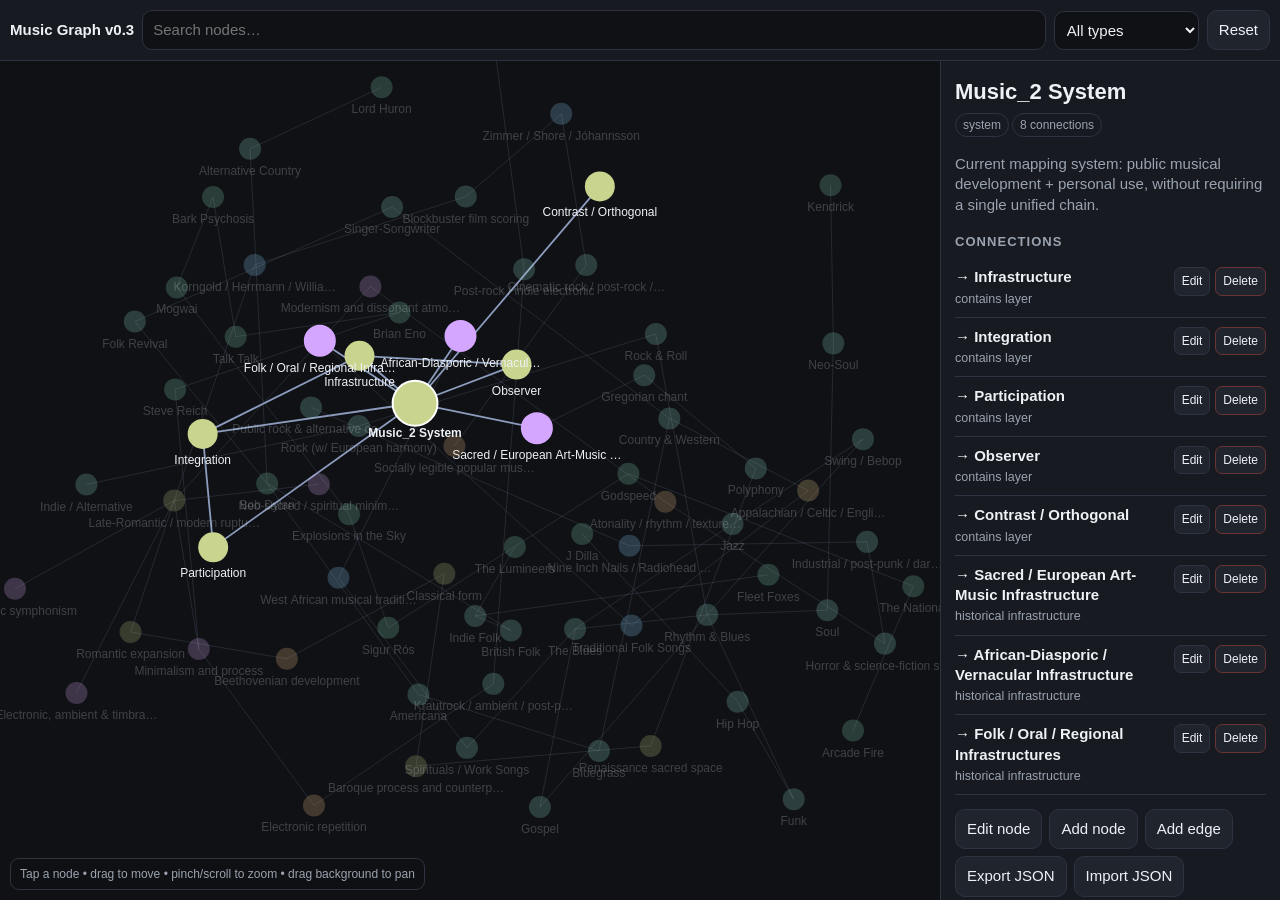
<file: index.html>
<!doctype html>
<html lang="en">
<head>
<meta charset="utf-8" />
<meta name="viewport" content="width=device-width,initial-scale=1,viewport-fit=cover" />
<title>Music Graph v0.3</title>
<style>
:root{--bg:#0f1115;--panel:#171a21;--panel2:#20242d;--text:#eef1f5;--muted:#9aa3af;--border:#2d3340;--accent:#8fb5ff;--danger:#ff8f8f;--ok:#8fd9b6}
*{box-sizing:border-box} body{margin:0;font:15px/1.35 -apple-system,BlinkMacSystemFont,"Segoe UI",sans-serif;background:var(--bg);color:var(--text);height:100dvh;overflow:hidden}
button,input,select,textarea{font:inherit;color:inherit} button{background:var(--panel2);border:1px solid var(--border);border-radius:10px;padding:9px 11px} button:active{transform:translateY(1px)}
#app{display:grid;grid-template-rows:auto 1fr;height:100dvh}.topbar{display:flex;gap:8px;align-items:center;padding:10px max(10px,env(safe-area-inset-right)) 10px max(10px,env(safe-area-inset-left));border-bottom:1px solid var(--border);background:var(--panel);z-index:5}.brand{font-weight:700;white-space:nowrap}.search{flex:1;min-width:80px;background:var(--bg);border:1px solid var(--border);border-radius:10px;padding:9px 10px}.topbar select{background:var(--bg);border:1px solid var(--border);border-radius:10px;padding:9px 8px;max-width:145px}
.main{display:grid;grid-template-columns:1fr 340px;min-height:0}.canvasWrap{position:relative;min-width:0;min-height:0}.canvasWrap canvas{width:100%;height:100%;display:block;touch-action:none}.hint{position:absolute;left:10px;bottom:10px;background:#0f1115cc;border:1px solid var(--border);border-radius:9px;padding:7px 9px;color:var(--muted);font-size:12px;pointer-events:none}.panel{border-left:1px solid var(--border);background:var(--panel);padding:14px;overflow:auto}.muted{color:var(--muted)}.pill{display:inline-block;border:1px solid var(--border);border-radius:999px;padding:3px 7px;margin:2px 3px 2px 0;font-size:12px;color:var(--muted)}.nodeTitle{font-size:22px;font-weight:700;margin:2px 0 4px}.section{margin-top:18px}.section h3{font-size:13px;text-transform:uppercase;letter-spacing:.08em;color:var(--muted);margin:0 0 8px}.edge{padding:9px 0;border-bottom:1px solid var(--border)}.edgeMain{display:flex;align-items:flex-start;justify-content:space-between;gap:8px}.edgeJump{min-width:0;flex:1;cursor:pointer}.edge b{display:block;font-weight:600}.edge small{color:var(--muted)}.edgeActions{display:flex;gap:5px;flex-shrink:0}.edgeActions button{padding:5px 7px;font-size:12px;border-radius:7px}.edgeSelected{background:#20242d;border-radius:8px;padding-left:7px;padding-right:7px}.toolbar{display:flex;flex-wrap:wrap;gap:7px;margin-top:14px}.status{font-size:12px;color:var(--muted);margin-top:8px}.form{display:grid;gap:8px}.form input,.form select,.form textarea{width:100%;background:var(--bg);border:1px solid var(--border);border-radius:9px;padding:9px}.form textarea{min-height:74px;resize:vertical}.tabs{display:flex;gap:6px;margin-bottom:12px}.tabs button.active{outline:2px solid var(--accent)}.danger{border-color:#6b3434}.ok{color:var(--ok)}
#drawerBtn{display:none}.modal{position:fixed;inset:0;background:#0008;display:none;align-items:flex-end;z-index:20}.modal.open{display:flex}.sheet{background:var(--panel);border-radius:18px 18px 0 0;width:100%;max-height:82dvh;overflow:auto;padding:16px 16px calc(16px + env(safe-area-inset-bottom))}.sheetHead{display:flex;align-items:center;justify-content:space-between;margin-bottom:12px}.sheetHead h2{margin:0;font-size:18px}
@media(max-width:760px){.main{grid-template-columns:1fr}.panel{display:none}.brand{font-size:13px}.topbar select{max-width:115px}#drawerBtn{display:block}.hint{bottom:8px}.topbar{gap:6px}.topbar button{padding:9px}.search{max-width:none}}

.canvasWrap canvas{position:absolute;inset:0;z-index:2}.fallbackGraph{position:absolute;inset:0;width:100%;height:100%;z-index:1;background:var(--bg)}
.fbedges line{stroke:#4c5567;stroke-width:1.2;opacity:.55}.fbnode circle{fill:#98a2b3;stroke:#0f1115;stroke-width:2}.fbnode text{fill:#d9dee7;font-size:11px;font-family:-apple-system,BlinkMacSystemFont,"Segoe UI",sans-serif}.fbnode.root circle{fill:#d7b56d}.fbnode.layer circle{fill:#91b5e8}.fbnode.artist circle{fill:#9bc7a7}.fbnode.style circle{fill:#c7a2cf}.fbnode.other circle{fill:#aaa}
.noScriptNote{position:absolute;left:12px;top:12px;z-index:3;background:#171a21e8;border:1px solid var(--border);border-radius:10px;padding:8px 10px;color:var(--muted);font-size:12px;max-width:310px}
</style>
</head>
<body>
<div id="app">
  <div class="topbar">
    <div class="brand">Music Graph v0.3</div>
    <input id="search" class="search" placeholder="Search nodes…" autocomplete="off" />
    <select id="typeFilter"><option value="">All types</option></select>
    <button id="resetBtn" title="Reset view">Reset</button>
    <button id="drawerBtn">Details</button>
  </div>
  <div class="main">
    <div class="canvasWrap"><svg id="fallbackGraph" class="fallbackGraph" viewBox="0 0 1400 1050" preserveAspectRatio="xMidYMid meet" role="img" aria-label="Music graph overview">
<g class="fbedges"><line x1="940.7" y1="666.2" x2="958.1" y2="701.2" /><line x1="940.7" y1="666.2" x2="970.9" y2="691.3" /><line x1="940.7" y1="666.2" x2="977.9" y2="677.0" /><line x1="940.7" y1="666.2" x2="942.2" y2="702.2" /><line x1="940.7" y1="666.2" x2="969.9" y2="654.1" /><line x1="942.2" y1="702.2" x2="958.1" y2="701.2" /><line x1="958.1" y1="701.2" x2="970.9" y2="691.3" /><line x1="970.9" y1="691.3" x2="977.9" y2="677.0" /><line x1="940.7" y1="666.2" x2="892.9" y2="668.8" /><line x1="940.7" y1="666.2" x2="1001.3" y2="578.1" /><line x1="940.7" y1="666.2" x2="856.9" y2="721.9" /><line x1="892.9" y1="668.8" x2="844.2" y2="663.2" /><line x1="844.2" y1="663.2" x2="796.6" y2="647.3" /><line x1="796.6" y1="647.3" x2="754.5" y2="612.7" /><line x1="754.5" y1="612.7" x2="716.8" y2="568.0" /><line x1="716.8" y1="568.0" x2="683.6" y2="515.6" /><line x1="683.6" y1="515.6" x2="655.7" y2="456.4" /><line x1="655.7" y1="456.4" x2="634.1" y2="390.4" /><line x1="634.1" y1="390.4" x2="616.6" y2="318.6" /><line x1="616.6" y1="318.6" x2="626.1" y2="292.0" /><line x1="616.6" y1="318.6" x2="675.0" y2="290.6" /><line x1="616.6" y1="318.6" x2="559.0" y2="335.1" /><line x1="616.6" y1="318.6" x2="591.0" y2="326.6" /><line x1="616.6" y1="318.6" x2="593.2" y2="296.4" /><line x1="616.6" y1="318.6" x2="596.2" y2="254.5" /><line x1="596.2" y1="254.5" x2="578.4" y2="197.3" /><line x1="578.4" y1="197.3" x2="563.2" y2="146.4" /><line x1="563.2" y1="146.4" x2="550.6" y2="103.0" /><line x1="550.6" y1="103.0" x2="541.5" y2="70.0" /><line x1="675.0" y1="290.6" x2="727.6" y2="263.0" /><line x1="727.6" y1="263.0" x2="775.0" y2="237.1" /><line x1="775.0" y1="237.1" x2="817.1" y2="213.6" /><line x1="817.1" y1="213.6" x2="853.1" y2="193.4" /><line x1="853.1" y1="193.4" x2="881.4" y2="178.3" /><line x1="559.0" y1="335.1" x2="605.3" y2="372.0" /><line x1="605.3" y1="372.0" x2="656.8" y2="396.7" /><line x1="656.8" y1="396.7" x2="704.8" y2="415.8" /><line x1="704.8" y1="415.8" x2="746.9" y2="430.6" /><line x1="746.9" y1="430.6" x2="780.2" y2="441.6" /><line x1="487.9" y1="313.1" x2="422.5" y2="288.3" /><line x1="422.5" y1="288.3" x2="360.9" y2="259.7" /><line x1="360.9" y1="259.7" x2="304.3" y2="230.7" /><line x1="304.3" y1="230.7" x2="252.7" y2="201.8" /><line x1="252.7" y1="201.8" x2="205.8" y2="173.4" /><line x1="205.8" y1="173.4" x2="163.8" y2="145.9" /><line x1="163.8" y1="145.9" x2="127.0" y2="120.1" /><line x1="127.0" y1="120.1" x2="95.5" y2="96.8" /><line x1="95.5" y1="96.8" x2="70.0" y2="78.4" /><line x1="559.0" y1="335.1" x2="487.9" y2="313.1" /><line x1="1001.3" y1="578.1" x2="1057.2" y2="489.4" /><line x1="1057.2" y1="489.4" x2="1109.2" y2="399.9" /><line x1="1109.2" y1="399.9" x2="1158.9" y2="310.2" /><line x1="1158.9" y1="310.2" x2="1176.7" y2="269.2" /><line x1="1158.9" y1="310.2" x2="1190.9" y2="293.3" /><line x1="1190.9" y1="293.3" x2="1207.7" y2="263.5" /><line x1="1158.9" y1="310.2" x2="1198.1" y2="232.8" /><line x1="1176.7" y1="269.2" x2="1198.1" y2="232.8" /><line x1="1207.7" y1="263.5" x2="1198.1" y2="232.8" /><line x1="1198.1" y1="232.8" x2="1250.3" y2="210.0" /><line x1="1198.1" y1="232.8" x2="1192.1" y2="173.7" /><line x1="1198.1" y1="232.8" x2="1224.4" y2="177.7" /><line x1="1250.3" y1="210.0" x2="1295.4" y2="190.6" /><line x1="1192.1" y1="173.7" x2="1190.7" y2="122.4" /><line x1="1224.4" y1="177.7" x2="1248.8" y2="131.0" /><line x1="1295.4" y1="190.6" x2="1330.0" y2="177.0" /><line x1="1190.7" y1="122.4" x2="1192.9" y2="84.4" /><line x1="1248.8" y1="131.0" x2="1269.4" y2="97.7" /><line x1="856.9" y1="721.9" x2="771.1" y2="769.1" /><line x1="771.1" y1="769.1" x2="684.9" y2="809.6" /><line x1="684.9" y1="809.6" x2="599.3" y2="845.5" /><line x1="599.3" y1="845.5" x2="537.0" y2="861.8" /><line x1="599.3" y1="845.5" x2="543.5" y2="878.3" /><line x1="537.0" y1="861.8" x2="479.4" y2="882.8" /><line x1="543.5" y1="878.3" x2="486.1" y2="900.1" /><line x1="479.4" y1="882.8" x2="430.0" y2="910.1" /><line x1="486.1" y1="900.1" x2="430.0" y2="910.1" /><line x1="430.0" y1="910.1" x2="407.3" y2="948.5" /><line x1="430.0" y1="910.1" x2="366.2" y2="918.9" /><line x1="366.2" y1="918.9" x2="310.3" y2="930.0" /><line x1="407.3" y1="948.5" x2="391.5" y2="980.0" /><line x1="310.3" y1="930.0" x2="274.6" y2="928.2" /><line x1="310.3" y1="930.0" x2="281.5" y2="952.0" /></g>
<g class="fbnodes"><g class="fbnode other" transform="translate(940.7,666.2)"><circle r="7"/><text y="21" text-anchor="middle">Music_2 System</text><title>Music_2 System — system</title></g><g class="fbnode layer" transform="translate(958.1,701.2)"><circle r="7"/><text y="21" text-anchor="middle">Infrastructure</text><title>Infrastructure — layer</title></g><g class="fbnode layer" transform="translate(970.9,691.3)"><circle r="7"/><text y="21" text-anchor="middle">Integration</text><title>Integration — layer</title></g><g class="fbnode layer" transform="translate(977.9,677.0)"><circle r="7"/><text y="21" text-anchor="middle">Participation</text><title>Participation — layer</title></g><g class="fbnode layer" transform="translate(942.2,702.2)"><circle r="7"/><text y="21" text-anchor="middle">Observer</text><title>Observer — layer</title></g><g class="fbnode layer" transform="translate(969.9,654.1)"><circle r="7"/><text y="21" text-anchor="middle">Contrast / Orthogonal</text><title>Contrast / Orthogonal — layer</title></g><g class="fbnode root" transform="translate(892.9,668.8)"><circle r="11"/><text y="25" text-anchor="middle">Sacred / European Art-M…</text><title>Sacred / European Art-Music Infrastructure — infrastructure</title></g><g class="fbnode root" transform="translate(1001.3,578.1)"><circle r="11"/><text y="25" text-anchor="middle">African-Diasporic / Ver…</text><title>African-Diasporic / Vernacular Infrastructure — infrastructure</title></g><g class="fbnode root" transform="translate(856.9,721.9)"><circle r="11"/><text y="25" text-anchor="middle">Folk / Oral / Regional …</text><title>Folk / Oral / Regional Infrastructures — infrastructure</title></g><g class="fbnode style" transform="translate(844.2,663.2)"><circle r="7"/><text y="21" text-anchor="middle">Gregorian chant</text><title>Gregorian chant — genre/style</title></g><g class="fbnode style" transform="translate(796.6,647.3)"><circle r="7"/><text y="21" text-anchor="middle">Polyphony</text><title>Polyphony — genre/style</title></g><g class="fbnode style" transform="translate(754.5,612.7)"><circle r="7"/><text y="21" text-anchor="middle">Renaissance sacred space</text><title>Renaissance sacred space — period/style</title></g><g class="fbnode style" transform="translate(716.8,568.0)"><circle r="7"/><text y="21" text-anchor="middle">Baroque process and cou…</text><title>Baroque process and counterpoint — period/style</title></g><g class="fbnode style" transform="translate(683.6,515.6)"><circle r="7"/><text y="21" text-anchor="middle">Classical form</text><title>Classical form — period/style</title></g><g class="fbnode style" transform="translate(655.7,456.4)"><circle r="7"/><text y="21" text-anchor="middle">Beethovenian development</text><title>Beethovenian development — concept/style</title></g><g class="fbnode style" transform="translate(634.1,390.4)"><circle r="7"/><text y="21" text-anchor="middle">Romantic expansion</text><title>Romantic expansion — period/style</title></g><g class="fbnode style" transform="translate(616.6,318.6)"><circle r="7"/><text y="21" text-anchor="middle">Late-Romantic / modern …</text><title>Late-Romantic / modern rupture — period/style</title></g><g class="fbnode other" transform="translate(626.1,292.0)"><circle r="7"/><text y="21" text-anchor="middle">Cinematic symphonism</text><title>Cinematic symphonism — branch</title></g><g class="fbnode other" transform="translate(675.0,290.6)"><circle r="7"/><text y="21" text-anchor="middle">Modernism and dissonant…</text><title>Modernism and dissonant atmosphere — branch</title></g><g class="fbnode other" transform="translate(559.0,335.1)"><circle r="7"/><text y="21" text-anchor="middle">Minimalism and process</text><title>Minimalism and process — branch</title></g><g class="fbnode other" transform="translate(591.0,326.6)"><circle r="7"/><text y="21" text-anchor="middle">Neo-sacred / spiritual …</text><title>Neo-sacred / spiritual minimalism — branch</title></g><g class="fbnode other" transform="translate(593.2,296.4)"><circle r="7"/><text y="21" text-anchor="middle">Electronic, ambient &amp; t…</text><title>Electronic, ambient &amp; timbral composition — branch</title></g><g class="fbnode artist" transform="translate(596.2,254.5)"><circle r="7"/><text y="21" text-anchor="middle">Korngold / Herrmann / W…</text><title>Korngold / Herrmann / Williams — artist group</title></g><g class="fbnode style" transform="translate(578.4,197.3)"><circle r="7"/><text y="21" text-anchor="middle">Blockbuster film scoring</text><title>Blockbuster film scoring — genre/style</title></g><g class="fbnode artist" transform="translate(563.2,146.4)"><circle r="7"/><text y="21" text-anchor="middle">Zimmer / Shore / Jóhann…</text><title>Zimmer / Shore / Jóhannsson — artist group</title></g><g class="fbnode style" transform="translate(550.6,103.0)"><circle r="7"/><text y="21" text-anchor="middle">Cinematic rock / post-r…</text><title>Cinematic rock / post-rock / electronic / indie — genre/style</title></g><g class="fbnode style" transform="translate(541.5,70.0)"><circle r="7"/><text y="21" text-anchor="middle">Socially legible popula…</text><title>Socially legible popular music — concept/style</title></g><g class="fbnode style" transform="translate(727.6,263.0)"><circle r="7"/><text y="21" text-anchor="middle">Atonality / rhythm / te…</text><title>Atonality / rhythm / texture / sonic threat — concept/style</title></g><g class="fbnode style" transform="translate(775.0,237.1)"><circle r="7"/><text y="21" text-anchor="middle">Horror &amp; science-fictio…</text><title>Horror &amp; science-fiction scoring — genre/style</title></g><g class="fbnode style" transform="translate(817.1,213.6)"><circle r="7"/><text y="21" text-anchor="middle">Industrial / post-punk …</text><title>Industrial / post-punk / dark electronic — genre/style</title></g><g class="fbnode artist" transform="translate(853.1,193.4)"><circle r="7"/><text y="21" text-anchor="middle">Nine Inch Nails / Radio…</text><title>Nine Inch Nails / Radiohead / darker indie — artist group</title></g><g class="fbnode style" transform="translate(881.4,178.3)"><circle r="7"/><text y="21" text-anchor="middle">Public rock &amp; alternati…</text><title>Public rock &amp; alternative descendants — genre/style</title></g><g class="fbnode style" transform="translate(605.3,372.0)"><circle r="7"/><text y="21" text-anchor="middle">Electronic repetition</text><title>Electronic repetition — concept/style</title></g><g class="fbnode style" transform="translate(656.8,396.7)"><circle r="7"/><text y="21" text-anchor="middle">Krautrock / ambient / p…</text><title>Krautrock / ambient / post-punk process — genre/style</title></g><g class="fbnode style" transform="translate(704.8,415.8)"><circle r="7"/><text y="21" text-anchor="middle">Post-rock / indie elect…</text><title>Post-rock / indie electronic — genre/style</title></g><g class="fbnode artist" transform="translate(746.9,430.6)"><circle r="7"/><text y="21" text-anchor="middle">LCD Soundsystem / Tycho…</text><title>LCD Soundsystem / Tycho / Goodbye Sky Harbor — artist/work group</title></g><g class="fbnode style" transform="translate(780.2,441.6)"><circle r="7"/><text y="21" text-anchor="middle">More public indie &amp; alt…</text><title>More public indie &amp; alternative forms — genre/style</title></g><g class="fbnode artist" transform="translate(487.9,313.1)"><circle r="7"/><text y="21" text-anchor="middle">Steve Reich</text><title>Steve Reich — artist</title></g><g class="fbnode artist" transform="translate(422.5,288.3)"><circle r="7"/><text y="21" text-anchor="middle">Brian Eno</text><title>Brian Eno — artist</title></g><g class="fbnode artist" transform="translate(360.9,259.7)"><circle r="7"/><text y="21" text-anchor="middle">Talk Talk</text><title>Talk Talk — artist</title></g><g class="fbnode artist" transform="translate(304.3,230.7)"><circle r="7"/><text y="21" text-anchor="middle">Bark Psychosis</text><title>Bark Psychosis — artist</title></g><g class="fbnode artist" transform="translate(252.7,201.8)"><circle r="7"/><text y="21" text-anchor="middle">Mogwai</text><title>Mogwai — artist</title></g><g class="fbnode artist" transform="translate(205.8,173.4)"><circle r="7"/><text y="21" text-anchor="middle">Explosions in the Sky</text><title>Explosions in the Sky — artist</title></g><g class="fbnode artist" transform="translate(163.8,145.9)"><circle r="7"/><text y="21" text-anchor="middle">Sigur Rós</text><title>Sigur Rós — artist</title></g><g class="fbnode artist" transform="translate(127.0,120.1)"><circle r="7"/><text y="21" text-anchor="middle">Godspeed</text><title>Godspeed — artist</title></g><g class="fbnode artist" transform="translate(95.5,96.8)"><circle r="7"/><text y="21" text-anchor="middle">The National</text><title>The National — artist</title></g><g class="fbnode artist" transform="translate(70.0,78.4)"><circle r="7"/><text y="21" text-anchor="middle">Arcade Fire</text><title>Arcade Fire — artist</title></g><g class="fbnode style" transform="translate(1057.2,489.4)"><circle r="7"/><text y="21" text-anchor="middle">West African musical tr…</text><title>West African musical traditions — tradition</title></g><g class="fbnode style" transform="translate(1109.2,399.9)"><circle r="7"/><text y="21" text-anchor="middle">Spirituals / Work Songs</text><title>Spirituals / Work Songs — genre/style</title></g><g class="fbnode style" transform="translate(1158.9,310.2)"><circle r="7"/><text y="21" text-anchor="middle">The Blues</text><title>The Blues — genre/style</title></g><g class="fbnode style" transform="translate(1176.7,269.2)"><circle r="7"/><text y="21" text-anchor="middle">Gospel</text><title>Gospel — genre/style</title></g><g class="fbnode style" transform="translate(1190.9,293.3)"><circle r="7"/><text y="21" text-anchor="middle">Jazz</text><title>Jazz — genre/style</title></g><g class="fbnode style" transform="translate(1207.7,263.5)"><circle r="7"/><text y="21" text-anchor="middle">Swing / Bebop</text><title>Swing / Bebop — genre/style</title></g><g class="fbnode style" transform="translate(1198.1,232.8)"><circle r="7"/><text y="21" text-anchor="middle">Rhythm &amp; Blues</text><title>Rhythm &amp; Blues — genre/style</title></g><g class="fbnode style" transform="translate(1250.3,210.0)"><circle r="7"/><text y="21" text-anchor="middle">Soul</text><title>Soul — genre/style</title></g><g class="fbnode style" transform="translate(1192.1,173.7)"><circle r="7"/><text y="21" text-anchor="middle">Funk</text><title>Funk — genre/style</title></g><g class="fbnode style" transform="translate(1224.4,177.7)"><circle r="7"/><text y="21" text-anchor="middle">Rock &amp; Roll</text><title>Rock &amp; Roll — genre/style</title></g><g class="fbnode style" transform="translate(1295.4,190.6)"><circle r="7"/><text y="21" text-anchor="middle">Neo-Soul</text><title>Neo-Soul — genre/style</title></g><g class="fbnode style" transform="translate(1190.7,122.4)"><circle r="7"/><text y="21" text-anchor="middle">Hip Hop</text><title>Hip Hop — genre/style</title></g><g class="fbnode style" transform="translate(1248.8,131.0)"><circle r="7"/><text y="21" text-anchor="middle">Rock (w/ European harmo…</text><title>Rock (w/ European harmony) — genre/style</title></g><g class="fbnode artist" transform="translate(1330.0,177.0)"><circle r="7"/><text y="21" text-anchor="middle">Kendrick</text><title>Kendrick — artist</title></g><g class="fbnode artist" transform="translate(1192.9,84.4)"><circle r="7"/><text y="21" text-anchor="middle">J Dilla</text><title>J Dilla — artist</title></g><g class="fbnode style" transform="translate(1269.4,97.7)"><circle r="7"/><text y="21" text-anchor="middle">Indie / Alternative</text><title>Indie / Alternative — genre/style</title></g><g class="fbnode style" transform="translate(771.1,769.1)"><circle r="7"/><text y="21" text-anchor="middle">Traditional Folk Songs</text><title>Traditional Folk Songs — tradition</title></g><g class="fbnode style" transform="translate(684.9,809.6)"><circle r="7"/><text y="21" text-anchor="middle">Appalachian / Celtic / …</text><title>Appalachian / Celtic / English / Scandinavian / Mediterranean traditions — tradition group</title></g><g class="fbnode style" transform="translate(599.3,845.5)"><circle r="7"/><text y="21" text-anchor="middle">Country &amp; Western</text><title>Country &amp; Western — genre/style</title></g><g class="fbnode style" transform="translate(537.0,861.8)"><circle r="7"/><text y="21" text-anchor="middle">Bluegrass</text><title>Bluegrass — genre/style</title></g><g class="fbnode style" transform="translate(543.5,878.3)"><circle r="7"/><text y="21" text-anchor="middle">Singer-Songwriter</text><title>Singer-Songwriter — genre/style</title></g><g class="fbnode style" transform="translate(479.4,882.8)"><circle r="7"/><text y="21" text-anchor="middle">Americana</text><title>Americana — genre/style</title></g><g class="fbnode style" transform="translate(486.1,900.1)"><circle r="7"/><text y="21" text-anchor="middle">Folk Revival</text><title>Folk Revival — genre/style</title></g><g class="fbnode artist" transform="translate(430.0,910.1)"><circle r="7"/><text y="21" text-anchor="middle">Bob Dylan</text><title>Bob Dylan — artist</title></g><g class="fbnode style" transform="translate(366.2,918.9)"><circle r="7"/><text y="21" text-anchor="middle">British Folk</text><title>British Folk — genre/style</title></g><g class="fbnode style" transform="translate(407.3,948.5)"><circle r="7"/><text y="21" text-anchor="middle">Alternative Country</text><title>Alternative Country — genre/style</title></g><g class="fbnode style" transform="translate(310.3,930.0)"><circle r="7"/><text y="21" text-anchor="middle">Indie Folk</text><title>Indie Folk — genre/style</title></g><g class="fbnode artist" transform="translate(391.5,980.0)"><circle r="7"/><text y="21" text-anchor="middle">Lord Huron</text><title>Lord Huron — artist</title></g><g class="fbnode artist" transform="translate(274.6,928.2)"><circle r="7"/><text y="21" text-anchor="middle">Fleet Foxes</text><title>Fleet Foxes — artist</title></g><g class="fbnode artist" transform="translate(281.5,952.0)"><circle r="7"/><text y="21" text-anchor="middle">The Lumineers</text><title>The Lumineers — artist</title></g></g>
</svg><div id="previewNote" class="noScriptNote">Static preview. For search, editing and tap interaction, open the hosted version in Safari.</div><canvas id="graph"></canvas><div class="hint">Tap a node • drag to move • pinch/scroll to zoom • drag background to pan</div></div>
    <aside id="panel" class="panel"></aside>
  </div>
</div>
<div id="modal" class="modal"><div class="sheet"><div class="sheetHead"><h2>Node details</h2><button id="closeModal">Close</button></div><div id="mobilePanel"></div></div></div>
<script>
const SEED = {
  nodes: [
    {id:'system',name:'Music_2 System',type:'system',notes:'Current mapping system: public musical development + personal use, without requiring a single unified chain.'},
    {id:'layer_infra',name:'Infrastructure',type:'layer',notes:'Preserves continuity across time and major life transitions.'},
    {id:'layer_integ',name:'Integration',type:'layer',notes:'Connects inner life to ordinary social life.'},
    {id:'layer_part',name:'Participation',type:'layer',notes:'Helps join life from inside the moment; kinetic, immediate, social, present-tense.'},
    {id:'layer_obs',name:'Observer',type:'layer',notes:'Helps stand slightly outside experience and interpret it.'},
    {id:'layer_contrast',name:'Contrast / Orthogonal',type:'layer',notes:'Supplies a state missing from the rest of life.'},

    {id:'sacred_root',name:'Sacred / European Art-Music Infrastructure',type:'infrastructure',notes:'Form, harmony, orchestration, sacred space, developmental narrative, modern compositional forks.'},
    {id:'african_root',name:'African-Diasporic / Vernacular Infrastructure',type:'infrastructure',notes:'Groove, repetition, improvisation, call and response, embodied participation, timbral identity, communal transformation.'},
    {id:'folk_root',name:'Folk / Oral / Regional Infrastructures',type:'infrastructure',notes:'Narrative song, memory, place, ritual, communal repertoire, inherited identity.'},

    {id:'gregorian',name:'Gregorian chant',type:'genre/style'}, {id:'polyphony',name:'Polyphony',type:'genre/style'}, {id:'renaissance_sacred',name:'Renaissance sacred space',type:'period/style'}, {id:'baroque',name:'Baroque process and counterpoint',type:'period/style'}, {id:'classical',name:'Classical form',type:'period/style'}, {id:'beethoven_dev',name:'Beethovenian development',type:'concept/style'}, {id:'romantic',name:'Romantic expansion',type:'period/style'}, {id:'late_romantic',name:'Late-Romantic / modern rupture',type:'period/style'},
    {id:'cinematic_sym',name:'Cinematic symphonism',type:'branch'}, {id:'modernism',name:'Modernism and dissonant atmosphere',type:'branch'}, {id:'minimalism',name:'Minimalism and process',type:'branch'}, {id:'neo_sacred',name:'Neo-sacred / spiritual minimalism',type:'branch'}, {id:'electronic_ambient',name:'Electronic, ambient & timbral composition',type:'branch'},

    {id:'korngold_herrmann_williams',name:'Korngold / Herrmann / Williams',type:'artist group'}, {id:'blockbuster_score',name:'Blockbuster film scoring',type:'genre/style'}, {id:'zimmer_shore_johannsson',name:'Zimmer / Shore / Jóhannsson',type:'artist group'}, {id:'cinematic_rock',name:'Cinematic rock / post-rock / electronic / indie',type:'genre/style'}, {id:'social_pop',name:'Socially legible popular music',type:'concept/style'},
    {id:'atonal_texture',name:'Atonality / rhythm / texture / sonic threat',type:'concept/style'}, {id:'horror_scifi',name:'Horror & science-fiction scoring',type:'genre/style'}, {id:'industrial_postpunk',name:'Industrial / post-punk / dark electronic',type:'genre/style'}, {id:'nin_radiohead',name:'Nine Inch Nails / Radiohead / darker indie',type:'artist group'}, {id:'public_alt',name:'Public rock & alternative descendants',type:'genre/style'},
    {id:'electronic_rep',name:'Electronic repetition',type:'concept/style'}, {id:'kraut_ambient',name:'Krautrock / ambient / post-punk process',type:'genre/style'}, {id:'postrock_indieelec',name:'Post-rock / indie electronic',type:'genre/style'}, {id:'lcd_tycho_gsh',name:'LCD Soundsystem / Tycho / Goodbye Sky Harbor',type:'artist/work group'}, {id:'public_indie',name:'More public indie & alternative forms',type:'genre/style'},

    {id:'reich',name:'Steve Reich',type:'artist'}, {id:'eno',name:'Brian Eno',type:'artist'}, {id:'talktalk',name:'Talk Talk',type:'artist'}, {id:'bark',name:'Bark Psychosis',type:'artist'}, {id:'mogwai',name:'Mogwai',type:'artist'}, {id:'eits',name:'Explosions in the Sky',type:'artist'}, {id:'sigur',name:'Sigur Rós',type:'artist'}, {id:'godspeed',name:'Godspeed',type:'artist'}, {id:'national',name:'The National',type:'artist'}, {id:'arcade',name:'Arcade Fire',type:'artist'},

    {id:'west_africa',name:'West African musical traditions',type:'tradition'}, {id:'spirituals',name:'Spirituals / Work Songs',type:'genre/style'}, {id:'blues',name:'The Blues',type:'genre/style'}, {id:'gospel',name:'Gospel',type:'genre/style'}, {id:'jazz',name:'Jazz',type:'genre/style'}, {id:'swing_bebop',name:'Swing / Bebop',type:'genre/style'}, {id:'rnb',name:'Rhythm & Blues',type:'genre/style'}, {id:'soul',name:'Soul',type:'genre/style'}, {id:'funk',name:'Funk',type:'genre/style'}, {id:'rockroll',name:'Rock & Roll',type:'genre/style'}, {id:'neosoul',name:'Neo-Soul',type:'genre/style'}, {id:'hiphop',name:'Hip Hop',type:'genre/style'}, {id:'rock',name:'Rock (w/ European harmony)',type:'genre/style'}, {id:'kendrick',name:'Kendrick',type:'artist'}, {id:'jdilla',name:'J Dilla',type:'artist'}, {id:'indie_alt',name:'Indie / Alternative',type:'genre/style'},

    {id:'trad_folk',name:'Traditional Folk Songs',type:'tradition'}, {id:'regional_trad',name:'Appalachian / Celtic / English / Scandinavian / Mediterranean traditions',type:'tradition group'}, {id:'country_western',name:'Country & Western',type:'genre/style'}, {id:'bluegrass',name:'Bluegrass',type:'genre/style'}, {id:'singersong',name:'Singer-Songwriter',type:'genre/style'}, {id:'americana',name:'Americana',type:'genre/style'}, {id:'folk_revival',name:'Folk Revival',type:'genre/style'}, {id:'dylan',name:'Bob Dylan',type:'artist'}, {id:'brit_folk',name:'British Folk',type:'genre/style'}, {id:'alt_country',name:'Alternative Country',type:'genre/style'}, {id:'indie_folk',name:'Indie Folk',type:'genre/style'}, {id:'lord_huron',name:'Lord Huron',type:'artist'}, {id:'fleet_foxes',name:'Fleet Foxes',type:'artist'}, {id:'lumineers',name:'The Lumineers',type:'artist'}
  ],
  edges: [
    {source:'system',target:'layer_infra',type:'contains layer'}, {source:'system',target:'layer_integ',type:'contains layer'}, {source:'system',target:'layer_part',type:'contains layer'}, {source:'system',target:'layer_obs',type:'contains layer'}, {source:'system',target:'layer_contrast',type:'contains layer'},
    {source:'layer_obs',target:'layer_infra',type:'extends toward'}, {source:'layer_infra',target:'layer_integ',type:'extends toward'}, {source:'layer_integ',target:'layer_part',type:'extends toward'},
    {source:'system',target:'sacred_root',type:'historical infrastructure'}, {source:'system',target:'african_root',type:'historical infrastructure'}, {source:'system',target:'folk_root',type:'historical infrastructure'},

    {source:'sacred_root',target:'gregorian',type:'begins from'}, {source:'gregorian',target:'polyphony',type:'develops into'}, {source:'polyphony',target:'renaissance_sacred',type:'develops into'}, {source:'renaissance_sacred',target:'baroque',type:'develops into'}, {source:'baroque',target:'classical',type:'develops into'}, {source:'classical',target:'beethoven_dev',type:'develops into'}, {source:'beethoven_dev',target:'romantic',type:'develops into'}, {source:'romantic',target:'late_romantic',type:'develops into'},
    {source:'late_romantic',target:'cinematic_sym',type:'forks to'}, {source:'late_romantic',target:'modernism',type:'forks to'}, {source:'late_romantic',target:'minimalism',type:'forks to'}, {source:'late_romantic',target:'neo_sacred',type:'forks to'}, {source:'late_romantic',target:'electronic_ambient',type:'forks to'},
    {source:'late_romantic',target:'korngold_herrmann_williams',type:'film-score chain'}, {source:'korngold_herrmann_williams',target:'blockbuster_score',type:'develops into'}, {source:'blockbuster_score',target:'zimmer_shore_johannsson',type:'develops into'}, {source:'zimmer_shore_johannsson',target:'cinematic_rock',type:'develops into'}, {source:'cinematic_rock',target:'social_pop',type:'develops into'},
    {source:'modernism',target:'atonal_texture',type:'develops into'}, {source:'atonal_texture',target:'horror_scifi',type:'develops into'}, {source:'horror_scifi',target:'industrial_postpunk',type:'develops into'}, {source:'industrial_postpunk',target:'nin_radiohead',type:'develops into'}, {source:'nin_radiohead',target:'public_alt',type:'develops into'},
    {source:'minimalism',target:'electronic_rep',type:'develops into'}, {source:'electronic_rep',target:'kraut_ambient',type:'develops into'}, {source:'kraut_ambient',target:'postrock_indieelec',type:'develops into'}, {source:'postrock_indieelec',target:'lcd_tycho_gsh',type:'develops into'}, {source:'lcd_tycho_gsh',target:'public_indie',type:'develops into'},
    {source:'reich',target:'eno',type:'post-rock sketch'}, {source:'eno',target:'talktalk',type:'post-rock sketch'}, {source:'talktalk',target:'bark',type:'post-rock sketch'}, {source:'bark',target:'mogwai',type:'post-rock sketch'}, {source:'mogwai',target:'eits',type:'post-rock sketch'}, {source:'eits',target:'sigur',type:'post-rock sketch'}, {source:'sigur',target:'godspeed',type:'post-rock sketch'}, {source:'godspeed',target:'national',type:'post-rock sketch'}, {source:'national',target:'arcade',type:'post-rock sketch'}, {source:'minimalism',target:'reich',type:'missing-piece chain'},

    {source:'african_root',target:'west_africa',type:'begins from'}, {source:'west_africa',target:'spirituals',type:'develops into'}, {source:'spirituals',target:'blues',type:'develops into'}, {source:'blues',target:'gospel',type:'branches to'}, {source:'blues',target:'jazz',type:'branches to'}, {source:'jazz',target:'swing_bebop',type:'develops into'}, {source:'blues',target:'rnb',type:'develops into'}, {source:'gospel',target:'rnb',type:'feeds into'}, {source:'swing_bebop',target:'rnb',type:'feeds into'}, {source:'rnb',target:'soul',type:'branches to'}, {source:'rnb',target:'funk',type:'branches to'}, {source:'rnb',target:'rockroll',type:'branches to'}, {source:'soul',target:'neosoul',type:'develops into'}, {source:'funk',target:'hiphop',type:'develops into'}, {source:'rockroll',target:'rock',type:'develops into'}, {source:'neosoul',target:'kendrick',type:'current sketch'}, {source:'hiphop',target:'jdilla',type:'current sketch'}, {source:'rock',target:'indie_alt',type:'develops into'},

    {source:'folk_root',target:'trad_folk',type:'begins from'}, {source:'trad_folk',target:'regional_trad',type:'develops into'}, {source:'regional_trad',target:'country_western',type:'develops into'}, {source:'country_western',target:'bluegrass',type:'branches to'}, {source:'country_western',target:'singersong',type:'branches to'}, {source:'bluegrass',target:'americana',type:'develops into'}, {source:'singersong',target:'folk_revival',type:'develops into'}, {source:'americana',target:'dylan',type:'current sketch'}, {source:'folk_revival',target:'dylan',type:'current sketch'}, {source:'dylan',target:'alt_country',type:'branches to'}, {source:'dylan',target:'brit_folk',type:'branches to'}, {source:'brit_folk',target:'indie_folk',type:'develops into'}, {source:'alt_country',target:'lord_huron',type:'current sketch'}, {source:'indie_folk',target:'fleet_foxes',type:'current sketch'}, {source:'indie_folk',target:'lumineers',type:'current sketch'}
  ]
};

const KEY='musicGraphV0';
let data=loadData();
let selectedId='system', selectedEdgeIdx=null, hoveredId=null, filterType='', searchText='';
const canvas=document.getElementById('graph'), ctx=canvas.getContext('2d');
let dpr=1,w=0,h=0,scale=1,offsetX=0,offsetY=0,dragNode=null,panning=false,lastX=0,lastY=0,moved=false;
let nodes=[], edges=[];
const palette=['#8fb5ff','#8fd9b6','#d5a6ff','#ffc98f','#ff9da5','#94d8ff','#c9d58f','#e7b8ff','#b1b7c4','#ffd98f','#9de0d0'];
function clone(x){return JSON.parse(JSON.stringify(x))}
function loadData(){try{const x=localStorage.getItem(KEY);return x?JSON.parse(x):clone(SEED)}catch(e){return clone(SEED)}}
function saveData(){localStorage.setItem(KEY,JSON.stringify(data));document.querySelectorAll('.status').forEach(x=>x.textContent='Saved locally on this device.')} 
function colorFor(type){let hash=0;for(const c of type)hash=(hash*31+c.charCodeAt(0))>>>0;return palette[hash%palette.length]}
function rebuild(){
  const old=new Map(nodes.map(n=>[n.id,n]));
  nodes=data.nodes.map((n,i)=>Object.assign({},n, old.get(n.id)||{x:w/2+(Math.random()-.5)*200,y:h/2+(Math.random()-.5)*200,vx:0,vy:0}, {r:n.type==='system'?19:n.type==='infrastructure'?16:n.type==='layer'?15:11}));
  const map=new Map(nodes.map(n=>[n.id,n])); edges=data.edges.map((e,dataIndex)=>Object.assign({},e,{dataIndex,a:map.get(e.source),b:map.get(e.target)})).filter(e=>e.a&&e.b);
  populateTypes(); renderPanel();
}
function populateTypes(){const sel=document.getElementById('typeFilter'), val=sel.value; const types=[...new Set(data.nodes.map(n=>n.type))].sort();sel.innerHTML='<option value="">All types</option>'+types.map(t=>`<option>${esc(t)}</option>`).join('');sel.value=val}
function visible(n){return (!filterType||n.type===filterType)&&(!searchText||n.name.toLowerCase().includes(searchText)||n.type.toLowerCase().includes(searchText)||(n.notes||'').toLowerCase().includes(searchText))}
function neighborSet(id){const s=new Set([id]);for(const e of edges){if(e.source===id)s.add(e.target);if(e.target===id)s.add(e.source)}return s}
function resize(){const r=canvas.getBoundingClientRect();dpr=Math.min(2,devicePixelRatio||1);w=r.width;h=r.height;canvas.width=Math.round(w*dpr);canvas.height=Math.round(h*dpr);ctx.setTransform(dpr,0,0,dpr,0,0);}
function simulate(){
  const vis=nodes.filter(visible); const vset=new Set(vis.map(n=>n.id));
  for(let i=0;i<vis.length;i++)for(let j=i+1;j<vis.length;j++){const a=vis[i],b=vis[j],dx=b.x-a.x,dy=b.y-a.y,d2=dx*dx+dy*dy+0.1,dist=Math.sqrt(d2),force=Math.min(1.4,1300/d2);a.vx-=dx/dist*force;b.vx+=dx/dist*force;a.vy-=dy/dist*force;b.vy+=dy/dist*force}
  for(const e of edges){if(!vset.has(e.source)||!vset.has(e.target))continue;const a=e.a,b=e.b,dx=b.x-a.x,dy=b.y-a.y,dist=Math.sqrt(dx*dx+dy*dy)+.01,target=90,force=(dist-target)*.004;a.vx+=dx/dist*force;b.vx-=dx/dist*force;a.vy+=dy/dist*force;b.vy-=dy/dist*force}
  for(const n of vis){n.vx+=(w/2-n.x)*.00015;n.vy+=(h/2-n.y)*.00015;if(n!==dragNode){n.vx*=.88;n.vy*=.88;n.x+=n.vx;n.y+=n.vy}}
}
function worldToScreen(n){return {x:n.x*scale+offsetX,y:n.y*scale+offsetY}}
function screenToWorld(x,y){return{x:(x-offsetX)/scale,y:(y-offsetY)/scale}}
function draw(){ctx.clearRect(0,0,w,h);if(w>20&&h>20){const fb=document.getElementById('fallbackGraph'),pn=document.getElementById('previewNote');if(fb)fb.style.display='none';if(pn)pn.style.display='none';}const vis=nodes.filter(visible),vset=new Set(vis.map(n=>n.id)),focus=selectedId?neighborSet(selectedId):null;
  ctx.lineWidth=1; for(let i=0;i<edges.length;i++){const e=edges[i];if(!vset.has(e.source)||!vset.has(e.target))continue;const a=worldToScreen(e.a),b=worldToScreen(e.b),chosen=e.dataIndex===selectedEdgeIdx,hot=chosen||(focus&&focus.has(e.source)&&focus.has(e.target));ctx.strokeStyle=chosen?'rgba(255,217,143,.95)':hot?'rgba(190,211,255,.72)':'rgba(120,130,150,.22)';ctx.lineWidth=chosen?4:hot?1.8:1;ctx.beginPath();ctx.moveTo(a.x,a.y);ctx.lineTo(b.x,b.y);ctx.stroke()}
  for(const n of vis){const p=worldToScreen(n),hot=selectedId===n.id,near=focus&&focus.has(n.id),dim=focus&&!near;ctx.globalAlpha=dim?.22:1;ctx.fillStyle=colorFor(n.type);ctx.beginPath();ctx.arc(p.x,p.y,n.r*(hot?1.18:1),0,Math.PI*2);ctx.fill();if(hot){ctx.strokeStyle='#fff';ctx.lineWidth=2;ctx.stroke()} if(scale>.62||hot||n===nodes.find(x=>x.id===hoveredId)){ctx.fillStyle='#eef1f5';ctx.font=(hot?'600 ':'')+'12px -apple-system,BlinkMacSystemFont,sans-serif';ctx.textAlign='center';ctx.fillText(short(n.name,29),p.x,p.y+n.r+15)}ctx.globalAlpha=1}
}
function tick(){simulate();draw();requestAnimationFrame(tick)}
function hit(x,y){let best=null,bd=Infinity;for(const n of nodes.filter(visible)){const p=worldToScreen(n),d=Math.hypot(p.x-x,p.y-y);if(d<n.r+10&&d<bd){best=n;bd=d}}return best}
function hitEdge(x,y){const vis=new Set(nodes.filter(visible).map(n=>n.id));let best=null,bd=Infinity;for(const e of edges){if(!vis.has(e.source)||!vis.has(e.target))continue;const a=worldToScreen(e.a),b=worldToScreen(e.b),dx=b.x-a.x,dy=b.y-a.y,l2=dx*dx+dy*dy;if(!l2)continue;let t=((x-a.x)*dx+(y-a.y)*dy)/l2;t=Math.max(0,Math.min(1,t));const px=a.x+t*dx,py=a.y+t*dy,d=Math.hypot(x-px,y-py);if(d<10&&d<bd){best=e;bd=d}}return best}
function pointerPos(ev){const r=canvas.getBoundingClientRect();return{x:ev.clientX-r.left,y:ev.clientY-r.top}}
canvas.addEventListener('pointerdown',e=>{canvas.setPointerCapture(e.pointerId);const p=pointerPos(e),n=hit(p.x,p.y);moved=false;lastX=p.x;lastY=p.y;if(n){dragNode=n;const q=screenToWorld(p.x,p.y);n.x=q.x;n.y=q.y}else panning=true});
canvas.addEventListener('pointermove',e=>{const p=pointerPos(e);hoveredId=hit(p.x,p.y)?.id||null;if(Math.hypot(p.x-lastX,p.y-lastY)>3)moved=true;if(dragNode){const q=screenToWorld(p.x,p.y);dragNode.x=q.x;dragNode.y=q.y;dragNode.vx=dragNode.vy=0}else if(panning){offsetX+=p.x-lastX;offsetY+=p.y-lastY}lastX=p.x;lastY=p.y});
canvas.addEventListener('pointerup',e=>{const p=pointerPos(e);if(!moved){const n=hit(p.x,p.y);if(n){selectedId=n.id;selectedEdgeIdx=null;renderPanel();if(innerWidth<761)openModal()}else{const edge=hitEdge(p.x,p.y);if(edge){selectedEdgeIdx=edge.dataIndex;showEditEdge(edge.dataIndex);if(innerWidth<761)openModal()}}}dragNode=null;panning=false});
canvas.addEventListener('wheel',e=>{e.preventDefault();const p=pointerPos(e),before=screenToWorld(p.x,p.y),factor=Math.exp(-e.deltaY*.001);scale=Math.max(.25,Math.min(3.5,scale*factor));offsetX=p.x-before.x*scale;offsetY=p.y-before.y*scale},{passive:false});
let touches=new Map(), pinchDist=0;
canvas.addEventListener('pointerdown',e=>{touches.set(e.pointerId,{x:e.clientX,y:e.clientY}); if(touches.size===2){const a=[...touches.values()];pinchDist=Math.hypot(a[0].x-a[1].x,a[0].y-a[1].y)}});
canvas.addEventListener('pointermove',e=>{if(!touches.has(e.pointerId))return;touches.set(e.pointerId,{x:e.clientX,y:e.clientY});if(touches.size===2){const a=[...touches.values()],d=Math.hypot(a[0].x-a[1].x,a[0].y-a[1].y);if(pinchDist){scale=Math.max(.25,Math.min(3.5,scale*(d/pinchDist)))}pinchDist=d}});
canvas.addEventListener('pointerup',e=>touches.delete(e.pointerId));canvas.addEventListener('pointercancel',e=>touches.delete(e.pointerId));
function renderPanel(){const n=data.nodes.find(x=>x.id===selectedId)||data.nodes[0];if(!n)return;const related=data.edges.map((e,idx)=>({e,idx})).filter(x=>x.e.source===n.id||x.e.target===n.id).map(x=>{const e=x.e,out=e.source===n.id,other=data.nodes.find(y=>y.id===(out?e.target:e.source));return {idx:x.idx,dir:out?'→':'←',type:e.type,notes:e.notes||'',other}}).filter(x=>x.other);
 const html=`<div class="nodeTitle">${esc(n.name)}</div><div><span class="pill">${esc(n.type)}</span><span class="pill">${related.length} connection${related.length===1?'':'s'}</span></div><p class="muted">${esc(n.notes||'No notes yet.')}</p><div class="section"><h3>Connections</h3>${related.length?related.map(r=>`<div class="edge ${selectedEdgeIdx===r.idx?'edgeSelected':''}"><div class="edgeMain"><div class="edgeJump" data-jump="${esc(r.other.id)}"><b>${r.dir} ${esc(r.other.name)}</b><small>${esc(r.type)}${r.notes?' · '+esc(r.notes):''}</small></div><div class="edgeActions"><button onclick="showEditEdge(${r.idx});event.stopPropagation()">Edit</button><button class="danger" onclick="deleteEdge(${r.idx});event.stopPropagation()">Delete</button></div></div></div>`).join(''):'<div class="muted">No connections.</div>'}</div><div class="toolbar"><button onclick="showEditNode()">Edit node</button><button onclick="showAddNode()">Add node</button><button onclick="showAddEdge()">Add edge</button><button onclick="exportData()">Export JSON</button><button onclick="document.getElementById('importFile').click()">Import JSON</button><input id="importFile" type="file" accept="application/json" hidden onchange="importData(event)"><button class="danger" onclick="resetSeed()">Restore seed</button></div><div class="status">Changes are stored in this browser using local storage.</div>`;
 document.getElementById('panel').innerHTML=html;document.getElementById('mobilePanel').innerHTML=html;document.querySelectorAll('[data-jump]').forEach(el=>el.onclick=()=>{selectedId=el.dataset.jump;selectedEdgeIdx=null;renderPanel()})}
function editForm(mode){const n=mode==='edit'?data.nodes.find(x=>x.id===selectedId):{id:'',name:'',type:'artist',notes:''};const del=mode==='edit'?`<button class="danger" onclick="deleteNode('${attr(n.id)}')">Delete node</button>`:'';return `<div class="form"><label>Name<input id="fName" value="${attr(n.name)}"></label><label>Type<input id="fType" value="${attr(n.type)}"></label><label>Notes<textarea id="fNotes">${esc(n.notes||'')}</textarea></label><button onclick="saveNode('${mode}')">Save</button>${del}<button onclick="renderPanel()">Cancel</button></div>`}
function showEditNode(){setPanels(editForm('edit'))} function showAddNode(){setPanels(editForm('add'))}
function edgeOptions(selected){return data.nodes.map(n=>`<option value="${attr(n.id)}" ${n.id===selected?'selected':''}>${esc(n.name)}</option>`).join('')}
function showAddEdge(){selectedEdgeIdx=null;setPanels(`<div class="form"><div class="nodeTitle">Add relationship</div><label>From<select id="eFrom">${edgeOptions(selectedId)}</select></label><label>Relationship<input id="eType" placeholder="e.g. develops into"></label><label>To<select id="eTo">${edgeOptions('')}</select></label><label>Notes<textarea id="eNotes"></textarea></label><button onclick="saveEdge()">Save edge</button><button onclick="renderPanel()">Cancel</button></div>`)}
function showEditEdge(idx){const e=data.edges[idx];if(!e)return;selectedEdgeIdx=idx;const a=data.nodes.find(n=>n.id===e.source),b=data.nodes.find(n=>n.id===e.target);setPanels(`<div class="form"><div class="nodeTitle">Edit relationship</div><div class="muted">${esc(a?.name||e.source)} → ${esc(b?.name||e.target)}</div><label>From<select id="eFrom">${edgeOptions(e.source)}</select></label><label>Relationship<input id="eType" value="${attr(e.type||'')}"></label><label>To<select id="eTo">${edgeOptions(e.target)}</select></label><label>Notes<textarea id="eNotes">${esc(e.notes||'')}</textarea></label><button onclick="saveEditedEdge(${idx})">Save changes</button><button class="danger" onclick="deleteEdge(${idx})">Delete relationship</button><button onclick="selectedEdgeIdx=null;renderPanel()">Cancel</button></div>`)}
function setPanels(html){document.getElementById('panel').innerHTML=html;document.getElementById('mobilePanel').innerHTML=html}
function slug(s){let base=s.toLowerCase().normalize('NFKD').replace(/[^a-z0-9]+/g,'_').replace(/^_|_$/g,'')||'node',id=base,i=2;while(data.nodes.some(n=>n.id===id))id=base+'_'+i++;return id}
function saveNode(mode){const name=val('fName').trim(),type=val('fType').trim()||'unknown',notes=val('fNotes').trim();if(!name)return alert('Name is required.');if(mode==='edit'){const n=data.nodes.find(x=>x.id===selectedId);Object.assign(n,{name,type,notes})}else{const id=slug(name);data.nodes.push({id,name,type,notes});selectedId=id}saveData();rebuild()}
function saveEdge(){const source=val('eFrom'),target=val('eTo'),type=val('eType').trim()||'related to',notes=val('eNotes').trim();if(source===target)return alert('Choose two different nodes.');data.edges.push({source,target,type,notes});selectedEdgeIdx=data.edges.length-1;saveData();rebuild()}
function saveEditedEdge(idx){const source=val('eFrom'),target=val('eTo'),type=val('eType').trim()||'related to',notes=val('eNotes').trim();if(source===target)return alert('Choose two different nodes.');if(!data.edges[idx])return;data.edges[idx]={source,target,type,notes};selectedId=source;selectedEdgeIdx=idx;saveData();rebuild()}
function deleteEdge(idx){const e=data.edges[idx];if(!e)return;if(!confirm('Delete this relationship?'))return;const keepNode=selectedId;data.edges.splice(idx,1);selectedEdgeIdx=null;selectedId=keepNode;saveData();rebuild()}
function deleteNode(id){const n=data.nodes.find(x=>x.id===id);if(!n)return;const connected=data.edges.filter(e=>e.source===id||e.target===id);const fallbackEdge=connected[0];const fallbackId=fallbackEdge?(fallbackEdge.source===id?fallbackEdge.target:fallbackEdge.source):null;const msg=`Delete “${n.name}”?\n\nThis will also delete ${connected.length} connected relationship${connected.length===1?'':'s'}. This cannot be undone unless you restore/import an earlier JSON export.`;if(!confirm(msg))return;data.edges=data.edges.filter(e=>e.source!==id&&e.target!==id);data.nodes=data.nodes.filter(x=>x.id!==id);selectedEdgeIdx=null;selectedId=(fallbackId&&data.nodes.some(x=>x.id===fallbackId))?fallbackId:(data.nodes[0]?.id||null);saveData();rebuild();if(!selectedId){setPanels('<div class="muted">Graph is empty. Add a node to continue.</div><div class="toolbar"><button onclick="showAddNode()">Add node</button></div>')}}

function val(id){const panels=[document.getElementById('mobilePanel'),document.getElementById('panel')];for(const p of panels){if(!p)continue;const el=p.querySelector('#'+id);if(el&&getComputedStyle(p).display!=='none')return el.value}for(const p of panels){const el=p?.querySelector('#'+id);if(el)return el.value}return ''}
function exportData(){const blob=new Blob([JSON.stringify(data,null,2)],{type:'application/json'}),a=document.createElement('a');a.href=URL.createObjectURL(blob);a.download='music-graph-data.json';a.click();setTimeout(()=>URL.revokeObjectURL(a.href),1000)}
function importData(ev){const f=ev.target.files[0];if(!f)return;const rd=new FileReader();rd.onload=()=>{try{const x=JSON.parse(rd.result);if(!Array.isArray(x.nodes)||!Array.isArray(x.edges))throw Error();data=x;selectedId=data.nodes[0]?.id||null;selectedEdgeIdx=null;saveData();rebuild();alert('Imported.')}catch(e){alert('That file does not look like Music Graph JSON.')}};rd.readAsText(f)}
function resetSeed(){if(confirm('Replace local changes with the original Music_2 seed graph?')){data=clone(SEED);selectedId='system';selectedEdgeIdx=null;saveData();rebuild();resetView()}}
function resetView(){scale=1;offsetX=0;offsetY=0;for(const n of nodes){n.x=w/2+(Math.random()-.5)*250;n.y=h/2+(Math.random()-.5)*250;n.vx=n.vy=0}}
function openModal(){document.getElementById('modal').classList.add('open')}function closeModal(){document.getElementById('modal').classList.remove('open')}
document.getElementById('drawerBtn').onclick=openModal;document.getElementById('closeModal').onclick=closeModal;document.getElementById('modal').onclick=e=>{if(e.target.id==='modal')closeModal()};document.getElementById('resetBtn').onclick=resetView;
document.getElementById('search').addEventListener('input',e=>{searchText=e.target.value.trim().toLowerCase();const exact=nodes.find(n=>n.name.toLowerCase().includes(searchText)&&visible(n));if(searchText&&exact){selectedId=exact.id;renderPanel()}});document.getElementById('typeFilter').addEventListener('change',e=>{filterType=e.target.value});
function short(s,n){return s.length>n?s.slice(0,n-1)+'…':s}function esc(s){return String(s??'').replace(/[&<>"']/g,m=>({'&':'&amp;','<':'&lt;','>':'&gt;','"':'&quot;',"'":'&#39;'}[m]))}function attr(s){return esc(s).replace(/`/g,'&#96;')}
window.addEventListener('resize',resize);resize();rebuild();resetView();tick();
</script>
</body>
</html>
</file>
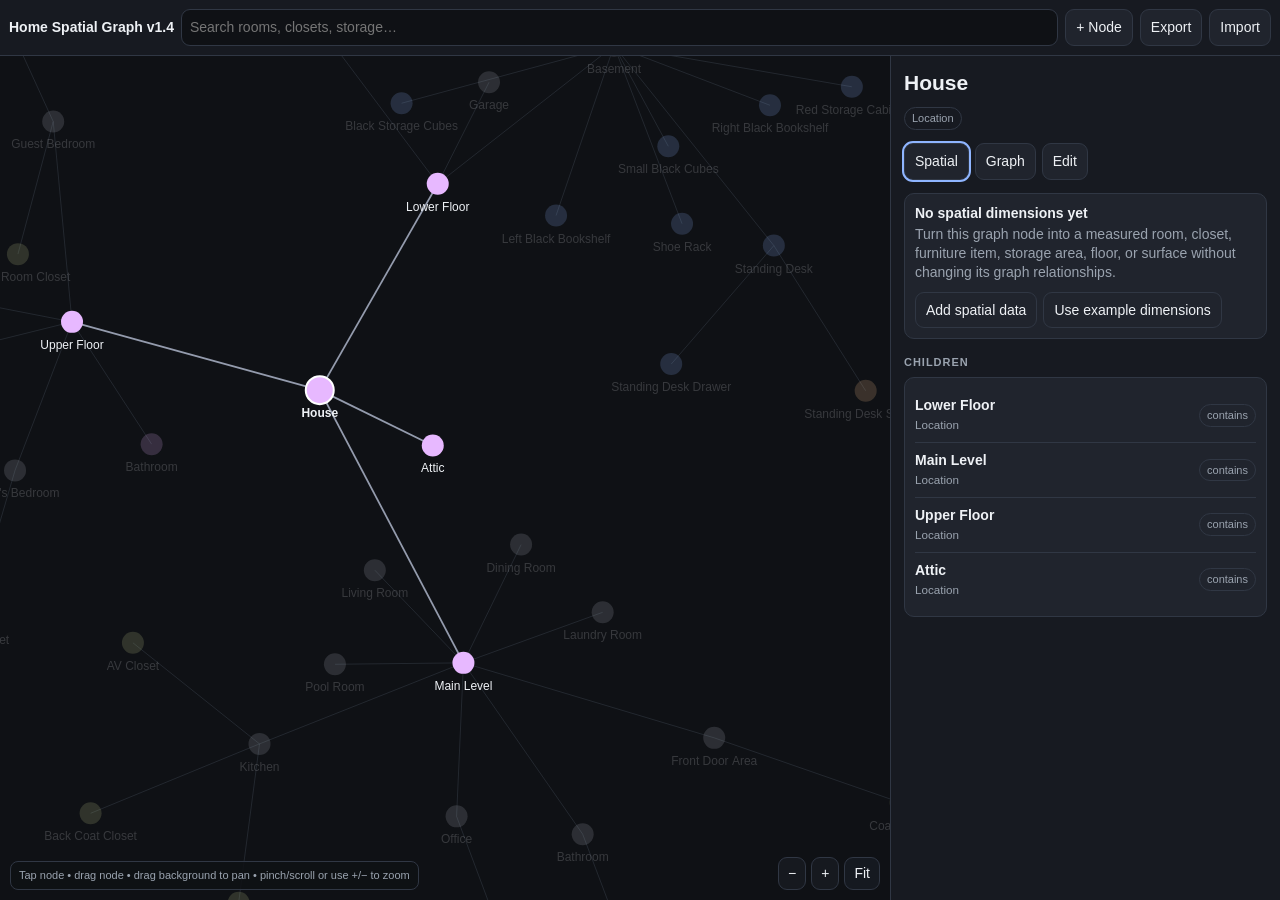
<file: mess.html>
<!doctype html>
<html lang="en"><head><meta charset="utf-8"><meta name="viewport" content="width=device-width,initial-scale=1,viewport-fit=cover">
<title>Home Spatial Graph Prototype v1.3</title>
<style>
:root{--bg:#0f1115;--panel:#171a21;--panel2:#20242d;--text:#eef1f5;--muted:#9aa3af;--border:#303744;--accent:#8fb5ff;--danger:#ff8f8f;--good:#8fd9b6}
*{box-sizing:border-box}body{margin:0;height:100dvh;overflow:hidden;background:var(--bg);color:var(--text);font:14px/1.35 -apple-system,BlinkMacSystemFont,"Segoe UI",sans-serif}button,input,select,textarea{font:inherit;color:inherit}button{background:var(--panel2);border:1px solid var(--border);border-radius:9px;padding:8px 10px;cursor:pointer}button:hover{border-color:#4a5668}.danger{border-color:#6d3b3b}.app{height:100%;display:grid;grid-template-rows:auto 1fr}.bar{display:flex;gap:7px;align-items:center;padding:9px;border-bottom:1px solid var(--border);background:var(--panel)}.brand{font-weight:700;white-space:nowrap}.bar input{flex:1;min-width:80px;background:var(--bg);border:1px solid var(--border);border-radius:9px;padding:8px}.main{display:grid;grid-template-columns:minmax(0,1fr) 390px;min-height:0}.graphWrap{position:relative;min-height:0}.graphWrap canvas{position:absolute;inset:0;width:100%;height:100%;touch-action:none}.zoomCtl{position:absolute;right:10px;bottom:10px;display:flex;gap:5px;z-index:4}.zoomCtl button{padding:6px 9px;background:#171a21e8}.hint{position:absolute;left:10px;bottom:10px;padding:6px 8px;border-radius:8px;background:#0f1115d9;border:1px solid var(--border);color:var(--muted);font-size:11px;pointer-events:none}.panel{border-left:1px solid var(--border);background:var(--panel);overflow:auto;padding:13px}.title{font-size:21px;font-weight:700}.sub{color:var(--muted);margin:2px 0 10px}.pills{display:flex;flex-wrap:wrap;gap:5px;margin-bottom:10px}.pill{font-size:11px;color:var(--muted);border:1px solid var(--border);border-radius:999px;padding:3px 7px}.tabs{display:flex;gap:6px;margin:13px 0}.tabs button.active{outline:2px solid var(--accent)}.section{margin-top:16px}.section h3{margin:0 0 7px;font-size:11px;text-transform:uppercase;letter-spacing:.09em;color:var(--muted)}.card{background:var(--panel2);border:1px solid var(--border);border-radius:10px;padding:10px;margin-bottom:8px}.row{display:grid;grid-template-columns:1fr 1fr;gap:8px}.form{display:grid;gap:8px}.form label{display:grid;gap:4px;color:var(--muted);font-size:12px}.form input,.form select,.form textarea{width:100%;background:var(--bg);border:1px solid var(--border);border-radius:8px;padding:8px;color:var(--text)}.form textarea{min-height:62px}.toolbar{display:flex;gap:6px;flex-wrap:wrap;margin-top:10px}.child{display:flex;justify-content:space-between;gap:8px;align-items:center;padding:8px 0;border-bottom:1px solid var(--border)}.child:last-child{border-bottom:0}.childName{cursor:pointer;min-width:0}.childName b{display:block}.childName small{color:var(--muted)}.spatialCanvas{width:100%;height:260px;background:#11141a;border:1px solid var(--border);border-radius:12px;display:block}.metric{display:grid;grid-template-columns:1fr 1fr;gap:7px;margin-top:8px}.metric .card{margin:0}.metric b{display:block;font-size:16px}.occupancy{height:7px;border-radius:999px;background:#0c0e12;border:1px solid var(--border);overflow:hidden;margin-top:5px}.occupancy span{display:block;height:100%;background:var(--accent)}.empty{display:grid;place-items:center;text-align:center;min-height:250px;color:var(--muted)}.legend{display:grid;grid-template-columns:1fr 1fr;gap:5px;margin-top:8px}.legend span{font-size:11px;color:var(--muted)}.sw{display:inline-block;width:10px;height:10px;border-radius:3px;margin-right:4px}.status{font-size:11px;color:var(--muted);margin-top:8px}.mobileBtn{display:none}.panelClose{display:none;position:sticky;top:0;float:right;z-index:3;width:38px;height:38px;border-radius:999px;font-size:23px;line-height:20px;background:#20242df2}.layoutCanvas{width:100%;height:330px;background:#11141a;border:1px solid var(--border);border-radius:12px;display:block;touch-action:none}.layoutHint{font-size:11px;color:var(--muted);margin:6px 2px 10px}.derived{color:var(--good)}.voxelInfo{font-size:11px;color:var(--muted);margin:6px 2px 0}.boundaryRow{display:grid;grid-template-columns:repeat(3,1fr);gap:6px}.boundaryTag{border:1px solid var(--border);border-radius:8px;padding:7px;background:#151922;font-size:11px;color:var(--muted);text-align:center}
@media(max-width:800px){.main{grid-template-columns:1fr}.panel{position:fixed;z-index:10;left:0;right:0;bottom:0;max-height:76dvh;border-left:0;border-top:1px solid var(--border);border-radius:16px 16px 0 0;transform:translateY(100%);transition:.2s;padding-top:9px}.panel.open{transform:none}.panelClose{display:block}.mobileBtn{display:block}.brand{font-size:12px}.bar button{padding:7px}.hint{bottom:10px}}
</style></head><body>
<div class="app"><div class="bar"><div class="brand">Home Spatial Graph v1.4</div><input id="search" placeholder="Search rooms, closets, storage…"><button id="addNode">+ Node</button><button id="exportBtn">Export</button><button id="importBtn">Import</button><input id="fileInput" type="file" accept="application/json" hidden><button id="panelToggle" class="mobileBtn">Details</button></div><div class="main"><div class="graphWrap"><canvas id="graph"></canvas><div class="zoomCtl"><button onclick="zoomGraph(.8)">−</button><button onclick="zoomGraph(1.25)">+</button><button onclick="fitGraph()">Fit</button></div><div class="hint">Tap node • drag node • drag background to pan • pinch/scroll or use +/− to zoom</div></div><aside id="panel" class="panel"></aside></div></div>
<script>
const EMBEDDED_SEED={"schemaVersion":"1.1","model":"general flexible graph","nodes":[{"id":"house","name":"House","type":"Location","subtitle":"","notes":"","tags":[],"size":11,"color":"","pinned":false,"meta":{},"x":396.02292314593,"y":280.4290895964228},{"id":"garage","name":"Garage","type":"Room","subtitle":"","notes":"","tags":[],"size":11,"color":"","pinned":false,"meta":{},"x":538.6967218155781,"y":45.59537417285542},{"id":"unfinished_room","name":"Unfinished Room","type":"Room","subtitle":"","notes":"","tags":[],"size":11,"color":"","pinned":false,"meta":{},"x":612.5977365165086,"y":-66.79523996058542},{"id":"basement_closet","name":"Basement Closet","type":"Closet","subtitle":"","notes":"","tags":[],"size":11,"color":"","pinned":false,"meta":{},"x":249.39788642160545,"y":-96.06492684433825},{"id":"basement","name":"Basement","type":"Room","subtitle":"","notes":"","tags":[],"size":11,"color":"","pinned":false,"meta":{},"x":667.2738681149893,"y":30.406771770047282},{"id":"pool_room","name":"Pool Room","type":"Room","subtitle":"","notes":"","tags":[],"size":11,"color":"","pinned":false,"meta":{},"x":268.26081764901556,"y":532.8150192128826},{"id":"living_room","name":"Living Room","type":"Room","subtitle":"","notes":"","tags":[],"size":11,"color":"","pinned":false,"meta":{},"x":372.6650273004499,"y":431.3109264962104},{"id":"kitchen","name":"Kitchen","type":"Room","subtitle":"","notes":"","tags":[],"size":11,"color":"","pinned":false,"meta":{},"x":212.06590308862337,"y":608.0537314302337},{"id":"dining_room","name":"Dining Room","type":"Room","subtitle":"","notes":"","tags":[],"size":11,"color":"","pinned":false,"meta":{},"x":477.8139755857026,"y":395.7024883010277},{"id":"office","name":"Office","type":"Room","subtitle":"","notes":"","tags":[],"size":11,"color":"","pinned":false,"meta":{},"x":344.28398925001795,"y":862.0582745189893},{"id":"laundry_room","name":"Laundry Room","type":"Room","subtitle":"","notes":"","tags":[],"size":11,"color":"","pinned":false,"meta":{},"x":607.3906464828452,"y":443.2814221460722},{"id":"lower_floor","name":"Lower Floor","type":"Location","subtitle":"","notes":"","tags":[],"size":11,"color":"","pinned":false,"meta":{},"x":550.7008529653453,"y":82.89630621339379},{"id":"main_level","name":"Main Level","type":"Location","subtitle":"","notes":"","tags":[],"size":11,"color":"","pinned":false,"meta":{},"x":455.5429852752562,"y":558.68564466384},{"id":"bathroom","name":"Bathroom","type":"Room","subtitle":"Basement Bathroom","notes":"","tags":[],"size":11,"color":"","pinned":false,"meta":{},"x":278.41122692068274,"y":-55.90871854381678},{"id":"front_door_area","name":"Front Door Area","type":"Room","subtitle":"","notes":"","tags":[],"size":11,"color":"","pinned":false,"meta":{},"x":616.999879054154,"y":608.9430887503868},{"id":"coat_closet","name":"Coat Closet","type":"Closet","subtitle":"","notes":"","tags":[],"size":11,"color":"","pinned":false,"meta":{},"x":1109.4679837141375,"y":827.2053754419222},{"id":"pantry","name":"Pantry","type":"Closet","subtitle":"","notes":"","tags":[],"size":11,"color":"","pinned":false,"meta":{},"x":318.88009018842604,"y":872.5041444928576},{"id":"av_closet","name":"AV Closet","type":"Closet","subtitle":"","notes":"","tags":[],"size":11,"color":"","pinned":false,"meta":{},"x":-47.26320089827532,"y":450.0215270715415},{"id":"back_coat_closet","name":"Back Coat Closet","type":"Closet","subtitle":"","notes":"","tags":[],"size":11,"color":"","pinned":false,"meta":{},"x":47.85193060709857,"y":704.646947597535},{"id":"office_closet","name":"Office Closet","type":"Closet","subtitle":"","notes":"","tags":[],"size":11,"color":"","pinned":false,"meta":{},"x":578.0334319827115,"y":879.5903686825452},{"id":"bathroom_2","name":"Bathroom","type":"Room","subtitle":"Kitchen Bathroom","notes":"","tags":[],"size":11,"color":"","pinned":false,"meta":{},"x":608.6666666666667,"y":812.0833333333331},{"id":"upper_floor","name":"Upper Floor","type":"Location","subtitle":"","notes":"","tags":[],"size":11,"color":"","pinned":false,"meta":{},"x":115.40422417025647,"y":196.27589324839374},{"id":"attic","name":"Attic","type":"Location","subtitle":"","notes":"","tags":[],"size":11,"color":"","pinned":false,"meta":{},"x":402.4580201356758,"y":410.4290895964228},{"id":"master_bedroom","name":"Master Bedroom","type":"Room","subtitle":"","notes":"","tags":[],"size":11,"color":"","pinned":false,"meta":{},"x":-188.06775293388264,"y":242.17541107433283},{"id":"summer_s_bedroom","name":"Summer's Bedroom","type":"Room","subtitle":"","notes":"","tags":[],"size":11,"color":"","pinned":false,"meta":{},"x":-85.55344839195647,"y":259.4789981115579},{"id":"noah_s_bedroom","name":"Noah's Bedroom","type":"Room","subtitle":"","notes":"","tags":[],"size":11,"color":"","pinned":false,"meta":{},"x":-34.07637279992981,"y":388.53420170847},{"id":"guest_bedroom","name":"Guest Bedroom","type":"Room","subtitle":"","notes":"","tags":[],"size":11,"color":"","pinned":false,"meta":{},"x":-13.775554256595617,"y":98.52250823226308},{"id":"bathroom_3","name":"Bathroom","type":"Location","subtitle":"Kid's Bathroom","notes":"","tags":[],"size":11,"color":"","pinned":false,"meta":{},"x":102.33350304927447,"y":404.7046120190587},{"id":"bathroom_4","name":"Bathroom","type":"Room","subtitle":"Guest Bathroom","notes":"","tags":[],"size":11,"color":"","pinned":false,"meta":{},"x":-84.10338992457568,"y":-25.45749072881523},{"id":"summer_s_closet","name":"Summer's Closet","type":"Closet","subtitle":"","notes":"","tags":[],"size":11,"color":"","pinned":false,"meta":{},"x":-265.36069834720456,"y":337.78215535013373},{"id":"noah_s_closet","name":"Noah's Closet","type":"Closet","subtitle":"","notes":"","tags":[],"size":11,"color":"","pinned":false,"meta":{},"x":-54.665156382243424,"y":470.61400116343816},{"id":"guest_room_closet","name":"Guest Room Closet","type":"Closet","subtitle":"","notes":"","tags":[],"size":11,"color":"","pinned":false,"meta":{},"x":-24.312018861517167,"y":228.52250823226308},{"id":"master_closet","name":"Master Closet","type":"Closet","subtitle":"","notes":"","tags":[],"size":11,"color":"","pinned":false,"meta":{},"x":-25.116947422226055,"y":179.5020243390802},{"id":"master_bathroom","name":"Master Bathroom","type":"Room","subtitle":"","notes":"","tags":[],"size":11,"color":"","pinned":false,"meta":{},"x":-158.48591439484352,"y":-22.05558740149197},{"id":"toilet_room","name":"Toilet Room","type":"Room","subtitle":"","notes":"","tags":[],"size":11,"color":"","pinned":false,"meta":{},"x":102.24409353226544,"y":-257.2424548916058},{"id":"main_desk","name":"Main Desk","type":"Storage Area","subtitle":"","notes":"","tags":[],"size":11,"color":"","pinned":false,"meta":{},"x":726.4734501440163,"y":-222.75734290380814},{"id":"standing_desk","name":"Standing Desk","type":"Storage Area","subtitle":"","notes":"","tags":[],"size":11,"color":"","pinned":false,"meta":{},"x":789.5472938485988,"y":191.10530594527995},{"id":"printer_table","name":"Printer Table","type":"Surface","subtitle":"","notes":"","tags":[],"size":11,"color":"","pinned":false,"meta":{},"x":519.4458086079856,"y":-32.369527472653004},{"id":"tv_cabinet","name":"TV Cabinet","type":"Storage Area","subtitle":"","notes":"","tags":[],"size":11,"color":"","pinned":false,"meta":{},"x":518.433287652458,"y":-128.55901824775833},{"id":"white_cabinet","name":"White Cabinet","type":"Storage Area","subtitle":"","notes":"","tags":[],"size":11,"color":"","pinned":false,"meta":{},"x":736.1252930908543,"y":-186.27271271282146},{"id":"left_black_bookshelf","name":"Left Black Bookshelf","type":"Storage Area","subtitle":"","notes":"","tags":[],"size":11,"color":"","pinned":false,"meta":{},"x":555.8965630069728,"y":119.50861585646052},{"id":"black_storage_cubes","name":"Black Storage Cubes","type":"Storage Area","subtitle":"","notes":"","tags":[],"size":11,"color":"","pinned":false,"meta":{},"x":165.16049513452975,"y":72.72752063587876},{"id":"right_black_bookshelf","name":"Right Black Bookshelf","type":"Storage Area","subtitle":"","notes":"","tags":[],"size":11,"color":"","pinned":false,"meta":{},"x":797.3845302185043,"y":90.25103698445997},{"id":"small_black_cubes","name":"Small Black Cubes","type":"Storage Area","subtitle":"","notes":"","tags":[],"size":11,"color":"","pinned":false,"meta":{},"x":627.2343528135941,"y":89.53030488312754},{"id":"red_storage_cabinet","name":"Red Storage Cabinet","type":"Storage Area","subtitle":"","notes":"","tags":[],"size":11,"color":"","pinned":false,"meta":{},"x":895.0910831086599,"y":84.07038241300074},{"id":"shoe_rack","name":"Shoe Rack","type":"Storage Area","subtitle":"","notes":"","tags":[],"size":11,"color":"","pinned":false,"meta":{},"x":665.5389813706196,"y":160.40677177004727},{"id":"standing_desk_drawer","name":"Standing Desk Drawer","type":"Storage Area","subtitle":"","notes":"","tags":[],"size":11,"color":"","pinned":false,"meta":{},"x":589.661755578312,"y":239.80590485774502},{"id":"main_desk_cabinet","name":"Main Desk Cabinet","type":"Storage Area","subtitle":"","notes":"","tags":[],"size":11,"color":"","pinned":false,"meta":{},"x":696.9638370161535,"y":-121.63135463104874},{"id":"main_desk_upper_drawer","name":"Main Desk Upper Drawer","type":"Storage Area","subtitle":"","notes":"","tags":[],"size":11,"color":"","pinned":false,"meta":{},"x":671.5081784234648,"y":-125.63841959212186},{"id":"main_desk_lower_drawer","name":"Main Desk Lower Drawer","type":"Storage Area","subtitle":"","notes":"","tags":[],"size":11,"color":"","pinned":false,"meta":{},"x":697.1144931816311,"y":-119.6278221505122},{"id":"standing_desk_surface","name":"Standing Desk Surface","type":"Surface","subtitle":"","notes":"","tags":[],"size":11,"color":"","pinned":false,"meta":{},"x":802.7171680879615,"y":321.10530594527995},{"id":"main_desk_surface","name":"Main Desk Surface","type":"Surface","subtitle":"","notes":"","tags":[],"size":11,"color":"","pinned":false,"meta":{},"x":813.6284780769777,"y":-373.9510114326718},{"id":"left_under_monitor_storage","name":"Left Under Monitor Storage","type":"Storage Area","subtitle":"","notes":"","tags":[],"size":11,"color":"","pinned":false,"meta":{},"x":804.403528724498,"y":-224.27084383490626},{"id":"right_under_monitor_storage","name":"Right under Monitor Storage","type":"Storage Area","subtitle":"","notes":"","tags":[],"size":11,"color":"","pinned":false,"meta":{},"x":819.3048184904127,"y":-243.9510114326718},{"id":"ml_nightstand","name":"ML Nightstand","type":"Storage Area","subtitle":"","notes":"","tags":[],"size":11,"color":"","pinned":false,"meta":{},"x":-325.44781665755625,"y":420.16782940245},{"id":"al_nightstand","name":"AL Nightstand","type":"Storage Area","subtitle":"","notes":"","tags":[],"size":11,"color":"","pinned":false,"meta":{},"x":-238.20646232208543,"y":127.35776657534983},{"id":"chest_with_mirror","name":"Chest with Mirror","type":"Storage Area","subtitle":"","notes":"","tags":[],"size":11,"color":"","pinned":false,"meta":{},"x":-85.48259283338166,"y":219.34510549921424},{"id":"chest_with_mirror_surface","name":"Chest with Mirror Surface","type":"Surface","subtitle":"","notes":"","tags":[],"size":11,"color":"","pinned":false,"meta":{},"x":-472.3542351649886,"y":250.6989916703274},{"id":"top_drawer","name":"Top Drawer","type":"Storage Area","subtitle":"","notes":"","tags":[],"size":11,"color":"","pinned":false,"meta":{},"x":-223.88130363612134,"y":363.04156732416754},{"id":"middle_drawer","name":"Middle Drawer","type":"Storage Area","subtitle":"","notes":"","tags":[],"size":11,"color":"","pinned":false,"meta":{},"x":-235.15741076135546,"y":387.7198727245399},{"id":"bottom_drawer","name":"Bottom Drawer","type":"Storage Area","subtitle":"","notes":"","tags":[],"size":11,"color":"","pinned":false,"meta":{},"x":-230.92286607130663,"y":435.5145654619701},{"id":"ml_under_sink_cabinet","name":"ML Under Sink Cabinet","type":"Storage Area","subtitle":"","notes":"","tags":[],"size":11,"color":"","pinned":false,"meta":{},"x":-182.2984537738184,"y":147.05260592130566},{"id":"al_under_sink_cabinet","name":"AL Under Sink Cabinet","type":"Storage Area","subtitle":"","notes":"","tags":[],"size":11,"color":"","pinned":false,"meta":{},"x":-160.49963451076601,"y":107.94441259850802},{"id":"chest_of_drawers","name":"Chest of Drawers","type":"Storage Area","subtitle":"","notes":"","tags":[],"size":11,"color":"","pinned":false,"meta":{},"x":-70.24178587160817,"y":446.7413453781975},{"id":"chest_of_drawers_surface","name":"Chest of Drawers Surface","type":"Surface","subtitle":"","notes":"","tags":[],"size":11,"color":"","pinned":false,"meta":{},"x":-99.6350595010569,"y":542.1456359003378},{"id":"ml_nightstand_surface","name":"ML Nightstand Surface","type":"Surface","subtitle":"","notes":"","tags":[],"size":11,"color":"","pinned":false,"meta":{},"x":-313.8368811789423,"y":550.16782940245},{"id":"al_nightstand_surface","name":"AL Nightstand Surface","type":"Surface","subtitle":"","notes":"","tags":[],"size":11,"color":"","pinned":false,"meta":{},"x":-228.59212589660615,"y":257.35776657534984},{"id":"linen_closet","name":"Linen Closet","type":"Closet","subtitle":"","notes":"","tags":[],"size":11,"color":"","pinned":false,"meta":{},"x":611.9758039118859,"y":942.0833333333331}],"edges":[{"source":"house","target":"lower_floor","relationshipType":"","type":"contains","notes":"","weight":1,"length":130,"color":"","dashed":false,"meta":{}},{"source":"lower_floor","target":"basement","relationshipType":"","type":"related to","notes":"","weight":1,"length":100,"color":"","dashed":false,"meta":{}},{"source":"basement","target":"basement_closet","relationshipType":"","type":"related to","notes":"","weight":1,"length":100,"color":"","dashed":false,"meta":{}},{"source":"basement","target":"unfinished_room","relationshipType":"","type":"related to","notes":"","weight":1,"length":100,"color":"","dashed":false,"meta":{}},{"source":"lower_floor","target":"garage","relationshipType":"","type":"related to","notes":"","weight":1,"length":100,"color":"","dashed":false,"meta":{}},{"source":"house","target":"main_level","relationshipType":"","type":"contains","notes":"","weight":1,"length":130,"color":"","dashed":false,"meta":{}},{"source":"main_level","target":"pool_room","relationshipType":"","type":"related to","notes":"","weight":1,"length":100,"color":"","dashed":false,"meta":{}},{"source":"main_level","target":"living_room","relationshipType":"","type":"related to","notes":"","weight":1,"length":100,"color":"","dashed":false,"meta":{}},{"source":"main_level","target":"kitchen","relationshipType":"","type":"related to","notes":"","weight":1,"length":100,"color":"","dashed":false,"meta":{}},{"source":"main_level","target":"laundry_room","relationshipType":"","type":"related to","notes":"","weight":1,"length":100,"color":"","dashed":false,"meta":{}},{"source":"main_level","target":"office","relationshipType":"","type":"related to","notes":"","weight":1,"length":100,"color":"","dashed":false,"meta":{}},{"source":"main_level","target":"dining_room","relationshipType":"","type":"related to","notes":"","weight":1,"length":100,"color":"","dashed":false,"meta":{}},{"source":"lower_floor","target":"bathroom","relationshipType":"","type":"contains","notes":"","weight":1,"length":130,"color":"","dashed":false,"meta":{}},{"source":"main_level","target":"front_door_area","relationshipType":"","type":"contains","notes":"","weight":1,"length":130,"color":"","dashed":false,"meta":{}},{"source":"front_door_area","target":"coat_closet","relationshipType":"","type":"contains","notes":"","weight":1,"length":130,"color":"","dashed":false,"meta":{}},{"source":"kitchen","target":"pantry","relationshipType":"","type":"contains","notes":"","weight":1,"length":130,"color":"","dashed":false,"meta":{}},{"source":"kitchen","target":"av_closet","relationshipType":"","type":"contains","notes":"","weight":1,"length":130,"color":"","dashed":false,"meta":{}},{"source":"kitchen","target":"back_coat_closet","relationshipType":"","type":"contains","notes":"","weight":1,"length":130,"color":"","dashed":false,"meta":{}},{"source":"office","target":"office_closet","relationshipType":"","type":"contains","notes":"","weight":1,"length":130,"color":"","dashed":false,"meta":{}},{"source":"main_level","target":"bathroom_2","relationshipType":"","type":"contains","notes":"","weight":1,"length":130,"color":"","dashed":false,"meta":{}},{"source":"house","target":"upper_floor","relationshipType":"","type":"contains","notes":"","weight":1,"length":130,"color":"","dashed":false,"meta":{}},{"source":"house","target":"attic","relationshipType":"","type":"contains","notes":"","weight":1,"length":130,"color":"","dashed":false,"meta":{}},{"source":"upper_floor","target":"master_bedroom","relationshipType":"","type":"contains","notes":"","weight":1,"length":130,"color":"","dashed":false,"meta":{}},{"source":"upper_floor","target":"summer_s_bedroom","relationshipType":"","type":"contains","notes":"","weight":1,"length":130,"color":"","dashed":false,"meta":{}},{"source":"upper_floor","target":"noah_s_bedroom","relationshipType":"","type":"contains","notes":"","weight":1,"length":130,"color":"","dashed":false,"meta":{}},{"source":"upper_floor","target":"guest_bedroom","relationshipType":"","type":"contains","notes":"","weight":1,"length":130,"color":"","dashed":false,"meta":{}},{"source":"upper_floor","target":"bathroom_3","relationshipType":"","type":"contains","notes":"","weight":1,"length":130,"color":"","dashed":false,"meta":{}},{"source":"guest_bedroom","target":"bathroom_4","relationshipType":"","type":"contains","notes":"","weight":1,"length":130,"color":"","dashed":false,"meta":{}},{"source":"summer_s_bedroom","target":"summer_s_closet","relationshipType":"","type":"contains","notes":"","weight":1,"length":130,"color":"","dashed":false,"meta":{}},{"source":"noah_s_bedroom","target":"noah_s_closet","relationshipType":"","type":"contains","notes":"","weight":1,"length":130,"color":"","dashed":false,"meta":{}},{"source":"guest_bedroom","target":"guest_room_closet","relationshipType":"","type":"contains","notes":"","weight":1,"length":130,"color":"","dashed":false,"meta":{}},{"source":"master_bedroom","target":"master_closet","relationshipType":"","type":"contains","notes":"","weight":1,"length":130,"color":"","dashed":false,"meta":{}},{"source":"master_bedroom","target":"master_bathroom","relationshipType":"","type":"contains","notes":"","weight":1,"length":130,"color":"","dashed":false,"meta":{}},{"source":"master_bathroom","target":"toilet_room","relationshipType":"","type":"contains","notes":"","weight":1,"length":130,"color":"","dashed":false,"meta":{}},{"source":"basement","target":"main_desk","relationshipType":"","type":"contains","notes":"","weight":1,"length":130,"color":"","dashed":false,"meta":{}},{"source":"basement","target":"standing_desk","relationshipType":"","type":"contains","notes":"","weight":1,"length":130,"color":"","dashed":false,"meta":{}},{"source":"basement","target":"printer_table","relationshipType":"","type":"contains","notes":"","weight":1,"length":130,"color":"","dashed":false,"meta":{}},{"source":"basement","target":"tv_cabinet","relationshipType":"","type":"contains","notes":"","weight":1,"length":130,"color":"","dashed":false,"meta":{}},{"source":"basement","target":"white_cabinet","relationshipType":"","type":"contains","notes":"","weight":1,"length":130,"color":"","dashed":false,"meta":{}},{"source":"basement","target":"left_black_bookshelf","relationshipType":"","type":"contains","notes":"","weight":1,"length":130,"color":"","dashed":false,"meta":{}},{"source":"basement","target":"black_storage_cubes","relationshipType":"","type":"contains","notes":"","weight":1,"length":130,"color":"","dashed":false,"meta":{}},{"source":"basement","target":"right_black_bookshelf","relationshipType":"","type":"contains","notes":"","weight":1,"length":130,"color":"","dashed":false,"meta":{}},{"source":"basement","target":"small_black_cubes","relationshipType":"","type":"contains","notes":"","weight":1,"length":130,"color":"","dashed":false,"meta":{}},{"source":"basement","target":"red_storage_cabinet","relationshipType":"","type":"contains","notes":"","weight":1,"length":130,"color":"","dashed":false,"meta":{}},{"source":"basement","target":"shoe_rack","relationshipType":"","type":"contains","notes":"","weight":1,"length":130,"color":"","dashed":false,"meta":{}},{"source":"standing_desk","target":"standing_desk_drawer","relationshipType":"","type":"contains","notes":"","weight":1,"length":130,"color":"","dashed":false,"meta":{}},{"source":"main_desk","target":"main_desk_cabinet","relationshipType":"","type":"contains","notes":"","weight":1,"length":130,"color":"","dashed":false,"meta":{}},{"source":"main_desk","target":"main_desk_upper_drawer","relationshipType":"","type":"contains","notes":"","weight":1,"length":130,"color":"","dashed":false,"meta":{}},{"source":"main_desk","target":"main_desk_lower_drawer","relationshipType":"","type":"contains","notes":"","weight":1,"length":130,"color":"","dashed":false,"meta":{}},{"source":"standing_desk","target":"standing_desk_surface","relationshipType":"","type":"contains","notes":"","weight":1,"length":130,"color":"","dashed":false,"meta":{}},{"source":"main_desk","target":"main_desk_surface","relationshipType":"","type":"contains","notes":"","weight":1,"length":130,"color":"","dashed":false,"meta":{}},{"source":"main_desk_surface","target":"left_under_monitor_storage","relationshipType":"","type":"contains","notes":"","weight":1,"length":130,"color":"","dashed":false,"meta":{}},{"source":"main_desk_surface","target":"right_under_monitor_storage","relationshipType":"","type":"contains","notes":"","weight":1,"length":130,"color":"","dashed":false,"meta":{}},{"source":"master_bedroom","target":"ml_nightstand","relationshipType":"","type":"contains","notes":"","weight":1,"length":130,"color":"","dashed":false,"meta":{}},{"source":"master_bedroom","target":"al_nightstand","relationshipType":"","type":"contains","notes":"","weight":1,"length":130,"color":"","dashed":false,"meta":{}},{"source":"master_bedroom","target":"chest_with_mirror","relationshipType":"","type":"contains","notes":"","weight":1,"length":130,"color":"","dashed":false,"meta":{}},{"source":"chest_with_mirror","target":"chest_with_mirror_surface","relationshipType":"","type":"contains","notes":"","weight":1,"length":130,"color":"","dashed":false,"meta":{}},{"source":"ml_nightstand","target":"top_drawer","relationshipType":"","type":"contains","notes":"","weight":1,"length":130,"color":"","dashed":false,"meta":{}},{"source":"ml_nightstand","target":"middle_drawer","relationshipType":"","type":"contains","notes":"","weight":1,"length":130,"color":"","dashed":false,"meta":{}},{"source":"ml_nightstand","target":"bottom_drawer","relationshipType":"","type":"contains","notes":"","weight":1,"length":130,"color":"","dashed":false,"meta":{}},{"source":"master_bathroom","target":"ml_under_sink_cabinet","relationshipType":"","type":"contains","notes":"","weight":1,"length":130,"color":"","dashed":false,"meta":{}},{"source":"master_bathroom","target":"al_under_sink_cabinet","relationshipType":"","type":"contains","notes":"","weight":1,"length":130,"color":"","dashed":false,"meta":{}},{"source":"master_bedroom","target":"chest_of_drawers","relationshipType":"","type":"contains","notes":"","weight":1,"length":130,"color":"","dashed":false,"meta":{}},{"source":"chest_of_drawers","target":"chest_of_drawers_surface","relationshipType":"","type":"contains","notes":"","weight":1,"length":130,"color":"","dashed":false,"meta":{}},{"source":"ml_nightstand","target":"ml_nightstand_surface","relationshipType":"","type":"contains","notes":"","weight":1,"length":130,"color":"","dashed":false,"meta":{}},{"source":"al_nightstand","target":"al_nightstand_surface","relationshipType":"","type":"contains","notes":"","weight":1,"length":130,"color":"","dashed":false,"meta":{}},{"source":"bathroom_2","target":"linen_closet","relationshipType":"","type":"contains","notes":"","weight":1,"length":130,"color":"","dashed":false,"meta":{}}]};
const KEY='homeSpatialGraphPrototypeV13',LEGACY_KEY='homeSpatialGraphPrototypeV12';
const COLORS={Air:'#94d8ff','Storage Area':'#8fb5ff',Surface:'#ffc98f',Floor:'#8fd9b6',Furniture:'#d5a6ff',Room:'#b1b7c4',Closet:'#c9d58f',Location:'#e7b8ff',Other:'#ff9da5'};
const OCC={Empty:0,'Mostly Empty':.25,Partial:.5,'Mostly Full':.75,Full:1};
let data=load(),selected=data.nodes[0]?.id||null,tab='spatial',nodes=[],edges=[],scale=1,ox=0,oy=0,w=0,h=0,dpr=1,drag=null,pan=false,last={x:0,y:0},moved=false;let graphTouches=new Map(),pinchStartDist=0,pinchStartScale=1,pinchCenter=null,pinchWorld=null;
const canvas=document.getElementById('graph'),ctx=canvas.getContext('2d'),panel=document.getElementById('panel');
function clone(x){return JSON.parse(JSON.stringify(x))}function load(){try{const current=localStorage.getItem(KEY),legacy=localStorage.getItem(LEGACY_KEY);return JSON.parse(current||legacy)||clone(EMBEDDED_SEED)}catch(e){return clone(EMBEDDED_SEED)}}function save(msg='Saved locally.'){localStorage.setItem(KEY,JSON.stringify(data));const s=document.querySelector('.status');if(s)s.textContent=msg}
function esc(s){return String(s??'').replace(/[&<>"']/g,m=>({'&':'&amp;','<':'&lt;','>':'&gt;','"':'&quot;',"'":'&#39;'}[m]))}function slug(s){let b=s.toLowerCase().replace(/[^a-z0-9]+/g,'_').replace(/^_|_$/g,'')||'node',x=b,i=2;while(data.nodes.some(n=>n.id===x))x=b+'_'+i++;return x}
function color(n){return n.color||COLORS[n.spatial?.category]||COLORS[n.type]||COLORS.Other}function rebuild(){const old=new Map(nodes.map(n=>[n.id,n]));nodes=data.nodes.map(n=>{const p=old.get(n.id);return Object.assign({},p||{},n,{x:Number.isFinite(n.x)?n.x:(p?.x??w/2+(Math.random()-.5)*300),y:Number.isFinite(n.y)?n.y:(p?.y??h/2+(Math.random()-.5)*250),vx:p?.vx||0,vy:p?.vy||0,r:11})});const map=new Map(nodes.map(n=>[n.id,n]));edges=data.edges.map((e,i)=>({...e,i,a:map.get(e.source),b:map.get(e.target)})).filter(e=>e.a&&e.b);renderPanel()}
function resize(){const r=canvas.getBoundingClientRect();dpr=Math.min(2,devicePixelRatio||1);w=r.width;h=r.height;canvas.width=w*dpr;canvas.height=h*dpr;ctx.setTransform(dpr,0,0,dpr,0,0)}function world(n){return{x:n.x*scale+ox,y:n.y*scale+oy}}function inv(x,y){return{x:(x-ox)/scale,y:(y-oy)/scale}}
function simulate(){for(let i=0;i<nodes.length;i++)for(let j=i+1;j<nodes.length;j++){let a=nodes[i],b=nodes[j],dx=b.x-a.x,dy=b.y-a.y,d2=dx*dx+dy*dy+1,d=Math.sqrt(d2),f=Math.min(1.2,1200/d2);a.vx-=dx/d*f;b.vx+=dx/d*f;a.vy-=dy/d*f;b.vy+=dy/d*f}for(const e of edges){let a=e.a,b=e.b,dx=b.x-a.x,dy=b.y-a.y,d=Math.hypot(dx,dy)||1,t=Number(e.length)||110,f=(d-t)*.004;a.vx+=dx/d*f;b.vx-=dx/d*f;a.vy+=dy/d*f;b.vy-=dy/d*f}for(const n of nodes){if(n!==drag){n.vx*=.88;n.vy*=.88;n.x+=n.vx;n.y+=n.vy}}}
function draw(){ctx.clearRect(0,0,w,h);const focus=selected?neighbors(selected):null;for(const e of edges){const a=world(e.a),b=world(e.b),hot=selected&&(e.source===selected||e.target===selected);ctx.strokeStyle=hot?'rgba(220,230,255,.65)':'rgba(130,145,165,.18)';ctx.lineWidth=hot?1.8:1;ctx.beginPath();ctx.moveTo(a.x,a.y);ctx.lineTo(b.x,b.y);ctx.stroke()}for(const n of nodes){const p=world(n),hot=n.id===selected,near=!focus||focus.has(n.id);ctx.globalAlpha=near?1:.18;ctx.fillStyle=color(n);ctx.beginPath();ctx.arc(p.x,p.y,hot?14:11,0,Math.PI*2);ctx.fill();if(hot){ctx.strokeStyle='#fff';ctx.lineWidth=2;ctx.stroke()}if(scale>.55||hot){ctx.fillStyle='#eef1f5';ctx.textAlign='center';ctx.font=(hot?'600 ':'')+'12px sans-serif';ctx.fillText(n.name.length>28?n.name.slice(0,27)+'…':n.name,p.x,p.y+27)}ctx.globalAlpha=1}}
function loop(){simulate();draw();requestAnimationFrame(loop)}function neighbors(id){const s=new Set([id]);for(const e of edges){if(e.source===id)s.add(e.target);if(e.target===id)s.add(e.source)}return s}function hit(x,y){let best=null,bd=999;for(const n of nodes){const p=world(n),d=Math.hypot(p.x-x,p.y-y);if(d<18&&d<bd){best=n;bd=d}}return best}function pos(e){const r=canvas.getBoundingClientRect();return{x:e.clientX-r.left,y:e.clientY-r.top}}
function zoomAt(px,py,f){const q=inv(px,py);scale=Math.max(.2,Math.min(6,scale*f));ox=px-q.x*scale;oy=py-q.y*scale}function zoomGraph(f){zoomAt(w/2,h/2,f)}function fitGraph(){if(!nodes.length){scale=1;ox=oy=0;return}const xs=nodes.map(n=>n.x),ys=nodes.map(n=>n.y),minX=Math.min(...xs),maxX=Math.max(...xs),minY=Math.min(...ys),maxY=Math.max(...ys),bw=Math.max(100,maxX-minX),bh=Math.max(100,maxY-minY);scale=Math.max(.2,Math.min(2.2,Math.min((w-90)/bw,(h-90)/bh)));ox=w/2-((minX+maxX)/2)*scale;oy=h/2-((minY+maxY)/2)*scale}
canvas.onpointerdown=e=>{canvas.setPointerCapture(e.pointerId);const p=pos(e);graphTouches.set(e.pointerId,p);if(graphTouches.size===2){const a=[...graphTouches.values()];pinchStartDist=Math.hypot(a[0].x-a[1].x,a[0].y-a[1].y)||1;pinchStartScale=scale;pinchCenter={x:(a[0].x+a[1].x)/2,y:(a[0].y+a[1].y)/2};pinchWorld=inv(pinchCenter.x,pinchCenter.y);drag=null;pan=false;return}const n=hit(p.x,p.y);last=p;moved=false;if(n)drag=n;else pan=true};canvas.onpointermove=e=>{const p=pos(e);if(graphTouches.has(e.pointerId))graphTouches.set(e.pointerId,p);if(graphTouches.size===2){const a=[...graphTouches.values()],dist=Math.hypot(a[0].x-a[1].x,a[0].y-a[1].y)||1,c={x:(a[0].x+a[1].x)/2,y:(a[0].y+a[1].y)/2};scale=Math.max(.2,Math.min(6,pinchStartScale*(dist/pinchStartDist)));ox=c.x-pinchWorld.x*scale;oy=c.y-pinchWorld.y*scale;moved=true;return}if(Math.hypot(p.x-last.x,p.y-last.y)>3)moved=true;if(drag){const q=inv(p.x,p.y);drag.x=q.x;drag.y=q.y;drag.vx=drag.vy=0}else if(pan){ox+=p.x-last.x;oy+=p.y-last.y}last=p};canvas.onpointerup=e=>{graphTouches.delete(e.pointerId);const p=pos(e);if(drag){const d=data.nodes.find(n=>n.id===drag.id);d.x=drag.x;d.y=drag.y;save('Position saved.')}if(!moved&&graphTouches.size===0){const n=hit(p.x,p.y);if(n){selected=n.id;renderPanel();if(innerWidth<801)panel.classList.add('open')}}drag=null;pan=false;if(graphTouches.size<2){pinchStartDist=0}};canvas.onpointercancel=e=>{graphTouches.delete(e.pointerId);drag=null;pan=false};canvas.onwheel=e=>{e.preventDefault();const p=pos(e),f=Math.exp(-e.deltaY*.001);zoomAt(p.x,p.y,f)};
function children(id){return data.edges.filter(e=>e.source===id).map(e=>({e,n:data.nodes.find(n=>n.id===e.target)})).filter(x=>x.n)}function parents(id){return data.edges.filter(e=>e.target===id).map(e=>data.nodes.find(n=>n.id===e.source)).filter(Boolean)}
function closePanel(){panel.classList.remove('open')}
function spatialChildren(id){return children(id).filter(({n})=>n.spatial)}
function placementCm(child,parent){const p=child.spatial?.placement||{};const u=p.unit||parent.spatial?.unit||'cm';return{x:toCm(Number(p.x)||0,u),y:toCm(Number(p.y)||0,u),z:toCm(Number(p.z)||0,u)}}
function childRect(c,parent){ensurePlacement(c,parent);const p=placementCm(c,parent),s=c.spatial;return{x1:p.x,y1:p.y,x2:p.x+toCm(s.width,s.unit),y2:p.y+toCm(s.depth,s.unit),node:c}}
function childBox(c,parent){const r=childRect(c,parent),p=placementCm(c,parent),s=c.spatial;return{...r,z1:p.z,z2:p.z+(s.shape==='surface'?0:toCm(s.height,s.unit)),node:c}}
function rectsOverlap(a,b){return a.x1<b.x2&&a.x2>b.x1&&a.y1<b.y2&&a.y2>b.y1}
function boxesOverlap(a,b){return rectsOverlap(a,b)&&a.z1<b.z2&&a.z2>b.z1}
function unionArea(rects){if(!rects.length)return 0;const xs=[...new Set(rects.flatMap(r=>[r.x1,r.x2]))].sort((a,b)=>a-b);let area=0;for(let i=0;i<xs.length-1;i++){const x1=xs[i],x2=xs[i+1],active=rects.filter(r=>r.x1<x2&&r.x2>x1);if(!active.length)continue;const ys=active.map(r=>[r.y1,r.y2]).sort((a,b)=>a[0]-b[0]);let covered=0,start=ys[0][0],end=ys[0][1];for(let j=1;j<ys.length;j++){if(ys[j][0]<=end)end=Math.max(end,ys[j][1]);else{covered+=end-start;start=ys[j][0];end=ys[j][1]}}covered+=end-start;area+=(x2-x1)*covered}return area}
function unionVolume(boxes){if(!boxes.length)return 0;const zs=[...new Set(boxes.flatMap(b=>[b.z1,b.z2]))].sort((a,b)=>a-b);let v=0;for(let i=0;i<zs.length-1;i++){const z1=zs[i],z2=zs[i+1],active=boxes.filter(b=>b.z1<z2&&b.z2>z1);if(active.length)v+=(z2-z1)*unionArea(active)}return v}
function overlapSet(parent){const kids=occupyingChildren(parent),set=new Set(),rects=kids.map(c=>childRect(c,parent));for(let i=0;i<rects.length;i++)for(let j=i+1;j<rects.length;j++)if(rectsOverlap(rects[i],rects[j])){set.add(rects[i].node.id);set.add(rects[j].node.id)}return set}
function derivedOccupancy(n){const sp=n.spatial;if(!sp)return{label:'',ratio:0,derived:false};const kids=spatialChildren(n.id).map(x=>x.n).filter(c=>c.spatial?.category!=='Air'&&!c.spatial?.boundaryRole);if(!kids.length)return{label:sp.occupancy||'Empty',ratio:OCC[sp.occupancy]??0,derived:false};const pw=toCm(sp.width,sp.unit),pd=toCm(sp.depth,sp.unit),ph=sp.shape==='surface'?0:toCm(sp.height,sp.unit);let ratio=0;if(sp.shape==='surface'||sp.category!=='Storage Area'){ratio=unionArea(kids.map(c=>childRect(c,n)))/Math.max(1,pw*pd)}else{const boxes=kids.filter(c=>c.spatial.shape!=='surface');if(boxes.length)ratio=unionVolume(boxes.map(c=>childBox(c,n)))/Math.max(1,pw*pd*ph);else ratio=unionArea(kids.map(c=>childRect(c,n)))/Math.max(1,pw*pd)}ratio=Math.max(0,Math.min(1,ratio));const label=ratio===0?'Empty':ratio<=.25?'Mostly Empty':ratio<=.6?'Partial':ratio<=.85?'Mostly Full':'Full';return{label,ratio,derived:true}}
function ensurePlacement(child,parent){if(!child?.spatial||!parent?.spatial)return;const ps=parent.spatial,cs=child.spatial;if(!cs.placement){const W=toCm(ps.width,ps.unit),D=toCm(ps.depth,ps.unit),cw=toCm(cs.width,cs.unit),cd=toCm(cs.depth,cs.unit),u=ps.unit||'cm',div=u==='m'?100:u==='dm'?10:1;cs.placement={x:Math.max(0,(W-cw)/2)/div,y:Math.max(0,(D-cd)/2)/div,z:0,unit:u}}}

function renderPanel(){if(!data.nodes.length){panel.innerHTML='<button class="panelClose" onclick="closePanel()">×</button><div class="empty">No nodes.</div>';return}const n=data.nodes.find(x=>x.id===selected)||data.nodes[0];selected=n.id;const ps=parents(n.id),cs=children(n.id),sp=n.spatial;let html=`<button class="panelClose" aria-label="Close details" onclick="closePanel()">×</button><div class="title">${esc(n.name)}</div><div class="sub">${esc(n.subtitle||'')}</div><div class="pills"><span class="pill">${esc(n.type||'Node')}</span>${sp?`<span class="pill">${esc(sp.shape==='surface'?'2D surface':'3D box')}</span><span class="pill">${esc(sp.unit||'cm')}</span>`:''}</div><div class="tabs"><button class="${tab==='spatial'?'active':''}" onclick="tab='spatial';renderPanel()">Spatial</button><button class="${tab==='graph'?'active':''}" onclick="tab='graph';renderPanel()">Graph</button><button class="${tab==='edit'?'active':''}" onclick="tab='edit';renderPanel()">Edit</button></div>`;if(tab==='spatial')html+=spatialTab(n,cs);if(tab==='graph')html+=graphTab(n,ps,cs);if(tab==='edit')html+=editTab(n);panel.innerHTML=html;if(tab==='spatial')requestAnimationFrame(()=>{drawSpatial(n);drawLayout(n)})}
function spatialTab(n,cs){const sp=n.spatial;if(!sp)return `<div class="card"><b>No spatial dimensions yet</b><div class="sub">Turn this graph node into a measured room, closet, furniture item, storage area, floor, or surface without changing its graph relationships.</div><div class="toolbar"><button onclick="showSpatialEditor('${n.id}')">Add spatial data</button><button onclick="previewDemo('${n.id}')">Use example dimensions</button></div></div>${childList(cs)}`;const unit=sp.unit||'cm',dim=sp.shape==='surface'?`${sp.width} × ${sp.depth} ${unit}`:`${sp.width} × ${sp.depth} × ${sp.height} ${unit}`,occ=derivedOccupancy(n),pct=Math.round(occ.ratio*100),hasSpatialKids=spatialChildren(n.id).length>0;return `<canvas id="spatialCanvas" class="spatialCanvas"></canvas><div class="metric"><div class="card"><small class="sub">Dimensions</small><b>${esc(dim)}</b></div><div class="card"><small class="sub">State ${occ.derived?'<span class="derived">· calculated</span>':''}</small><b>${esc(occ.label)}</b><div class="occupancy"><span style="width:${pct}%"></span></div>${occ.derived?`<small class="sub">${pct}% modeled occupancy</small>`:''}</div></div>${sp.shape!=='surface'?`<div class="section"><h3>Top-down placement</h3><canvas id="layoutCanvas" class="layoutCanvas"></canvas><div class="layoutHint">${hasSpatialKids?'Drag a child rectangle to position it inside this parent. Tap a child to open it. Red outlines indicate overlap. Occupancy counts overlapping space only once.':'Add a spatial child to place it inside this measured area.'}</div></div>`:''}<div class="legend"><span><i class="sw" style="background:${COLORS.Air}"></i>Air</span><span><i class="sw" style="background:${COLORS['Storage Area']}"></i>Storage</span><span><i class="sw" style="background:${COLORS.Surface}"></i>Surface</span><span><i class="sw" style="background:${COLORS.Furniture}"></i>Furniture</span></div><div class="section"><h3>Boundaries</h3><div class="boundaryRow"><div class="boundaryTag">Walls ${sp.boundaries?.walls===false?'off':'on'}</div><div class="boundaryTag">Floor ${sp.boundaries?.floor===false?'off':'on'}</div><div class="boundaryTag">Ceiling ${sp.boundaries?.ceiling?'on':'off'}</div></div><div class="voxelInfo">Boundaries define the container and do not consume usable area or volume.</div></div><div class="toolbar"><button onclick="showSpatialEditor('${n.id}')">Edit dimensions</button><button onclick="showAddSpatialChild('${n.id}')">+ Spatial child</button><button class="danger" onclick="removeSpatial('${n.id}')">Remove spatial data</button></div>${childList(cs)}<div class="status">Spatial values, child coordinates and derived occupancy are stored in the exported JSON.</div>`}
function childList(cs){if(!cs.length)return '<div class="section"><h3>Children</h3><div class="sub">No child nodes.</div></div>';return `<div class="section"><h3>Children</h3><div class="card">${cs.map(({e,n})=>{const s=n.spatial,o=s?.occupancy?` · ${s.occupancy}`:'',d=s?` · ${s.width}×${s.depth}${s.shape==='surface'?'':'×'+s.height} ${s.unit}`:'',p=s?.placement?` · @ ${fmt(s.placement.x)}, ${fmt(s.placement.y)} ${s.placement.unit}`:'';return `<div class="child"><div class="childName" onclick="selected='${n.id}';renderPanel()"><b>${esc(n.name)}</b><small>${esc(n.type)}${esc(d)}${esc(p)}${esc(o)}</small></div><span class="pill">${esc(e.type||'contains')}</span></div>`}).join('')}</div></div>`}
function graphTab(n,ps,cs){const links=data.edges.filter(e=>e.source===n.id||e.target===n.id);return `<div class="section"><h3>Parents</h3>${ps.length?ps.map(p=>`<div class="card" onclick="selected='${p.id}';renderPanel()" style="cursor:pointer">← ${esc(p.name)}</div>`).join(''):'<div class="sub">None</div>'}</div>${childList(cs)}<div class="section"><h3>Relationships</h3>${links.map(e=>{const other=data.nodes.find(x=>x.id===(e.source===n.id?e.target:e.source));return `<div class="card">${e.source===n.id?'→':'←'} ${esc(other?.name||'?')}<div class="sub">${esc(e.type||'related to')}</div></div>`}).join('')}</div><div class="toolbar"><button onclick="showAddSpatialChild('${n.id}',true)">+ Descendant</button></div>`}
function editTab(n){return `<div class="form"><label>Name<input id="ename" value="${esc(n.name)}"></label><label>Type<input id="etype" value="${esc(n.type||'')}"></label><label>Subtitle<input id="esub" value="${esc(n.subtitle||'')}"></label><label>Notes<textarea id="enotes">${esc(n.notes||'')}</textarea></label><button onclick="saveEdit('${n.id}')">Save node</button></div>`}
function saveEdit(id){const n=data.nodes.find(n=>n.id===id);n.name=document.getElementById('ename').value.trim()||n.name;n.type=document.getElementById('etype').value.trim()||'Node';n.subtitle=document.getElementById('esub').value.trim();n.notes=document.getElementById('enotes').value.trim();save();rebuild();}
function spatialForm(n,isChild=false,parentId=''){const sp=n?.spatial||{},shape=sp.shape||((n?.type==='Surface'||n?.type==='Floor')?'surface':'box'),cat=sp.category||({Room:'Air',Closet:'Storage Area',Surface:'Surface','Storage Area':'Storage Area'}[n?.type]||'Furniture'),parent=data.nodes.find(x=>x.id===parentId)||(n?.id?parents(n.id).find(x=>x?.spatial):null),pu=parent?.spatial?.unit||'cm',pl=sp.placement||{x:0,y:0,z:0,unit:pu};return `<div class="form"><div class="title">${isChild?'Add spatial child':'Spatial dimensions'}</div>${isChild?'<label>Name<input id="sname" placeholder="e.g. Pool Table"></label>':''}<div class="row"><label>Geometry<select id="sshape" onchange="toggleHeight()"><option value="box" ${shape==='box'?'selected':''}>3D box</option><option value="surface" ${shape==='surface'?'selected':''}>2D surface</option></select></label><label>Category<select id="scat">${['Air','Storage Area','Surface','Furniture'].map(x=>`<option ${x===cat?'selected':''}>${x}</option>`).join('')}</select></label></div><div class="row"><label>Unit<select id="sunit"><option ${sp.unit==='cm'?'selected':''}>cm</option><option ${sp.unit==='dm'?'selected':''}>dm</option><option ${sp.unit==='m'?'selected':''}>m</option></select></label><label>Occupancy<select id="socc">${Object.keys(OCC).map(x=>`<option ${x===(sp.occupancy||'Empty')?'selected':''}>${x}</option>`).join('')}</select></label></div><div class="row"><label>Width<input id="sw" type="number" min="0" step="0.1" value="${sp.width??''}" placeholder="width"></label><label>Depth<input id="sd" type="number" min="0" step="0.1" value="${sp.depth??''}" placeholder="depth"></label></div><label id="heightLabel">Height<input id="sh" type="number" min="0" step="0.1" value="${sp.height??''}" placeholder="height"></label>${parent?.spatial&&(isChild||sp.shape)?`<div class="section"><h3>Placement inside ${esc(parent.name)}</h3><div class="row"><label>X from left<input id="spx" type="number" min="0" step="0.1" value="${pl.x??0}"></label><label>Y from top<input id="spy" type="number" min="0" step="0.1" value="${pl.y??0}"></label></div><div class="row"><label>Z from floor<input id="spz" type="number" min="0" step="0.1" value="${pl.z??0}"></label><label>Placement unit<select id="spunit"><option ${pl.unit==='cm'?'selected':''}>cm</option><option ${pl.unit==='dm'?'selected':''}>dm</option><option ${pl.unit==='m'?'selected':''}>m</option></select></label></div></div>`:''}${!isChild&&shape==='box'?`<div class="section"><h3>Container boundaries</h3><div class="boundaryRow"><label><input id="bWalls" type="checkbox" ${sp.boundaries?.walls===false?'':'checked'}> Walls</label><label><input id="bFloor" type="checkbox" ${sp.boundaries?.floor===false?'':'checked'}> Floor</label><label><input id="bCeiling" type="checkbox" ${sp.boundaries?.ceiling?'checked':''}> Ceiling</label></div><div class="voxelInfo">These are zero-volume boundaries, not contents.</div></div>`:''}<div class="toolbar"><button onclick="${isChild?`saveSpatialChild('${parentId}')`:`saveSpatial('${n.id}')`}">${isChild?'Create child':'Save dimensions'}</button><button onclick="tab='spatial';renderPanel()">Cancel</button></div></div>`}
function showSpatialEditor(id){const n=data.nodes.find(n=>n.id===id);panel.innerHTML='<button class="panelClose" onclick="closePanel()">×</button>'+spatialForm(n);toggleHeight()}function toggleHeight(){const s=document.getElementById('sshape'),l=document.getElementById('heightLabel');if(l&&s)l.style.display=s.value==='surface'?'none':'grid'}function spatialValues(){const shape=document.getElementById('sshape').value,w=Number(document.getElementById('sw').value),d=Number(document.getElementById('sd').value),h=shape==='surface'?0:Number(document.getElementById('sh').value);if(!(w>0&&d>0&&(shape==='surface'||h>0)))throw Error('Enter positive dimensions.');return{shape,category:document.getElementById('scat').value,unit:document.getElementById('sunit').value,width:w,depth:d,height:h,occupancy:document.getElementById('socc').value,boundaries:shape==='box'?{walls:document.getElementById('bWalls')?document.getElementById('bWalls').checked:true,floor:document.getElementById('bFloor')?document.getElementById('bFloor').checked:true,ceiling:document.getElementById('bCeiling')?document.getElementById('bCeiling').checked:false}:undefined}}function placementValues(parent,spatial){if(!parent?.spatial)return null;const u=document.getElementById('spunit')?.value||parent.spatial.unit||'cm',x=Number(document.getElementById('spx')?.value)||0,y=Number(document.getElementById('spy')?.value)||0,z=Number(document.getElementById('spz')?.value)||0;if(x<0||y<0||z<0)throw Error('Placement coordinates cannot be negative.');const W=toCm(parent.spatial.width,parent.spatial.unit),D=toCm(parent.spatial.depth,parent.spatial.unit),H=parent.spatial.shape==='surface'?0:toCm(parent.spatial.height,parent.spatial.unit),cw=toCm(spatial.width,spatial.unit),cd=toCm(spatial.depth,spatial.unit),ch=spatial.shape==='surface'?0:toCm(spatial.height,spatial.unit),px=toCm(x,u),py=toCm(y,u),pz=toCm(z,u);if(px+cw>W+1e-6||py+cd>D+1e-6||(H&&pz+ch>H+1e-6))throw Error('This placement extends beyond the parent dimensions.');return{x,y,z,unit:u}}
function saveSpatial(id){try{const n=data.nodes.find(n=>n.id===id),old=n.spatial||{},spatial=spatialValues();if(spatial.shape==='box'&&!document.getElementById('bWalls')&&old.boundaries)spatial.boundaries=old.boundaries;const parent=parents(id).find(p=>p?.spatial);if(parent){const hasFields=document.getElementById('spx');spatial.placement=hasFields?placementValues(parent,spatial):(old.placement||null);if(!spatial.placement)ensurePlacement({spatial},parent)}n.spatial=spatial;save('Spatial data saved.');tab='spatial';rebuild()}catch(e){alert(e.message)}}function removeSpatial(id){if(!confirm('Remove dimensions and occupancy from this node?'))return;delete data.nodes.find(n=>n.id===id).spatial;save();rebuild()}
function showAddSpatialChild(parentId,plain=false){const parent=data.nodes.find(n=>n.id===parentId);const stub={type:plain?'Node':'Storage Area'};panel.innerHTML='<button class="panelClose" onclick="closePanel()">×</button>'+spatialForm(stub,true,parentId);toggleHeight()}function saveSpatialChild(parentId){try{const name=document.getElementById('sname').value.trim();if(!name)throw Error('Name is required.');const spatial=spatialValues(),parent=data.nodes.find(n=>n.id===parentId),placement=placementValues(parent,spatial),type=spatial.category==='Surface'?'Surface':spatial.category==='Furniture'?'Furniture':spatial.category==='Air'?'Spatial Area':'Storage Area',id=slug(name),p=parent,pn=nodes.find(n=>n.id===parentId);if(placement)spatial.placement=placement;data.nodes.push({id,name,type,subtitle:'',notes:'',tags:[],size:11,color:'',pinned:false,meta:{},spatial,x:(p?.x??pn?.x??0)+40,y:(p?.y??pn?.y??0)+130});data.edges.push({source:parentId,target:id,relationshipType:'',type:'contains',notes:'',weight:1,length:130,color:'',dashed:false,meta:{}});selected=parentId;save('Spatial child created and placed.');tab='spatial';rebuild()}catch(e){alert(e.message)}}
function previewDemo(id){const n=data.nodes.find(n=>n.id===id);n._previewSpatial={shape:n.type==='Surface'?'surface':'box',category:n.type==='Surface'?'Surface':n.type==='Room'?'Air':'Storage Area',unit:n.type==='Room'?'m':'cm',width:n.type==='Room'?4:60,depth:n.type==='Room'?3.2:40,height:n.type==='Room'?2.5:20,occupancy:'Partial',boundaries:{walls:true,floor:true,ceiling:false}};n.spatial=n._previewSpatial;save('Example dimensions added; edit or remove them anytime.');rebuild()}
function toCm(v,u){return v*(u==='m'?100:u==='dm'?10:1)}
function voxelGrid(n){const s=n.spatial,W=toCm(s.width,s.unit),D=toCm(s.depth,s.unit),H=Math.max(1,toCm(s.height,s.unit));let cell=Math.max(W/8,D/8,H/7,Math.cbrt((W*D*H)/170));const nx=Math.max(1,Math.ceil(W/cell)),ny=Math.max(1,Math.ceil(D/cell)),nz=Math.max(1,Math.ceil(H/cell));return{W,D,H,nx,ny,nz,cw:W/nx,cd:D/ny,ch:H/nz,cell}}
function occupyingChildren(parent){return spatialChildren(parent.id).map(x=>x.n).filter(n=>n.spatial&&n.spatial.category!=='Air'&&!n.spatial.boundaryRole)}
function voxelContent(parent,g,ix,iy,iz){const cx=(ix+.5)*g.cw,cy=(iy+.5)*g.cd,cz=(iz+.5)*g.ch,hits=[];for(const child of occupyingChildren(parent)){ensurePlacement(child,parent);const p=placementCm(child,parent),s=child.spatial,w=toCm(s.width,s.unit),d=toCm(s.depth,s.unit),h=s.shape==='surface'?Math.max(g.ch*.12,1):toCm(s.height,s.unit);if(cx>=p.x&&cx<=p.x+w&&cy>=p.y&&cy<=p.y+d&&cz>=p.z&&cz<=p.z+h)hits.push(child)}return hits}
function shade(hex,f=1,a=1){if(!hex?.startsWith('#'))return hex||`rgba(148,216,255,${a})`;let h=hex.slice(1);if(h.length===3)h=h.split('').map(c=>c+c).join('');const n=parseInt(h,16),r=Math.max(0,Math.min(255,Math.round((n>>16)*f))),g=Math.max(0,Math.min(255,Math.round(((n>>8)&255)*f))),b=Math.max(0,Math.min(255,Math.round((n&255)*f)));return `rgba(${r},${g},${b},${a})`}
function isoPoint(ix,iy,iz,ox0,oy0,sx,sy,sz){return[ox0+(ix-iy)*sx,oy0+(ix+iy)*sy-iz*sz]}
function voxelCube(x,ix,iy,iz,ox0,oy0,sx,sy,sz,fill,alpha=.75,stroke='rgba(235,241,249,.18)'){const p000=isoPoint(ix,iy,iz,ox0,oy0,sx,sy,sz),p100=isoPoint(ix+1,iy,iz,ox0,oy0,sx,sy,sz),p010=isoPoint(ix,iy+1,iz,ox0,oy0,sx,sy,sz),p110=isoPoint(ix+1,iy+1,iz,ox0,oy0,sx,sy,sz),p001=isoPoint(ix,iy,iz+1,ox0,oy0,sx,sy,sz),p101=isoPoint(ix+1,iy,iz+1,ox0,oy0,sx,sy,sz),p011=isoPoint(ix,iy+1,iz+1,ox0,oy0,sx,sy,sz),p111=isoPoint(ix+1,iy+1,iz+1,ox0,oy0,sx,sy,sz);poly(x,[p001,p101,p111,p011],shade(fill,1.08,alpha),stroke);poly(x,[p100,p110,p111,p101],shade(fill,.78,alpha),stroke);poly(x,[p010,p110,p111,p011],shade(fill,.9,alpha),stroke)}
function drawBoundaries(x,n,g,ox0,oy0,sx,sy,sz){const b=n.spatial.boundaries||{walls:true,floor:true,ceiling:false},nx=g.nx,ny=g.ny,nz=g.nz,pt=(a,b0,c)=>isoPoint(a,b0,c,ox0,oy0,sx,sy,sz);x.save();x.lineWidth=2;if(b.floor!==false){x.fillStyle='rgba(143,217,182,.10)';x.strokeStyle='rgba(143,217,182,.75)';poly(x,[pt(0,0,0),pt(nx,0,0),pt(nx,ny,0),pt(0,ny,0)],x.fillStyle,x.strokeStyle)}if(b.walls!==false){x.strokeStyle='rgba(220,228,240,.72)';for(const wall of [[[0,0,0],[nx,0,0],[nx,0,nz],[0,0,nz]],[[0,0,0],[0,ny,0],[0,ny,nz],[0,0,nz]],[[nx,0,0],[nx,ny,0],[nx,ny,nz],[nx,0,nz]],[[0,ny,0],[nx,ny,0],[nx,ny,nz],[0,ny,nz]]]){x.beginPath();wall.forEach((q,i)=>{const p=pt(...q);i?x.lineTo(...p):x.moveTo(...p)});x.closePath();x.stroke()}}if(b.ceiling){x.fillStyle='rgba(220,228,240,.05)';x.strokeStyle='rgba(220,228,240,.45)';poly(x,[pt(0,0,nz),pt(nx,0,nz),pt(nx,ny,nz),pt(0,ny,nz)],x.fillStyle,x.strokeStyle)}x.restore()}
function drawSpatial(n){const c=document.getElementById('spatialCanvas');if(!c||!n.spatial)return;const r=c.getBoundingClientRect(),d=Math.min(2,devicePixelRatio||1),x=c.getContext('2d');c.width=r.width*d;c.height=r.height*d;x.setTransform(d,0,0,d,0,0);x.clearRect(0,0,r.width,r.height);const s=n.spatial;if(s.shape==='surface'){const W=toCm(s.width,s.unit),D=toCm(s.depth,s.unit),max=Math.max(W,D),k=Math.min(180/max,2.2),ww=W*k,dd=D*k*.48,cx=r.width/2,baseY=r.height*.68,dx=dd*.72,dy=dd*.42;poly(x,[[cx-ww/2,baseY],[cx+ww/2,baseY],[cx+ww/2+dx,baseY-dy],[cx-ww/2+dx,baseY-dy]],hexAlpha(color(n),.62),'#e9eef7')}else{const g=voxelGrid(n),sx=Math.min(14,(r.width-70)/(g.nx+g.ny+2)),sy=sx*.48,sz=Math.min(14,(r.height-86)/(g.nz+((g.nx+g.ny)*.48)+1)),ox0=r.width/2-(g.nx-g.ny)*sx/2,oy0=r.height*.72;const vox=[];let overlaps=0,occupied=0;for(let iz=0;iz<g.nz;iz++)for(let iy=0;iy<g.ny;iy++)for(let ix=0;ix<g.nx;ix++){const hits=voxelContent(n,g,ix,iy,iz);if(hits.length>1)overlaps++;if(hits.length)occupied++;vox.push({ix,iy,iz,hits,order:ix+iy+iz})}vox.sort((a,b)=>a.order-b.order||a.iz-b.iz);for(const v of vox){const hits=v.hits,fill=hits.length>1?'#ff6b6b':hits.length?color(hits[hits.length-1]):COLORS.Air,alpha=hits.length?(.72):.075;voxelCube(x,v.ix,v.iy,v.iz,ox0,oy0,sx,sy,sz,fill,alpha,hits.length?'rgba(240,245,252,.25)':'rgba(148,216,255,.06)')}drawBoundaries(x,n,g,ox0,oy0,sx,sy,sz);c._voxelInfo={g,overlaps,occupied,total:g.nx*g.ny*g.nz};}
x.fillStyle='#eef1f5';x.font='12px sans-serif';x.textAlign='center';x.fillText(`${s.width} × ${s.depth}${s.shape==='surface'?'':' × '+s.height} ${s.unit}`,r.width/2,r.height-22);x.fillStyle='#9aa3af';if(s.shape==='surface')x.fillText(`${s.category} surface`,r.width/2,r.height-7);else{const info=c._voxelInfo,step=fmt(info.g.cell/(s.unit==='m'?100:s.unit==='dm'?10:1));x.fillText(`${info.g.nx}×${info.g.ny}×${info.g.nz} schematic cells · ~${step} ${s.unit}/cell${info.overlaps?' · '+info.overlaps+' overlap cells':''}`,r.width/2,r.height-7)}}
function poly(x,p,fill,stroke){x.fillStyle=fill;x.strokeStyle=stroke;x.beginPath();x.moveTo(...p[0]);for(let i=1;i<p.length;i++)x.lineTo(...p[i]);x.closePath();x.fill();x.stroke()}function hexAlpha(hex,a){if(!hex.startsWith('#'))return hex;let h=hex.slice(1);if(h.length===3)h=h.split('').map(c=>c+c).join('');const n=parseInt(h,16);return `rgba(${n>>16},${(n>>8)&255},${n&255},${a})`}
function fmt(v){return Math.round(Number(v)*100)/100}
let layoutDrag=null,layoutMoved=false,layoutStart=null;
function drawLayout(parent){const c=document.getElementById('layoutCanvas');if(!c||!parent.spatial||parent.spatial.shape==='surface')return;const r=c.getBoundingClientRect(),d=Math.min(2,devicePixelRatio||1),g=c.getContext('2d');c.width=r.width*d;c.height=r.height*d;g.setTransform(d,0,0,d,0,0);g.clearRect(0,0,r.width,r.height);const W=toCm(parent.spatial.width,parent.spatial.unit),D=toCm(parent.spatial.depth,parent.spatial.unit),pad=28,k=Math.min((r.width-pad*2)/W,(r.height-pad*2)/D),rw=W*k,rh=D*k,left=(r.width-rw)/2,top=(r.height-rh)/2;g.fillStyle='#151a22';g.strokeStyle='#eef1f5';g.lineWidth=3;g.fillRect(left,top,rw,rh);g.strokeRect(left,top,rw,rh);const kids=spatialChildren(parent.id),collisions=overlapSet(parent);for(const {n} of kids){ensurePlacement(n,parent);const s=n.spatial,p=placementCm(n,parent),cw=toCm(s.width,s.unit),cd=toCm(s.depth,s.unit),x=left+p.x*k,y=top+p.y*k,ww=Math.max(5,cw*k),hh=Math.max(5,cd*k);g.fillStyle=hexAlpha(color(n),.72);g.strokeStyle=collisions.has(n.id)?'#ff6b6b':n.id===layoutDrag?.id?'#fff':'#dfe6f2';g.lineWidth=n.id===layoutDrag?.id?3:1.5;g.fillRect(x,y,ww,hh);g.strokeRect(x,y,ww,hh);g.fillStyle='#eef1f5';g.font='11px sans-serif';g.textAlign='center';g.textBaseline='middle';const label=n.name.length>18?n.name.slice(0,17)+'…':n.name;if(ww>38&&hh>20)g.fillText(label,x+ww/2,y+hh/2)}g.fillStyle='#9aa3af';g.font='11px sans-serif';g.textAlign='center';g.textBaseline='alphabetic';g.fillText(`${parent.spatial.width} × ${parent.spatial.depth} ${parent.spatial.unit}${collisions.size?' · overlap detected':''}`,r.width/2,r.height-8);c._layout={parent,left,top,k,W,D,kids};bindLayoutCanvas(c)}
function layoutHit(c,px,py){const L=c._layout;if(!L)return null;for(let i=L.kids.length-1;i>=0;i--){const n=L.kids[i].n,s=n.spatial,p=placementCm(n,L.parent),x=L.left+p.x*L.k,y=L.top+p.y*L.k,w=toCm(s.width,s.unit)*L.k,h=toCm(s.depth,s.unit)*L.k;if(px>=x&&px<=x+w&&py>=y&&py<=y+h)return n}return null}
function bindLayoutCanvas(c){if(c._bound)return;c._bound=true;c.onpointerdown=e=>{c.setPointerCapture(e.pointerId);const r=c.getBoundingClientRect(),x=e.clientX-r.left,y=e.clientY-r.top,n=layoutHit(c,x,y);layoutMoved=false;layoutStart={x,y};layoutDrag=n;if(n)e.preventDefault()};c.onpointermove=e=>{if(!layoutDrag)return;const r=c.getBoundingClientRect(),px=e.clientX-r.left,py=e.clientY-r.top,L=c._layout;if(Math.hypot(px-layoutStart.x,py-layoutStart.y)>3)layoutMoved=true;const s=layoutDrag.spatial,cw=toCm(s.width,s.unit),cd=toCm(s.depth,s.unit),xcm=Math.max(0,Math.min(L.W-cw,(px-L.left)/L.k-cw/2)),ycm=Math.max(0,Math.min(L.D-cd,(py-L.top)/L.k-cd/2)),u=L.parent.spatial.unit||'cm',div=u==='m'?100:u==='dm'?10:1;s.placement={x:fmt(xcm/div),y:fmt(ycm/div),z:s.placement?.z||0,unit:u};drawLayout(L.parent);renderOccupancyOnly(L.parent)};c.onpointerup=e=>{const n=layoutDrag,parent=c._layout?.parent;layoutDrag=null;if(n){save('Placement saved.');if(!layoutMoved){selected=n.id;renderPanel()}else if(parent){selected=parent.id;renderPanel()}}};c.onpointercancel=()=>{layoutDrag=null}}
function renderOccupancyOnly(parent){const occ=derivedOccupancy(parent);const cards=panel.querySelectorAll('.metric .card');if(cards[1]){const b=cards[1].querySelector('b'),bar=cards[1].querySelector('.occupancy span'),small=cards[1].querySelector('small.sub:last-child');if(b)b.textContent=occ.label;if(bar)bar.style.width=Math.round(occ.ratio*100)+'%';if(small&&occ.derived)small.textContent=Math.round(occ.ratio*100)+'% modeled occupancy'}}

function addNode(){const name=prompt('Node name');if(!name)return;const id=slug(name);data.nodes.push({id,name,type:'Node',subtitle:'',notes:'',tags:[],size:11,color:'',pinned:false,meta:{},x:w/2,y:h/2});selected=id;save();rebuild()}function exportData(){const b=new Blob([JSON.stringify(data,null,2)],{type:'application/json'}),a=document.createElement('a');a.href=URL.createObjectURL(b);a.download='home-spatial-graph-data-v1.4.json';a.click();setTimeout(()=>URL.revokeObjectURL(a.href),1000)}
function importData(file){const rd=new FileReader();rd.onload=()=>{try{const d=JSON.parse(rd.result);if(!Array.isArray(d.nodes)||!Array.isArray(d.edges))throw Error();data=d;selected=data.nodes[0]?.id||null;save('Imported.');rebuild()}catch(e){alert('Invalid graph JSON.')}};rd.readAsText(file)}
document.getElementById('search').oninput=e=>{const q=e.target.value.trim().toLowerCase();if(!q)return;const n=data.nodes.find(n=>JSON.stringify(n).toLowerCase().includes(q));if(n){selected=n.id;renderPanel()}};document.getElementById('addNode').onclick=addNode;document.getElementById('exportBtn').onclick=exportData;document.getElementById('importBtn').onclick=()=>document.getElementById('fileInput').click();document.getElementById('fileInput').onchange=e=>e.target.files[0]&&importData(e.target.files[0]);document.getElementById('panelToggle').onclick=()=>panel.classList.toggle('open');document.addEventListener('keydown',e=>{if(e.key==='Escape')closePanel()});window.onresize=resize;resize();rebuild();loop();
</script></body></html>
</file>
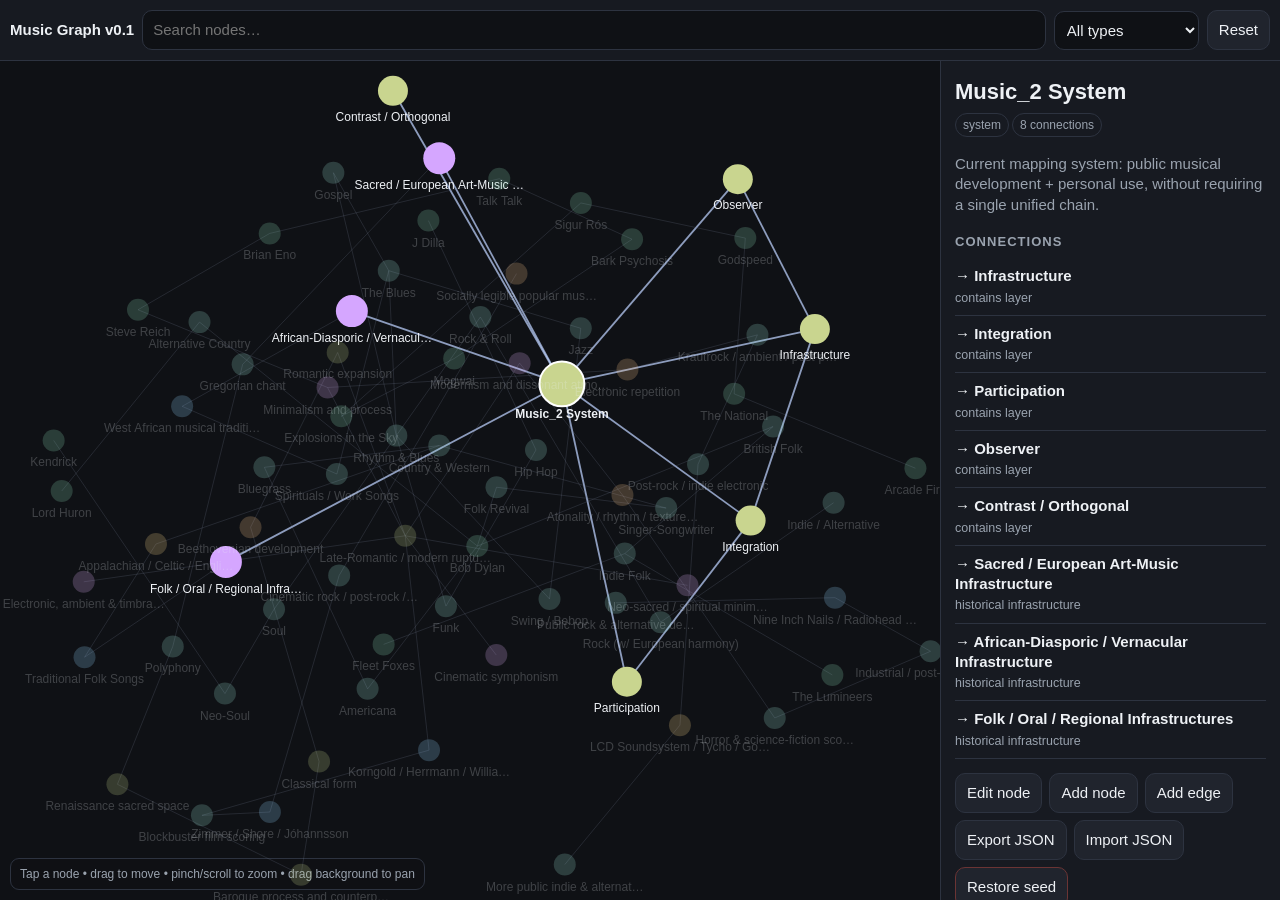
<file: Music_Graph_v0_1.html>
<!doctype html>
<html lang="en">
<head>
<meta charset="utf-8" />
<meta name="viewport" content="width=device-width,initial-scale=1,viewport-fit=cover" />
<title>Music Graph v0.1</title>
<style>
:root{--bg:#0f1115;--panel:#171a21;--panel2:#20242d;--text:#eef1f5;--muted:#9aa3af;--border:#2d3340;--accent:#8fb5ff;--danger:#ff8f8f;--ok:#8fd9b6}
*{box-sizing:border-box} body{margin:0;font:15px/1.35 -apple-system,BlinkMacSystemFont,"Segoe UI",sans-serif;background:var(--bg);color:var(--text);height:100dvh;overflow:hidden}
button,input,select,textarea{font:inherit;color:inherit} button{background:var(--panel2);border:1px solid var(--border);border-radius:10px;padding:9px 11px} button:active{transform:translateY(1px)}
#app{display:grid;grid-template-rows:auto 1fr;height:100dvh}.topbar{display:flex;gap:8px;align-items:center;padding:10px max(10px,env(safe-area-inset-right)) 10px max(10px,env(safe-area-inset-left));border-bottom:1px solid var(--border);background:var(--panel);z-index:5}.brand{font-weight:700;white-space:nowrap}.search{flex:1;min-width:80px;background:var(--bg);border:1px solid var(--border);border-radius:10px;padding:9px 10px}.topbar select{background:var(--bg);border:1px solid var(--border);border-radius:10px;padding:9px 8px;max-width:145px}
.main{display:grid;grid-template-columns:1fr 340px;min-height:0}.canvasWrap{position:relative;min-width:0;min-height:0}.canvasWrap canvas{width:100%;height:100%;display:block;touch-action:none}.hint{position:absolute;left:10px;bottom:10px;background:#0f1115cc;border:1px solid var(--border);border-radius:9px;padding:7px 9px;color:var(--muted);font-size:12px;pointer-events:none}.panel{border-left:1px solid var(--border);background:var(--panel);padding:14px;overflow:auto}.muted{color:var(--muted)}.pill{display:inline-block;border:1px solid var(--border);border-radius:999px;padding:3px 7px;margin:2px 3px 2px 0;font-size:12px;color:var(--muted)}.nodeTitle{font-size:22px;font-weight:700;margin:2px 0 4px}.section{margin-top:18px}.section h3{font-size:13px;text-transform:uppercase;letter-spacing:.08em;color:var(--muted);margin:0 0 8px}.edge{padding:8px 0;border-bottom:1px solid var(--border)}.edge b{display:block;font-weight:600}.edge small{color:var(--muted)}.toolbar{display:flex;flex-wrap:wrap;gap:7px;margin-top:14px}.status{font-size:12px;color:var(--muted);margin-top:8px}.form{display:grid;gap:8px}.form input,.form select,.form textarea{width:100%;background:var(--bg);border:1px solid var(--border);border-radius:9px;padding:9px}.form textarea{min-height:74px;resize:vertical}.tabs{display:flex;gap:6px;margin-bottom:12px}.tabs button.active{outline:2px solid var(--accent)}.danger{border-color:#6b3434}.ok{color:var(--ok)}
#drawerBtn{display:none}.modal{position:fixed;inset:0;background:#0008;display:none;align-items:flex-end;z-index:20}.modal.open{display:flex}.sheet{background:var(--panel);border-radius:18px 18px 0 0;width:100%;max-height:82dvh;overflow:auto;padding:16px 16px calc(16px + env(safe-area-inset-bottom))}.sheetHead{display:flex;align-items:center;justify-content:space-between;margin-bottom:12px}.sheetHead h2{margin:0;font-size:18px}
@media(max-width:760px){.main{grid-template-columns:1fr}.panel{display:none}.brand{font-size:13px}.topbar select{max-width:115px}#drawerBtn{display:block}.hint{bottom:8px}.topbar{gap:6px}.topbar button{padding:9px}.search{max-width:none}}

.canvasWrap canvas{position:absolute;inset:0;z-index:2}.fallbackGraph{position:absolute;inset:0;width:100%;height:100%;z-index:1;background:var(--bg)}
.fbedges line{stroke:#4c5567;stroke-width:1.2;opacity:.55}.fbnode circle{fill:#98a2b3;stroke:#0f1115;stroke-width:2}.fbnode text{fill:#d9dee7;font-size:11px;font-family:-apple-system,BlinkMacSystemFont,"Segoe UI",sans-serif}.fbnode.root circle{fill:#d7b56d}.fbnode.layer circle{fill:#91b5e8}.fbnode.artist circle{fill:#9bc7a7}.fbnode.style circle{fill:#c7a2cf}.fbnode.other circle{fill:#aaa}
.noScriptNote{position:absolute;left:12px;top:12px;z-index:3;background:#171a21e8;border:1px solid var(--border);border-radius:10px;padding:8px 10px;color:var(--muted);font-size:12px;max-width:310px}
</style>
</head>
<body>
<div id="app">
  <div class="topbar">
    <div class="brand">Music Graph v0.1</div>
    <input id="search" class="search" placeholder="Search nodes…" autocomplete="off" />
    <select id="typeFilter"><option value="">All types</option></select>
    <button id="resetBtn" title="Reset view">Reset</button>
    <button id="drawerBtn">Details</button>
  </div>
  <div class="main">
    <div class="canvasWrap"><svg id="fallbackGraph" class="fallbackGraph" viewBox="0 0 1400 1050" preserveAspectRatio="xMidYMid meet" role="img" aria-label="Music graph overview">
<g class="fbedges"><line x1="940.7" y1="666.2" x2="958.1" y2="701.2" /><line x1="940.7" y1="666.2" x2="970.9" y2="691.3" /><line x1="940.7" y1="666.2" x2="977.9" y2="677.0" /><line x1="940.7" y1="666.2" x2="942.2" y2="702.2" /><line x1="940.7" y1="666.2" x2="969.9" y2="654.1" /><line x1="942.2" y1="702.2" x2="958.1" y2="701.2" /><line x1="958.1" y1="701.2" x2="970.9" y2="691.3" /><line x1="970.9" y1="691.3" x2="977.9" y2="677.0" /><line x1="940.7" y1="666.2" x2="892.9" y2="668.8" /><line x1="940.7" y1="666.2" x2="1001.3" y2="578.1" /><line x1="940.7" y1="666.2" x2="856.9" y2="721.9" /><line x1="892.9" y1="668.8" x2="844.2" y2="663.2" /><line x1="844.2" y1="663.2" x2="796.6" y2="647.3" /><line x1="796.6" y1="647.3" x2="754.5" y2="612.7" /><line x1="754.5" y1="612.7" x2="716.8" y2="568.0" /><line x1="716.8" y1="568.0" x2="683.6" y2="515.6" /><line x1="683.6" y1="515.6" x2="655.7" y2="456.4" /><line x1="655.7" y1="456.4" x2="634.1" y2="390.4" /><line x1="634.1" y1="390.4" x2="616.6" y2="318.6" /><line x1="616.6" y1="318.6" x2="626.1" y2="292.0" /><line x1="616.6" y1="318.6" x2="675.0" y2="290.6" /><line x1="616.6" y1="318.6" x2="559.0" y2="335.1" /><line x1="616.6" y1="318.6" x2="591.0" y2="326.6" /><line x1="616.6" y1="318.6" x2="593.2" y2="296.4" /><line x1="616.6" y1="318.6" x2="596.2" y2="254.5" /><line x1="596.2" y1="254.5" x2="578.4" y2="197.3" /><line x1="578.4" y1="197.3" x2="563.2" y2="146.4" /><line x1="563.2" y1="146.4" x2="550.6" y2="103.0" /><line x1="550.6" y1="103.0" x2="541.5" y2="70.0" /><line x1="675.0" y1="290.6" x2="727.6" y2="263.0" /><line x1="727.6" y1="263.0" x2="775.0" y2="237.1" /><line x1="775.0" y1="237.1" x2="817.1" y2="213.6" /><line x1="817.1" y1="213.6" x2="853.1" y2="193.4" /><line x1="853.1" y1="193.4" x2="881.4" y2="178.3" /><line x1="559.0" y1="335.1" x2="605.3" y2="372.0" /><line x1="605.3" y1="372.0" x2="656.8" y2="396.7" /><line x1="656.8" y1="396.7" x2="704.8" y2="415.8" /><line x1="704.8" y1="415.8" x2="746.9" y2="430.6" /><line x1="746.9" y1="430.6" x2="780.2" y2="441.6" /><line x1="487.9" y1="313.1" x2="422.5" y2="288.3" /><line x1="422.5" y1="288.3" x2="360.9" y2="259.7" /><line x1="360.9" y1="259.7" x2="304.3" y2="230.7" /><line x1="304.3" y1="230.7" x2="252.7" y2="201.8" /><line x1="252.7" y1="201.8" x2="205.8" y2="173.4" /><line x1="205.8" y1="173.4" x2="163.8" y2="145.9" /><line x1="163.8" y1="145.9" x2="127.0" y2="120.1" /><line x1="127.0" y1="120.1" x2="95.5" y2="96.8" /><line x1="95.5" y1="96.8" x2="70.0" y2="78.4" /><line x1="559.0" y1="335.1" x2="487.9" y2="313.1" /><line x1="1001.3" y1="578.1" x2="1057.2" y2="489.4" /><line x1="1057.2" y1="489.4" x2="1109.2" y2="399.9" /><line x1="1109.2" y1="399.9" x2="1158.9" y2="310.2" /><line x1="1158.9" y1="310.2" x2="1176.7" y2="269.2" /><line x1="1158.9" y1="310.2" x2="1190.9" y2="293.3" /><line x1="1190.9" y1="293.3" x2="1207.7" y2="263.5" /><line x1="1158.9" y1="310.2" x2="1198.1" y2="232.8" /><line x1="1176.7" y1="269.2" x2="1198.1" y2="232.8" /><line x1="1207.7" y1="263.5" x2="1198.1" y2="232.8" /><line x1="1198.1" y1="232.8" x2="1250.3" y2="210.0" /><line x1="1198.1" y1="232.8" x2="1192.1" y2="173.7" /><line x1="1198.1" y1="232.8" x2="1224.4" y2="177.7" /><line x1="1250.3" y1="210.0" x2="1295.4" y2="190.6" /><line x1="1192.1" y1="173.7" x2="1190.7" y2="122.4" /><line x1="1224.4" y1="177.7" x2="1248.8" y2="131.0" /><line x1="1295.4" y1="190.6" x2="1330.0" y2="177.0" /><line x1="1190.7" y1="122.4" x2="1192.9" y2="84.4" /><line x1="1248.8" y1="131.0" x2="1269.4" y2="97.7" /><line x1="856.9" y1="721.9" x2="771.1" y2="769.1" /><line x1="771.1" y1="769.1" x2="684.9" y2="809.6" /><line x1="684.9" y1="809.6" x2="599.3" y2="845.5" /><line x1="599.3" y1="845.5" x2="537.0" y2="861.8" /><line x1="599.3" y1="845.5" x2="543.5" y2="878.3" /><line x1="537.0" y1="861.8" x2="479.4" y2="882.8" /><line x1="543.5" y1="878.3" x2="486.1" y2="900.1" /><line x1="479.4" y1="882.8" x2="430.0" y2="910.1" /><line x1="486.1" y1="900.1" x2="430.0" y2="910.1" /><line x1="430.0" y1="910.1" x2="407.3" y2="948.5" /><line x1="430.0" y1="910.1" x2="366.2" y2="918.9" /><line x1="366.2" y1="918.9" x2="310.3" y2="930.0" /><line x1="407.3" y1="948.5" x2="391.5" y2="980.0" /><line x1="310.3" y1="930.0" x2="274.6" y2="928.2" /><line x1="310.3" y1="930.0" x2="281.5" y2="952.0" /></g>
<g class="fbnodes"><g class="fbnode other" transform="translate(940.7,666.2)"><circle r="7"/><text y="21" text-anchor="middle">Music_2 System</text><title>Music_2 System — system</title></g><g class="fbnode layer" transform="translate(958.1,701.2)"><circle r="7"/><text y="21" text-anchor="middle">Infrastructure</text><title>Infrastructure — layer</title></g><g class="fbnode layer" transform="translate(970.9,691.3)"><circle r="7"/><text y="21" text-anchor="middle">Integration</text><title>Integration — layer</title></g><g class="fbnode layer" transform="translate(977.9,677.0)"><circle r="7"/><text y="21" text-anchor="middle">Participation</text><title>Participation — layer</title></g><g class="fbnode layer" transform="translate(942.2,702.2)"><circle r="7"/><text y="21" text-anchor="middle">Observer</text><title>Observer — layer</title></g><g class="fbnode layer" transform="translate(969.9,654.1)"><circle r="7"/><text y="21" text-anchor="middle">Contrast / Orthogonal</text><title>Contrast / Orthogonal — layer</title></g><g class="fbnode root" transform="translate(892.9,668.8)"><circle r="11"/><text y="25" text-anchor="middle">Sacred / European Art-M…</text><title>Sacred / European Art-Music Infrastructure — infrastructure</title></g><g class="fbnode root" transform="translate(1001.3,578.1)"><circle r="11"/><text y="25" text-anchor="middle">African-Diasporic / Ver…</text><title>African-Diasporic / Vernacular Infrastructure — infrastructure</title></g><g class="fbnode root" transform="translate(856.9,721.9)"><circle r="11"/><text y="25" text-anchor="middle">Folk / Oral / Regional …</text><title>Folk / Oral / Regional Infrastructures — infrastructure</title></g><g class="fbnode style" transform="translate(844.2,663.2)"><circle r="7"/><text y="21" text-anchor="middle">Gregorian chant</text><title>Gregorian chant — genre/style</title></g><g class="fbnode style" transform="translate(796.6,647.3)"><circle r="7"/><text y="21" text-anchor="middle">Polyphony</text><title>Polyphony — genre/style</title></g><g class="fbnode style" transform="translate(754.5,612.7)"><circle r="7"/><text y="21" text-anchor="middle">Renaissance sacred space</text><title>Renaissance sacred space — period/style</title></g><g class="fbnode style" transform="translate(716.8,568.0)"><circle r="7"/><text y="21" text-anchor="middle">Baroque process and cou…</text><title>Baroque process and counterpoint — period/style</title></g><g class="fbnode style" transform="translate(683.6,515.6)"><circle r="7"/><text y="21" text-anchor="middle">Classical form</text><title>Classical form — period/style</title></g><g class="fbnode style" transform="translate(655.7,456.4)"><circle r="7"/><text y="21" text-anchor="middle">Beethovenian development</text><title>Beethovenian development — concept/style</title></g><g class="fbnode style" transform="translate(634.1,390.4)"><circle r="7"/><text y="21" text-anchor="middle">Romantic expansion</text><title>Romantic expansion — period/style</title></g><g class="fbnode style" transform="translate(616.6,318.6)"><circle r="7"/><text y="21" text-anchor="middle">Late-Romantic / modern …</text><title>Late-Romantic / modern rupture — period/style</title></g><g class="fbnode other" transform="translate(626.1,292.0)"><circle r="7"/><text y="21" text-anchor="middle">Cinematic symphonism</text><title>Cinematic symphonism — branch</title></g><g class="fbnode other" transform="translate(675.0,290.6)"><circle r="7"/><text y="21" text-anchor="middle">Modernism and dissonant…</text><title>Modernism and dissonant atmosphere — branch</title></g><g class="fbnode other" transform="translate(559.0,335.1)"><circle r="7"/><text y="21" text-anchor="middle">Minimalism and process</text><title>Minimalism and process — branch</title></g><g class="fbnode other" transform="translate(591.0,326.6)"><circle r="7"/><text y="21" text-anchor="middle">Neo-sacred / spiritual …</text><title>Neo-sacred / spiritual minimalism — branch</title></g><g class="fbnode other" transform="translate(593.2,296.4)"><circle r="7"/><text y="21" text-anchor="middle">Electronic, ambient &amp; t…</text><title>Electronic, ambient &amp; timbral composition — branch</title></g><g class="fbnode artist" transform="translate(596.2,254.5)"><circle r="7"/><text y="21" text-anchor="middle">Korngold / Herrmann / W…</text><title>Korngold / Herrmann / Williams — artist group</title></g><g class="fbnode style" transform="translate(578.4,197.3)"><circle r="7"/><text y="21" text-anchor="middle">Blockbuster film scoring</text><title>Blockbuster film scoring — genre/style</title></g><g class="fbnode artist" transform="translate(563.2,146.4)"><circle r="7"/><text y="21" text-anchor="middle">Zimmer / Shore / Jóhann…</text><title>Zimmer / Shore / Jóhannsson — artist group</title></g><g class="fbnode style" transform="translate(550.6,103.0)"><circle r="7"/><text y="21" text-anchor="middle">Cinematic rock / post-r…</text><title>Cinematic rock / post-rock / electronic / indie — genre/style</title></g><g class="fbnode style" transform="translate(541.5,70.0)"><circle r="7"/><text y="21" text-anchor="middle">Socially legible popula…</text><title>Socially legible popular music — concept/style</title></g><g class="fbnode style" transform="translate(727.6,263.0)"><circle r="7"/><text y="21" text-anchor="middle">Atonality / rhythm / te…</text><title>Atonality / rhythm / texture / sonic threat — concept/style</title></g><g class="fbnode style" transform="translate(775.0,237.1)"><circle r="7"/><text y="21" text-anchor="middle">Horror &amp; science-fictio…</text><title>Horror &amp; science-fiction scoring — genre/style</title></g><g class="fbnode style" transform="translate(817.1,213.6)"><circle r="7"/><text y="21" text-anchor="middle">Industrial / post-punk …</text><title>Industrial / post-punk / dark electronic — genre/style</title></g><g class="fbnode artist" transform="translate(853.1,193.4)"><circle r="7"/><text y="21" text-anchor="middle">Nine Inch Nails / Radio…</text><title>Nine Inch Nails / Radiohead / darker indie — artist group</title></g><g class="fbnode style" transform="translate(881.4,178.3)"><circle r="7"/><text y="21" text-anchor="middle">Public rock &amp; alternati…</text><title>Public rock &amp; alternative descendants — genre/style</title></g><g class="fbnode style" transform="translate(605.3,372.0)"><circle r="7"/><text y="21" text-anchor="middle">Electronic repetition</text><title>Electronic repetition — concept/style</title></g><g class="fbnode style" transform="translate(656.8,396.7)"><circle r="7"/><text y="21" text-anchor="middle">Krautrock / ambient / p…</text><title>Krautrock / ambient / post-punk process — genre/style</title></g><g class="fbnode style" transform="translate(704.8,415.8)"><circle r="7"/><text y="21" text-anchor="middle">Post-rock / indie elect…</text><title>Post-rock / indie electronic — genre/style</title></g><g class="fbnode artist" transform="translate(746.9,430.6)"><circle r="7"/><text y="21" text-anchor="middle">LCD Soundsystem / Tycho…</text><title>LCD Soundsystem / Tycho / Goodbye Sky Harbor — artist/work group</title></g><g class="fbnode style" transform="translate(780.2,441.6)"><circle r="7"/><text y="21" text-anchor="middle">More public indie &amp; alt…</text><title>More public indie &amp; alternative forms — genre/style</title></g><g class="fbnode artist" transform="translate(487.9,313.1)"><circle r="7"/><text y="21" text-anchor="middle">Steve Reich</text><title>Steve Reich — artist</title></g><g class="fbnode artist" transform="translate(422.5,288.3)"><circle r="7"/><text y="21" text-anchor="middle">Brian Eno</text><title>Brian Eno — artist</title></g><g class="fbnode artist" transform="translate(360.9,259.7)"><circle r="7"/><text y="21" text-anchor="middle">Talk Talk</text><title>Talk Talk — artist</title></g><g class="fbnode artist" transform="translate(304.3,230.7)"><circle r="7"/><text y="21" text-anchor="middle">Bark Psychosis</text><title>Bark Psychosis — artist</title></g><g class="fbnode artist" transform="translate(252.7,201.8)"><circle r="7"/><text y="21" text-anchor="middle">Mogwai</text><title>Mogwai — artist</title></g><g class="fbnode artist" transform="translate(205.8,173.4)"><circle r="7"/><text y="21" text-anchor="middle">Explosions in the Sky</text><title>Explosions in the Sky — artist</title></g><g class="fbnode artist" transform="translate(163.8,145.9)"><circle r="7"/><text y="21" text-anchor="middle">Sigur Rós</text><title>Sigur Rós — artist</title></g><g class="fbnode artist" transform="translate(127.0,120.1)"><circle r="7"/><text y="21" text-anchor="middle">Godspeed</text><title>Godspeed — artist</title></g><g class="fbnode artist" transform="translate(95.5,96.8)"><circle r="7"/><text y="21" text-anchor="middle">The National</text><title>The National — artist</title></g><g class="fbnode artist" transform="translate(70.0,78.4)"><circle r="7"/><text y="21" text-anchor="middle">Arcade Fire</text><title>Arcade Fire — artist</title></g><g class="fbnode style" transform="translate(1057.2,489.4)"><circle r="7"/><text y="21" text-anchor="middle">West African musical tr…</text><title>West African musical traditions — tradition</title></g><g class="fbnode style" transform="translate(1109.2,399.9)"><circle r="7"/><text y="21" text-anchor="middle">Spirituals / Work Songs</text><title>Spirituals / Work Songs — genre/style</title></g><g class="fbnode style" transform="translate(1158.9,310.2)"><circle r="7"/><text y="21" text-anchor="middle">The Blues</text><title>The Blues — genre/style</title></g><g class="fbnode style" transform="translate(1176.7,269.2)"><circle r="7"/><text y="21" text-anchor="middle">Gospel</text><title>Gospel — genre/style</title></g><g class="fbnode style" transform="translate(1190.9,293.3)"><circle r="7"/><text y="21" text-anchor="middle">Jazz</text><title>Jazz — genre/style</title></g><g class="fbnode style" transform="translate(1207.7,263.5)"><circle r="7"/><text y="21" text-anchor="middle">Swing / Bebop</text><title>Swing / Bebop — genre/style</title></g><g class="fbnode style" transform="translate(1198.1,232.8)"><circle r="7"/><text y="21" text-anchor="middle">Rhythm &amp; Blues</text><title>Rhythm &amp; Blues — genre/style</title></g><g class="fbnode style" transform="translate(1250.3,210.0)"><circle r="7"/><text y="21" text-anchor="middle">Soul</text><title>Soul — genre/style</title></g><g class="fbnode style" transform="translate(1192.1,173.7)"><circle r="7"/><text y="21" text-anchor="middle">Funk</text><title>Funk — genre/style</title></g><g class="fbnode style" transform="translate(1224.4,177.7)"><circle r="7"/><text y="21" text-anchor="middle">Rock &amp; Roll</text><title>Rock &amp; Roll — genre/style</title></g><g class="fbnode style" transform="translate(1295.4,190.6)"><circle r="7"/><text y="21" text-anchor="middle">Neo-Soul</text><title>Neo-Soul — genre/style</title></g><g class="fbnode style" transform="translate(1190.7,122.4)"><circle r="7"/><text y="21" text-anchor="middle">Hip Hop</text><title>Hip Hop — genre/style</title></g><g class="fbnode style" transform="translate(1248.8,131.0)"><circle r="7"/><text y="21" text-anchor="middle">Rock (w/ European harmo…</text><title>Rock (w/ European harmony) — genre/style</title></g><g class="fbnode artist" transform="translate(1330.0,177.0)"><circle r="7"/><text y="21" text-anchor="middle">Kendrick</text><title>Kendrick — artist</title></g><g class="fbnode artist" transform="translate(1192.9,84.4)"><circle r="7"/><text y="21" text-anchor="middle">J Dilla</text><title>J Dilla — artist</title></g><g class="fbnode style" transform="translate(1269.4,97.7)"><circle r="7"/><text y="21" text-anchor="middle">Indie / Alternative</text><title>Indie / Alternative — genre/style</title></g><g class="fbnode style" transform="translate(771.1,769.1)"><circle r="7"/><text y="21" text-anchor="middle">Traditional Folk Songs</text><title>Traditional Folk Songs — tradition</title></g><g class="fbnode style" transform="translate(684.9,809.6)"><circle r="7"/><text y="21" text-anchor="middle">Appalachian / Celtic / …</text><title>Appalachian / Celtic / English / Scandinavian / Mediterranean traditions — tradition group</title></g><g class="fbnode style" transform="translate(599.3,845.5)"><circle r="7"/><text y="21" text-anchor="middle">Country &amp; Western</text><title>Country &amp; Western — genre/style</title></g><g class="fbnode style" transform="translate(537.0,861.8)"><circle r="7"/><text y="21" text-anchor="middle">Bluegrass</text><title>Bluegrass — genre/style</title></g><g class="fbnode style" transform="translate(543.5,878.3)"><circle r="7"/><text y="21" text-anchor="middle">Singer-Songwriter</text><title>Singer-Songwriter — genre/style</title></g><g class="fbnode style" transform="translate(479.4,882.8)"><circle r="7"/><text y="21" text-anchor="middle">Americana</text><title>Americana — genre/style</title></g><g class="fbnode style" transform="translate(486.1,900.1)"><circle r="7"/><text y="21" text-anchor="middle">Folk Revival</text><title>Folk Revival — genre/style</title></g><g class="fbnode artist" transform="translate(430.0,910.1)"><circle r="7"/><text y="21" text-anchor="middle">Bob Dylan</text><title>Bob Dylan — artist</title></g><g class="fbnode style" transform="translate(366.2,918.9)"><circle r="7"/><text y="21" text-anchor="middle">British Folk</text><title>British Folk — genre/style</title></g><g class="fbnode style" transform="translate(407.3,948.5)"><circle r="7"/><text y="21" text-anchor="middle">Alternative Country</text><title>Alternative Country — genre/style</title></g><g class="fbnode style" transform="translate(310.3,930.0)"><circle r="7"/><text y="21" text-anchor="middle">Indie Folk</text><title>Indie Folk — genre/style</title></g><g class="fbnode artist" transform="translate(391.5,980.0)"><circle r="7"/><text y="21" text-anchor="middle">Lord Huron</text><title>Lord Huron — artist</title></g><g class="fbnode artist" transform="translate(274.6,928.2)"><circle r="7"/><text y="21" text-anchor="middle">Fleet Foxes</text><title>Fleet Foxes — artist</title></g><g class="fbnode artist" transform="translate(281.5,952.0)"><circle r="7"/><text y="21" text-anchor="middle">The Lumineers</text><title>The Lumineers — artist</title></g></g>
</svg><div id="previewNote" class="noScriptNote">Static preview. For search, editing and tap interaction, open the hosted version in Safari.</div><canvas id="graph"></canvas><div class="hint">Tap a node • drag to move • pinch/scroll to zoom • drag background to pan</div></div>
    <aside id="panel" class="panel"></aside>
  </div>
</div>
<div id="modal" class="modal"><div class="sheet"><div class="sheetHead"><h2>Node details</h2><button id="closeModal">Close</button></div><div id="mobilePanel"></div></div></div>
<script>
const SEED = {
  nodes: [
    {id:'system',name:'Music_2 System',type:'system',notes:'Current mapping system: public musical development + personal use, without requiring a single unified chain.'},
    {id:'layer_infra',name:'Infrastructure',type:'layer',notes:'Preserves continuity across time and major life transitions.'},
    {id:'layer_integ',name:'Integration',type:'layer',notes:'Connects inner life to ordinary social life.'},
    {id:'layer_part',name:'Participation',type:'layer',notes:'Helps join life from inside the moment; kinetic, immediate, social, present-tense.'},
    {id:'layer_obs',name:'Observer',type:'layer',notes:'Helps stand slightly outside experience and interpret it.'},
    {id:'layer_contrast',name:'Contrast / Orthogonal',type:'layer',notes:'Supplies a state missing from the rest of life.'},

    {id:'sacred_root',name:'Sacred / European Art-Music Infrastructure',type:'infrastructure',notes:'Form, harmony, orchestration, sacred space, developmental narrative, modern compositional forks.'},
    {id:'african_root',name:'African-Diasporic / Vernacular Infrastructure',type:'infrastructure',notes:'Groove, repetition, improvisation, call and response, embodied participation, timbral identity, communal transformation.'},
    {id:'folk_root',name:'Folk / Oral / Regional Infrastructures',type:'infrastructure',notes:'Narrative song, memory, place, ritual, communal repertoire, inherited identity.'},

    {id:'gregorian',name:'Gregorian chant',type:'genre/style'}, {id:'polyphony',name:'Polyphony',type:'genre/style'}, {id:'renaissance_sacred',name:'Renaissance sacred space',type:'period/style'}, {id:'baroque',name:'Baroque process and counterpoint',type:'period/style'}, {id:'classical',name:'Classical form',type:'period/style'}, {id:'beethoven_dev',name:'Beethovenian development',type:'concept/style'}, {id:'romantic',name:'Romantic expansion',type:'period/style'}, {id:'late_romantic',name:'Late-Romantic / modern rupture',type:'period/style'},
    {id:'cinematic_sym',name:'Cinematic symphonism',type:'branch'}, {id:'modernism',name:'Modernism and dissonant atmosphere',type:'branch'}, {id:'minimalism',name:'Minimalism and process',type:'branch'}, {id:'neo_sacred',name:'Neo-sacred / spiritual minimalism',type:'branch'}, {id:'electronic_ambient',name:'Electronic, ambient & timbral composition',type:'branch'},

    {id:'korngold_herrmann_williams',name:'Korngold / Herrmann / Williams',type:'artist group'}, {id:'blockbuster_score',name:'Blockbuster film scoring',type:'genre/style'}, {id:'zimmer_shore_johannsson',name:'Zimmer / Shore / Jóhannsson',type:'artist group'}, {id:'cinematic_rock',name:'Cinematic rock / post-rock / electronic / indie',type:'genre/style'}, {id:'social_pop',name:'Socially legible popular music',type:'concept/style'},
    {id:'atonal_texture',name:'Atonality / rhythm / texture / sonic threat',type:'concept/style'}, {id:'horror_scifi',name:'Horror & science-fiction scoring',type:'genre/style'}, {id:'industrial_postpunk',name:'Industrial / post-punk / dark electronic',type:'genre/style'}, {id:'nin_radiohead',name:'Nine Inch Nails / Radiohead / darker indie',type:'artist group'}, {id:'public_alt',name:'Public rock & alternative descendants',type:'genre/style'},
    {id:'electronic_rep',name:'Electronic repetition',type:'concept/style'}, {id:'kraut_ambient',name:'Krautrock / ambient / post-punk process',type:'genre/style'}, {id:'postrock_indieelec',name:'Post-rock / indie electronic',type:'genre/style'}, {id:'lcd_tycho_gsh',name:'LCD Soundsystem / Tycho / Goodbye Sky Harbor',type:'artist/work group'}, {id:'public_indie',name:'More public indie & alternative forms',type:'genre/style'},

    {id:'reich',name:'Steve Reich',type:'artist'}, {id:'eno',name:'Brian Eno',type:'artist'}, {id:'talktalk',name:'Talk Talk',type:'artist'}, {id:'bark',name:'Bark Psychosis',type:'artist'}, {id:'mogwai',name:'Mogwai',type:'artist'}, {id:'eits',name:'Explosions in the Sky',type:'artist'}, {id:'sigur',name:'Sigur Rós',type:'artist'}, {id:'godspeed',name:'Godspeed',type:'artist'}, {id:'national',name:'The National',type:'artist'}, {id:'arcade',name:'Arcade Fire',type:'artist'},

    {id:'west_africa',name:'West African musical traditions',type:'tradition'}, {id:'spirituals',name:'Spirituals / Work Songs',type:'genre/style'}, {id:'blues',name:'The Blues',type:'genre/style'}, {id:'gospel',name:'Gospel',type:'genre/style'}, {id:'jazz',name:'Jazz',type:'genre/style'}, {id:'swing_bebop',name:'Swing / Bebop',type:'genre/style'}, {id:'rnb',name:'Rhythm & Blues',type:'genre/style'}, {id:'soul',name:'Soul',type:'genre/style'}, {id:'funk',name:'Funk',type:'genre/style'}, {id:'rockroll',name:'Rock & Roll',type:'genre/style'}, {id:'neosoul',name:'Neo-Soul',type:'genre/style'}, {id:'hiphop',name:'Hip Hop',type:'genre/style'}, {id:'rock',name:'Rock (w/ European harmony)',type:'genre/style'}, {id:'kendrick',name:'Kendrick',type:'artist'}, {id:'jdilla',name:'J Dilla',type:'artist'}, {id:'indie_alt',name:'Indie / Alternative',type:'genre/style'},

    {id:'trad_folk',name:'Traditional Folk Songs',type:'tradition'}, {id:'regional_trad',name:'Appalachian / Celtic / English / Scandinavian / Mediterranean traditions',type:'tradition group'}, {id:'country_western',name:'Country & Western',type:'genre/style'}, {id:'bluegrass',name:'Bluegrass',type:'genre/style'}, {id:'singersong',name:'Singer-Songwriter',type:'genre/style'}, {id:'americana',name:'Americana',type:'genre/style'}, {id:'folk_revival',name:'Folk Revival',type:'genre/style'}, {id:'dylan',name:'Bob Dylan',type:'artist'}, {id:'brit_folk',name:'British Folk',type:'genre/style'}, {id:'alt_country',name:'Alternative Country',type:'genre/style'}, {id:'indie_folk',name:'Indie Folk',type:'genre/style'}, {id:'lord_huron',name:'Lord Huron',type:'artist'}, {id:'fleet_foxes',name:'Fleet Foxes',type:'artist'}, {id:'lumineers',name:'The Lumineers',type:'artist'}
  ],
  edges: [
    {source:'system',target:'layer_infra',type:'contains layer'}, {source:'system',target:'layer_integ',type:'contains layer'}, {source:'system',target:'layer_part',type:'contains layer'}, {source:'system',target:'layer_obs',type:'contains layer'}, {source:'system',target:'layer_contrast',type:'contains layer'},
    {source:'layer_obs',target:'layer_infra',type:'extends toward'}, {source:'layer_infra',target:'layer_integ',type:'extends toward'}, {source:'layer_integ',target:'layer_part',type:'extends toward'},
    {source:'system',target:'sacred_root',type:'historical infrastructure'}, {source:'system',target:'african_root',type:'historical infrastructure'}, {source:'system',target:'folk_root',type:'historical infrastructure'},

    {source:'sacred_root',target:'gregorian',type:'begins from'}, {source:'gregorian',target:'polyphony',type:'develops into'}, {source:'polyphony',target:'renaissance_sacred',type:'develops into'}, {source:'renaissance_sacred',target:'baroque',type:'develops into'}, {source:'baroque',target:'classical',type:'develops into'}, {source:'classical',target:'beethoven_dev',type:'develops into'}, {source:'beethoven_dev',target:'romantic',type:'develops into'}, {source:'romantic',target:'late_romantic',type:'develops into'},
    {source:'late_romantic',target:'cinematic_sym',type:'forks to'}, {source:'late_romantic',target:'modernism',type:'forks to'}, {source:'late_romantic',target:'minimalism',type:'forks to'}, {source:'late_romantic',target:'neo_sacred',type:'forks to'}, {source:'late_romantic',target:'electronic_ambient',type:'forks to'},
    {source:'late_romantic',target:'korngold_herrmann_williams',type:'film-score chain'}, {source:'korngold_herrmann_williams',target:'blockbuster_score',type:'develops into'}, {source:'blockbuster_score',target:'zimmer_shore_johannsson',type:'develops into'}, {source:'zimmer_shore_johannsson',target:'cinematic_rock',type:'develops into'}, {source:'cinematic_rock',target:'social_pop',type:'develops into'},
    {source:'modernism',target:'atonal_texture',type:'develops into'}, {source:'atonal_texture',target:'horror_scifi',type:'develops into'}, {source:'horror_scifi',target:'industrial_postpunk',type:'develops into'}, {source:'industrial_postpunk',target:'nin_radiohead',type:'develops into'}, {source:'nin_radiohead',target:'public_alt',type:'develops into'},
    {source:'minimalism',target:'electronic_rep',type:'develops into'}, {source:'electronic_rep',target:'kraut_ambient',type:'develops into'}, {source:'kraut_ambient',target:'postrock_indieelec',type:'develops into'}, {source:'postrock_indieelec',target:'lcd_tycho_gsh',type:'develops into'}, {source:'lcd_tycho_gsh',target:'public_indie',type:'develops into'},
    {source:'reich',target:'eno',type:'post-rock sketch'}, {source:'eno',target:'talktalk',type:'post-rock sketch'}, {source:'talktalk',target:'bark',type:'post-rock sketch'}, {source:'bark',target:'mogwai',type:'post-rock sketch'}, {source:'mogwai',target:'eits',type:'post-rock sketch'}, {source:'eits',target:'sigur',type:'post-rock sketch'}, {source:'sigur',target:'godspeed',type:'post-rock sketch'}, {source:'godspeed',target:'national',type:'post-rock sketch'}, {source:'national',target:'arcade',type:'post-rock sketch'}, {source:'minimalism',target:'reich',type:'missing-piece chain'},

    {source:'african_root',target:'west_africa',type:'begins from'}, {source:'west_africa',target:'spirituals',type:'develops into'}, {source:'spirituals',target:'blues',type:'develops into'}, {source:'blues',target:'gospel',type:'branches to'}, {source:'blues',target:'jazz',type:'branches to'}, {source:'jazz',target:'swing_bebop',type:'develops into'}, {source:'blues',target:'rnb',type:'develops into'}, {source:'gospel',target:'rnb',type:'feeds into'}, {source:'swing_bebop',target:'rnb',type:'feeds into'}, {source:'rnb',target:'soul',type:'branches to'}, {source:'rnb',target:'funk',type:'branches to'}, {source:'rnb',target:'rockroll',type:'branches to'}, {source:'soul',target:'neosoul',type:'develops into'}, {source:'funk',target:'hiphop',type:'develops into'}, {source:'rockroll',target:'rock',type:'develops into'}, {source:'neosoul',target:'kendrick',type:'current sketch'}, {source:'hiphop',target:'jdilla',type:'current sketch'}, {source:'rock',target:'indie_alt',type:'develops into'},

    {source:'folk_root',target:'trad_folk',type:'begins from'}, {source:'trad_folk',target:'regional_trad',type:'develops into'}, {source:'regional_trad',target:'country_western',type:'develops into'}, {source:'country_western',target:'bluegrass',type:'branches to'}, {source:'country_western',target:'singersong',type:'branches to'}, {source:'bluegrass',target:'americana',type:'develops into'}, {source:'singersong',target:'folk_revival',type:'develops into'}, {source:'americana',target:'dylan',type:'current sketch'}, {source:'folk_revival',target:'dylan',type:'current sketch'}, {source:'dylan',target:'alt_country',type:'branches to'}, {source:'dylan',target:'brit_folk',type:'branches to'}, {source:'brit_folk',target:'indie_folk',type:'develops into'}, {source:'alt_country',target:'lord_huron',type:'current sketch'}, {source:'indie_folk',target:'fleet_foxes',type:'current sketch'}, {source:'indie_folk',target:'lumineers',type:'current sketch'}
  ]
};

const KEY='musicGraphV0';
let data=loadData();
let selectedId='system', hoveredId=null, filterType='', searchText='';
const canvas=document.getElementById('graph'), ctx=canvas.getContext('2d');
let dpr=1,w=0,h=0,scale=1,offsetX=0,offsetY=0,dragNode=null,panning=false,lastX=0,lastY=0,moved=false;
let nodes=[], edges=[];
const palette=['#8fb5ff','#8fd9b6','#d5a6ff','#ffc98f','#ff9da5','#94d8ff','#c9d58f','#e7b8ff','#b1b7c4','#ffd98f','#9de0d0'];
function clone(x){return JSON.parse(JSON.stringify(x))}
function loadData(){try{const x=localStorage.getItem(KEY);return x?JSON.parse(x):clone(SEED)}catch(e){return clone(SEED)}}
function saveData(){localStorage.setItem(KEY,JSON.stringify(data));document.querySelectorAll('.status').forEach(x=>x.textContent='Saved locally on this device.')} 
function colorFor(type){let hash=0;for(const c of type)hash=(hash*31+c.charCodeAt(0))>>>0;return palette[hash%palette.length]}
function rebuild(){
  const old=new Map(nodes.map(n=>[n.id,n]));
  nodes=data.nodes.map((n,i)=>Object.assign({},n, old.get(n.id)||{x:w/2+(Math.random()-.5)*200,y:h/2+(Math.random()-.5)*200,vx:0,vy:0}, {r:n.type==='system'?19:n.type==='infrastructure'?16:n.type==='layer'?15:11}));
  const map=new Map(nodes.map(n=>[n.id,n])); edges=data.edges.map(e=>Object.assign({},e,{a:map.get(e.source),b:map.get(e.target)})).filter(e=>e.a&&e.b);
  populateTypes(); renderPanel();
}
function populateTypes(){const sel=document.getElementById('typeFilter'), val=sel.value; const types=[...new Set(data.nodes.map(n=>n.type))].sort();sel.innerHTML='<option value="">All types</option>'+types.map(t=>`<option>${esc(t)}</option>`).join('');sel.value=val}
function visible(n){return (!filterType||n.type===filterType)&&(!searchText||n.name.toLowerCase().includes(searchText)||n.type.toLowerCase().includes(searchText)||(n.notes||'').toLowerCase().includes(searchText))}
function neighborSet(id){const s=new Set([id]);for(const e of edges){if(e.source===id)s.add(e.target);if(e.target===id)s.add(e.source)}return s}
function resize(){const r=canvas.getBoundingClientRect();dpr=Math.min(2,devicePixelRatio||1);w=r.width;h=r.height;canvas.width=Math.round(w*dpr);canvas.height=Math.round(h*dpr);ctx.setTransform(dpr,0,0,dpr,0,0);}
function simulate(){
  const vis=nodes.filter(visible); const vset=new Set(vis.map(n=>n.id));
  for(let i=0;i<vis.length;i++)for(let j=i+1;j<vis.length;j++){const a=vis[i],b=vis[j],dx=b.x-a.x,dy=b.y-a.y,d2=dx*dx+dy*dy+0.1,dist=Math.sqrt(d2),force=Math.min(1.4,1300/d2);a.vx-=dx/dist*force;b.vx+=dx/dist*force;a.vy-=dy/dist*force;b.vy+=dy/dist*force}
  for(const e of edges){if(!vset.has(e.source)||!vset.has(e.target))continue;const a=e.a,b=e.b,dx=b.x-a.x,dy=b.y-a.y,dist=Math.sqrt(dx*dx+dy*dy)+.01,target=90,force=(dist-target)*.004;a.vx+=dx/dist*force;b.vx-=dx/dist*force;a.vy+=dy/dist*force;b.vy-=dy/dist*force}
  for(const n of vis){n.vx+=(w/2-n.x)*.00015;n.vy+=(h/2-n.y)*.00015;if(n!==dragNode){n.vx*=.88;n.vy*=.88;n.x+=n.vx;n.y+=n.vy}}
}
function worldToScreen(n){return {x:n.x*scale+offsetX,y:n.y*scale+offsetY}}
function screenToWorld(x,y){return{x:(x-offsetX)/scale,y:(y-offsetY)/scale}}
function draw(){ctx.clearRect(0,0,w,h);if(w>20&&h>20){const fb=document.getElementById('fallbackGraph'),pn=document.getElementById('previewNote');if(fb)fb.style.display='none';if(pn)pn.style.display='none';}const vis=nodes.filter(visible),vset=new Set(vis.map(n=>n.id)),focus=selectedId?neighborSet(selectedId):null;
  ctx.lineWidth=1; for(const e of edges){if(!vset.has(e.source)||!vset.has(e.target))continue;const a=worldToScreen(e.a),b=worldToScreen(e.b),hot=focus&&focus.has(e.source)&&focus.has(e.target);ctx.strokeStyle=hot?'rgba(190,211,255,.72)':'rgba(120,130,150,.22)';ctx.lineWidth=hot?1.8:1;ctx.beginPath();ctx.moveTo(a.x,a.y);ctx.lineTo(b.x,b.y);ctx.stroke()}
  for(const n of vis){const p=worldToScreen(n),hot=selectedId===n.id,near=focus&&focus.has(n.id),dim=focus&&!near;ctx.globalAlpha=dim?.22:1;ctx.fillStyle=colorFor(n.type);ctx.beginPath();ctx.arc(p.x,p.y,n.r*(hot?1.18:1),0,Math.PI*2);ctx.fill();if(hot){ctx.strokeStyle='#fff';ctx.lineWidth=2;ctx.stroke()} if(scale>.62||hot||n===nodes.find(x=>x.id===hoveredId)){ctx.fillStyle='#eef1f5';ctx.font=(hot?'600 ':'')+'12px -apple-system,BlinkMacSystemFont,sans-serif';ctx.textAlign='center';ctx.fillText(short(n.name,29),p.x,p.y+n.r+15)}ctx.globalAlpha=1}
}
function tick(){simulate();draw();requestAnimationFrame(tick)}
function hit(x,y){let best=null,bd=Infinity;for(const n of nodes.filter(visible)){const p=worldToScreen(n),d=Math.hypot(p.x-x,p.y-y);if(d<n.r+10&&d<bd){best=n;bd=d}}return best}
function pointerPos(ev){const r=canvas.getBoundingClientRect();return{x:ev.clientX-r.left,y:ev.clientY-r.top}}
canvas.addEventListener('pointerdown',e=>{canvas.setPointerCapture(e.pointerId);const p=pointerPos(e),n=hit(p.x,p.y);moved=false;lastX=p.x;lastY=p.y;if(n){dragNode=n;const q=screenToWorld(p.x,p.y);n.x=q.x;n.y=q.y}else panning=true});
canvas.addEventListener('pointermove',e=>{const p=pointerPos(e);hoveredId=hit(p.x,p.y)?.id||null;if(Math.hypot(p.x-lastX,p.y-lastY)>3)moved=true;if(dragNode){const q=screenToWorld(p.x,p.y);dragNode.x=q.x;dragNode.y=q.y;dragNode.vx=dragNode.vy=0}else if(panning){offsetX+=p.x-lastX;offsetY+=p.y-lastY}lastX=p.x;lastY=p.y});
canvas.addEventListener('pointerup',e=>{const p=pointerPos(e);if(!moved){const n=hit(p.x,p.y);if(n){selectedId=n.id;renderPanel();if(innerWidth<761)openModal()}}dragNode=null;panning=false});
canvas.addEventListener('wheel',e=>{e.preventDefault();const p=pointerPos(e),before=screenToWorld(p.x,p.y),factor=Math.exp(-e.deltaY*.001);scale=Math.max(.25,Math.min(3.5,scale*factor));offsetX=p.x-before.x*scale;offsetY=p.y-before.y*scale},{passive:false});
let touches=new Map(), pinchDist=0;
canvas.addEventListener('pointerdown',e=>{touches.set(e.pointerId,{x:e.clientX,y:e.clientY}); if(touches.size===2){const a=[...touches.values()];pinchDist=Math.hypot(a[0].x-a[1].x,a[0].y-a[1].y)}});
canvas.addEventListener('pointermove',e=>{if(!touches.has(e.pointerId))return;touches.set(e.pointerId,{x:e.clientX,y:e.clientY});if(touches.size===2){const a=[...touches.values()],d=Math.hypot(a[0].x-a[1].x,a[0].y-a[1].y);if(pinchDist){scale=Math.max(.25,Math.min(3.5,scale*(d/pinchDist)))}pinchDist=d}});
canvas.addEventListener('pointerup',e=>touches.delete(e.pointerId));canvas.addEventListener('pointercancel',e=>touches.delete(e.pointerId));
function renderPanel(){const n=data.nodes.find(x=>x.id===selectedId)||data.nodes[0];if(!n)return;const related=data.edges.filter(e=>e.source===n.id||e.target===n.id).map(e=>{const out=e.source===n.id,other=data.nodes.find(x=>x.id===(out?e.target:e.source));return {dir:out?'→':'←',type:e.type,other}}).filter(x=>x.other);
 const html=`<div class="nodeTitle">${esc(n.name)}</div><div><span class="pill">${esc(n.type)}</span><span class="pill">${related.length} connection${related.length===1?'':'s'}</span></div><p class="muted">${esc(n.notes||'No notes yet.')}</p><div class="section"><h3>Connections</h3>${related.length?related.map(r=>`<div class="edge" data-jump="${esc(r.other.id)}"><b>${r.dir} ${esc(r.other.name)}</b><small>${esc(r.type)}</small></div>`).join(''):'<div class="muted">No connections.</div>'}</div><div class="toolbar"><button onclick="showEditNode()">Edit node</button><button onclick="showAddNode()">Add node</button><button onclick="showAddEdge()">Add edge</button><button onclick="exportData()">Export JSON</button><button onclick="document.getElementById('importFile').click()">Import JSON</button><input id="importFile" type="file" accept="application/json" hidden onchange="importData(event)"><button class="danger" onclick="resetSeed()">Restore seed</button></div><div class="status">Changes are stored in this browser using local storage.</div>`;
 document.getElementById('panel').innerHTML=html;document.getElementById('mobilePanel').innerHTML=html;document.querySelectorAll('[data-jump]').forEach(el=>el.onclick=()=>{selectedId=el.dataset.jump;renderPanel()})}
function editForm(mode){const n=mode==='edit'?data.nodes.find(x=>x.id===selectedId):{id:'',name:'',type:'artist',notes:''};return `<div class="form"><label>Name<input id="fName" value="${attr(n.name)}"></label><label>Type<input id="fType" value="${attr(n.type)}"></label><label>Notes<textarea id="fNotes">${esc(n.notes||'')}</textarea></label><button onclick="saveNode('${mode}')">Save</button><button onclick="renderPanel()">Cancel</button></div>`}
function showEditNode(){setPanels(editForm('edit'))} function showAddNode(){setPanels(editForm('add'))}
function showAddEdge(){const opts=data.nodes.map(n=>`<option value="${attr(n.id)}" ${n.id===selectedId?'selected':''}>${esc(n.name)}</option>`).join('');setPanels(`<div class="form"><label>From<select id="eFrom">${opts}</select></label><label>Relationship<input id="eType" placeholder="e.g. develops into"></label><label>To<select id="eTo">${opts}</select></label><label>Notes<textarea id="eNotes"></textarea></label><button onclick="saveEdge()">Save edge</button><button onclick="renderPanel()">Cancel</button></div>`)}
function setPanels(html){document.getElementById('panel').innerHTML=html;document.getElementById('mobilePanel').innerHTML=html}
function slug(s){let base=s.toLowerCase().normalize('NFKD').replace(/[^a-z0-9]+/g,'_').replace(/^_|_$/g,'')||'node',id=base,i=2;while(data.nodes.some(n=>n.id===id))id=base+'_'+i++;return id}
function saveNode(mode){const name=val('fName').trim(),type=val('fType').trim()||'unknown',notes=val('fNotes').trim();if(!name)return alert('Name is required.');if(mode==='edit'){const n=data.nodes.find(x=>x.id===selectedId);Object.assign(n,{name,type,notes})}else{const id=slug(name);data.nodes.push({id,name,type,notes});selectedId=id}saveData();rebuild()}
function saveEdge(){const source=val('eFrom'),target=val('eTo'),type=val('eType').trim()||'related to',notes=val('eNotes').trim();if(source===target)return alert('Choose two different nodes.');data.edges.push({source,target,type,notes});saveData();rebuild()}
function val(id){return document.querySelector('#panel #'+id)?.value ?? document.querySelector('#mobilePanel #'+id)?.value ?? ''}
function exportData(){const blob=new Blob([JSON.stringify(data,null,2)],{type:'application/json'}),a=document.createElement('a');a.href=URL.createObjectURL(blob);a.download='music-graph-data.json';a.click();setTimeout(()=>URL.revokeObjectURL(a.href),1000)}
function importData(ev){const f=ev.target.files[0];if(!f)return;const rd=new FileReader();rd.onload=()=>{try{const x=JSON.parse(rd.result);if(!Array.isArray(x.nodes)||!Array.isArray(x.edges))throw Error();data=x;selectedId=data.nodes[0]?.id||null;saveData();rebuild();alert('Imported.')}catch(e){alert('That file does not look like Music Graph JSON.')}};rd.readAsText(f)}
function resetSeed(){if(confirm('Replace local changes with the original Music_2 seed graph?')){data=clone(SEED);selectedId='system';saveData();rebuild();resetView()}}
function resetView(){scale=1;offsetX=0;offsetY=0;for(const n of nodes){n.x=w/2+(Math.random()-.5)*250;n.y=h/2+(Math.random()-.5)*250;n.vx=n.vy=0}}
function openModal(){document.getElementById('modal').classList.add('open')}function closeModal(){document.getElementById('modal').classList.remove('open')}
document.getElementById('drawerBtn').onclick=openModal;document.getElementById('closeModal').onclick=closeModal;document.getElementById('modal').onclick=e=>{if(e.target.id==='modal')closeModal()};document.getElementById('resetBtn').onclick=resetView;
document.getElementById('search').addEventListener('input',e=>{searchText=e.target.value.trim().toLowerCase();const exact=nodes.find(n=>n.name.toLowerCase().includes(searchText)&&visible(n));if(searchText&&exact){selectedId=exact.id;renderPanel()}});document.getElementById('typeFilter').addEventListener('change',e=>{filterType=e.target.value});
function short(s,n){return s.length>n?s.slice(0,n-1)+'…':s}function esc(s){return String(s??'').replace(/[&<>"']/g,m=>({'&':'&amp;','<':'&lt;','>':'&gt;','"':'&quot;',"'":'&#39;'}[m]))}function attr(s){return esc(s).replace(/`/g,'&#96;')}
window.addEventListener('resize',resize);resize();rebuild();resetView();tick();
</script>
</body>
</html>
</file>
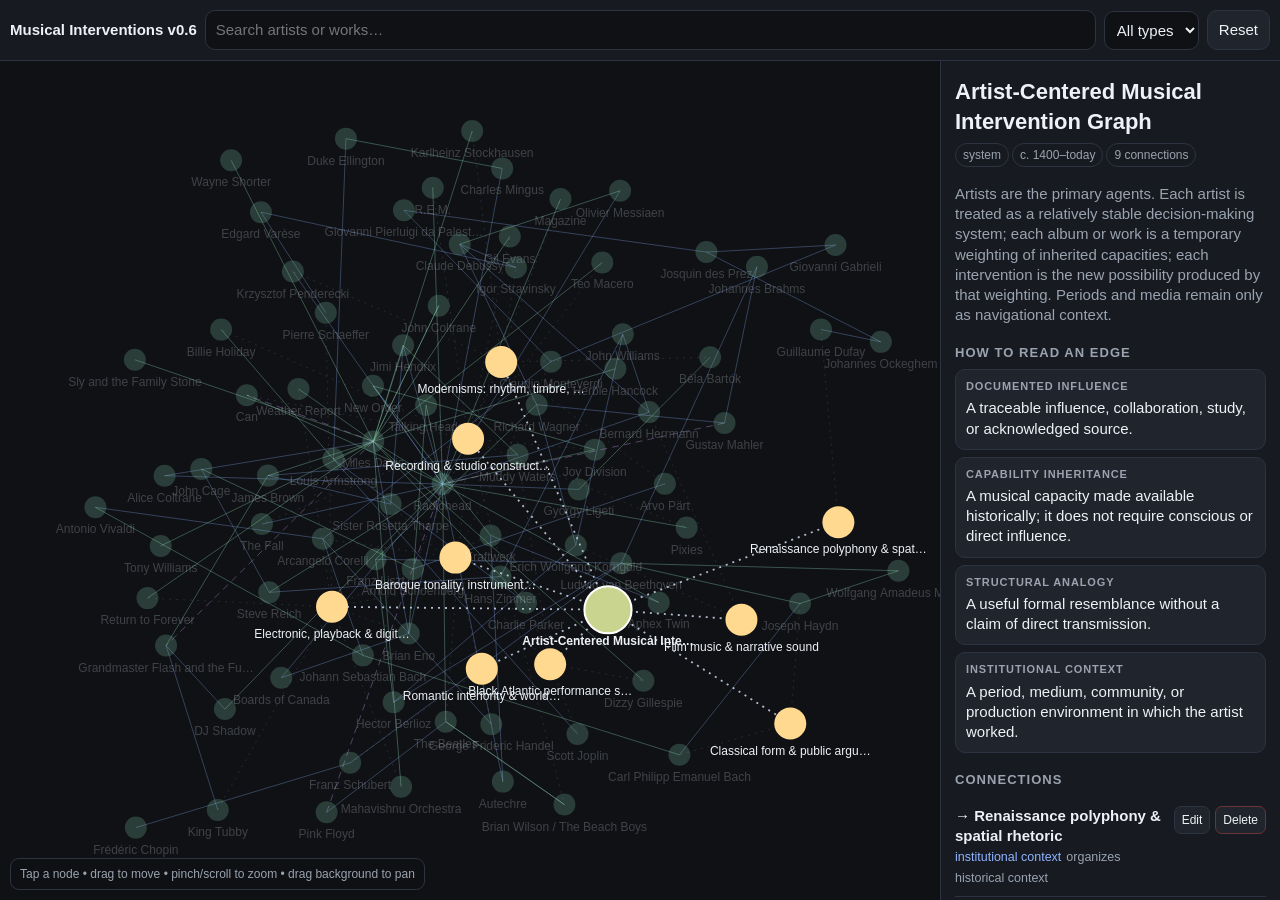
<file: new.html>
<!doctype html>
<html lang="en">
<head>
<meta charset="utf-8" />
<meta name="viewport" content="width=device-width,initial-scale=1,viewport-fit=cover" />
<title>Musical Intervention Graph v0.6</title>
<style>
:root{--bg:#0f1115;--panel:#171a21;--panel2:#20242d;--text:#eef1f5;--muted:#9aa3af;--border:#2d3340;--accent:#8fb5ff;--danger:#ff8f8f;--ok:#8fd9b6}
*{box-sizing:border-box} body{margin:0;font:15px/1.35 -apple-system,BlinkMacSystemFont,"Segoe UI",sans-serif;background:var(--bg);color:var(--text);height:100dvh;overflow:hidden}
button,input,select,textarea{font:inherit;color:inherit} button{background:var(--panel2);border:1px solid var(--border);border-radius:10px;padding:9px 11px} button:active{transform:translateY(1px)}
#app{display:grid;grid-template-rows:auto 1fr;height:100dvh}.topbar{display:flex;gap:8px;align-items:center;padding:10px max(10px,env(safe-area-inset-right)) 10px max(10px,env(safe-area-inset-left));border-bottom:1px solid var(--border);background:var(--panel);z-index:5}.brand{font-weight:700;white-space:nowrap}.search{flex:1;min-width:80px;background:var(--bg);border:1px solid var(--border);border-radius:10px;padding:9px 10px}.topbar select{background:var(--bg);border:1px solid var(--border);border-radius:10px;padding:9px 8px;max-width:145px}
.main{display:grid;grid-template-columns:1fr 340px;min-height:0}.canvasWrap{position:relative;min-width:0;min-height:0}.canvasWrap canvas{width:100%;height:100%;display:block;touch-action:none}.hint{position:absolute;left:10px;bottom:10px;background:#0f1115cc;border:1px solid var(--border);border-radius:9px;padding:7px 9px;color:var(--muted);font-size:12px;pointer-events:none}.panel{border-left:1px solid var(--border);background:var(--panel);padding:14px;overflow:auto}.muted{color:var(--muted)}.pill{display:inline-block;border:1px solid var(--border);border-radius:999px;padding:3px 7px;margin:2px 3px 2px 0;font-size:12px;color:var(--muted)}.nodeTitle{font-size:22px;font-weight:700;margin:2px 0 4px}.section{margin-top:18px}.section h3{font-size:13px;text-transform:uppercase;letter-spacing:.08em;color:var(--muted);margin:0 0 8px}.edge{padding:9px 0;border-bottom:1px solid var(--border)}.edgeMain{display:flex;align-items:flex-start;justify-content:space-between;gap:8px}.edgeJump{min-width:0;flex:1;cursor:pointer}.edge b{display:block;font-weight:600}.edge small{color:var(--muted)}.edgeActions{display:flex;gap:5px;flex-shrink:0}.edgeActions button{padding:5px 7px;font-size:12px;border-radius:7px}.edgeSelected{background:#20242d;border-radius:8px;padding-left:7px;padding-right:7px}.toolbar{display:flex;flex-wrap:wrap;gap:7px;margin-top:14px}.status{font-size:12px;color:var(--muted);margin-top:8px}.form{display:grid;gap:8px}.form input,.form select,.form textarea{width:100%;background:var(--bg);border:1px solid var(--border);border-radius:9px;padding:9px}.form textarea{min-height:74px;resize:vertical}.tabs{display:flex;gap:6px;margin-bottom:12px}.tabs button.active{outline:2px solid var(--accent)}.danger{border-color:#6b3434}.ok{color:var(--ok)}
.nodeNotes{white-space:pre-line}.profileGrid{display:grid;gap:8px;margin-top:12px}.profileBlock{background:var(--panel2);border:1px solid var(--border);border-radius:10px;padding:10px}.profileBlock h4{font-size:11px;line-height:1.2;text-transform:uppercase;letter-spacing:.08em;color:var(--muted);margin:0 0 5px}.profileBlock p{margin:0;white-space:pre-line}.inheritTags{display:flex;flex-wrap:wrap;gap:5px}.inheritTags .pill{margin:0;color:var(--text)}.works{display:grid;gap:9px}.workCard{border:1px solid var(--border);border-radius:11px;padding:10px;background:#11141a}.workHead{display:flex;align-items:baseline;justify-content:space-between;gap:8px;margin-bottom:6px}.workTitle{font-weight:700}.workYear{font-size:12px;color:var(--muted);white-space:nowrap}.workLine{margin-top:5px}.workLine b{display:block;font-size:10px;text-transform:uppercase;letter-spacing:.07em;color:var(--muted);margin-bottom:1px}.relationClass{display:inline-block;margin-right:5px;color:var(--accent)}
#drawerBtn{display:none}.modal{position:fixed;inset:0;background:#0008;display:none;align-items:flex-end;z-index:20}.modal.open{display:flex}.sheet{background:var(--panel);border-radius:18px 18px 0 0;width:100%;max-height:82dvh;overflow:auto;padding:16px 16px calc(16px + env(safe-area-inset-bottom))}.sheetHead{display:flex;align-items:center;justify-content:space-between;margin-bottom:12px}.sheetHead h2{margin:0;font-size:18px}
@media(max-width:760px){.main{grid-template-columns:1fr}.panel{display:none}.brand{font-size:13px}.topbar select{max-width:115px}#drawerBtn{display:block}.hint{bottom:8px}.topbar{gap:6px}.topbar button{padding:9px}.search{max-width:none}}

.canvasWrap canvas{position:absolute;inset:0;z-index:2}
.noScriptNote{display:none;position:absolute;left:12px;top:12px;z-index:3;background:#171a21e8;border:1px solid var(--border);border-radius:10px;padding:8px 10px;color:var(--muted);font-size:12px;max-width:310px}
</style>
</head>
<body>
<div id="app">
  <div class="topbar">
    <div class="brand">Musical Interventions v0.6</div>
    <input id="search" class="search" placeholder="Search artists or works…" autocomplete="off" />
    <select id="typeFilter"><option value="">All types</option></select>
    <button id="resetBtn" title="Reset view">Reset</button>
    <button id="drawerBtn">Details</button>
  </div>
  <div class="main">
    <div class="canvasWrap"><canvas id="graph"></canvas><noscript><div class="noScriptNote" style="display:block">Open this file in a browser with JavaScript enabled to explore the artist-centered graph.</div></noscript><div class="hint">Tap a node • drag to move • pinch/scroll to zoom • drag background to pan</div></div>
    <aside id="panel" class="panel"></aside>
  </div>
</div>
<div id="modal" class="modal"><div class="sheet"><div class="sheetHead"><h2>Node details</h2><button id="closeModal">Close</button></div><div id="mobilePanel"></div></div></div>
<script>
const SEED = {
  schemaVersion: "0.6",
  model: "artist-centered intervention graph",
  relationshipClasses: {
    documented_influence: "A traceable influence, collaboration, study, or acknowledged source.",
    capability_inheritance: "A musical capacity made available historically; it does not require conscious or direct influence.",
    structural_analogy: "A useful formal resemblance without a claim of direct transmission.",
    institutional_context: "A period, medium, community, or production environment in which the artist worked."
  },
  nodes: [
    {
      id: "system",
      name: "Artist-Centered Musical Intervention Graph",
      type: "system",
      years: "c. 1400–today",
      notes: "Artists are the primary agents. Each artist is treated as a relatively stable decision-making system; each album or work is a temporary weighting of inherited capacities; each intervention is the new possibility produced by that weighting. Periods and media remain only as navigational context."
    },
    {id:"lineage_renaissance",name:"Renaissance polyphony & spatial rhetoric",type:"lineage",years:"c. 1400–1600",notes:"Context only: court, chapel, liturgy, manuscript and print cultures; modal counterpoint; sacred and secular song."},
    {id:"lineage_baroque",name:"Baroque tonality, instrument & drama",type:"lineage",years:"c. 1600–1750",notes:"Context only: basso continuo, emerging major-minor tonality, opera, concerto, dance and public musical drama."},
    {id:"lineage_classical",name:"Classical form & public argument",type:"lineage",years:"c. 1730–1820",notes:"Context only: galant rhetoric, sonata practice, symphony, quartet, public concert and a growing music market."},
    {id:"lineage_romantic",name:"Romantic interiority & world-building",type:"lineage",years:"c. 1810–1910",notes:"Context only: literary Romanticism, virtuoso identity, expanded orchestra, chromatic harmony, historicism and mass concert culture."},
    {id:"lineage_black_atlantic",name:"Black Atlantic performance systems",type:"lineage",years:"18th century–today",notes:"Context only: African-diasporic rhythmic, vocal, timbral and participatory practices transformed under slavery, migration, segregation, church, theater, dance, recording and commerce. This is a primary engine of modern music, not a side branch."},
    {id:"lineage_modernism",name:"Modernisms: rhythm, timbre, process & space",type:"lineage",years:"c. 1890–today",notes:"Context only: multiple modernisms that reorganize rhythm, pitch, timbre, form, noise, chance, silence, repetition, ritual and acoustic space."},
    {id:"lineage_recording",name:"Recording & studio construction",type:"lineage",years:"1877–today",notes:"Context only: microphone, disc, tape, multitrack, mixing, amplification and production make the repeatable sonic object a compositional medium."},
    {id:"lineage_film",name:"Film music & narrative sound",type:"lineage",years:"1920s–today",notes:"Context only: synchronized image, editing, leitmotif, orchestral color, electronics and sound design turn music into narrative infrastructure."},
    {id:"lineage_electronic",name:"Electronic, playback & digital process",type:"lineage",years:"1940s–today",notes:"Context only: tape, synthesis, dub, turntablism, sampling, sequencing, software and network distribution make sound and recorded history editable."},

    {id:"dufay",name:"Guillaume Dufay",type:"artist",years:"c. 1397–1474",era:"Renaissance",profile:{inherited:["chant and isorhythm","French song","English consonance","court and chapel institutions"],problem:"How can a large sacred cycle feel unified without losing melodic identity?",intervention:"Combines cyclic construction, learned counterpoint, consonant sonority and memorable borrowed melody.",capacity:"Polyphony can become coherent large-scale architecture with a recognizable melodic identity."},works:[{title:"Se la face ay pale / Missa Se la face ay pale",year:"c. 1430s / 1450s",weighting:"Secular tune + cyclic Mass + clear sonority",intervention:"A public song becomes the structural memory of an entire sacred cycle.",capacity:"A work can bind many movements through transformed recurrence."}]},
    {id:"ockeghem",name:"Johannes Ockeghem",type:"artist",years:"c. 1410–1497",era:"Renaissance",profile:{inherited:["cyclic Mass","cantus firmus technique","increasingly equal voices","Franco-Flemish chapel practice"],problem:"What if polyphony no longer behaves like a tune surrounded by decoration?",intervention:"Deepens vocal independence, registral breadth, continuous flow and concealed canonic design.",capacity:"Polyphony can act as an autonomous, self-generating environment."},works:[{title:"Missa prolationum",year:"15th century",weighting:"Canon + equal voices + continuous texture",intervention:"Mensural canons generate the music from relations among voices rather than a foreground melody.",capacity:"A compositional rule can produce an audible world."}]},
    {id:"josquin",name:"Josquin des Prez",type:"artist",years:"c. 1450–1521",era:"Renaissance",profile:{inherited:["Franco-Flemish counterpoint","canon","sacred and secular song","Italian text-centered culture"],problem:"Dense continuous polyphony can obscure words, motives and formal joints.",intervention:"Uses compact motives, paired voices, imitation and text-sensitive changes of texture.",capacity:"Polyphony can function as intelligible conversation and rhetoric."},works:[{title:"Ave Maria … virgo serena",year:"c. 1480s",weighting:"Imitation + sectional text setting + cadence",intervention:"Each textual unit receives a distinct but related contrapuntal treatment.",capacity:"A motet can make its architecture immediately hearable."}]},
    {id:"palestrina",name:"Giovanni Pierluigi da Palestrina",type:"artist",years:"c. 1525–1594",era:"Renaissance",profile:{inherited:["mature imitative counterpoint","Roman liturgy","modal vocal writing","Josquin-era rhetoric"],problem:"How can dense sacred polyphony retain clarity, balance and liturgical function?",intervention:"Regulates dissonance, smooths melodic motion and coordinates imitation with declamation.",capacity:"Complexity and clarity can coexist as a stable equilibrium."},works:[{title:"Missa Papae Marcelli",year:"c. 1560s",weighting:"Six voices + chordal declamation + controlled counterpoint",intervention:"Texture changes make important text audible without abandoning polyphonic richness.",capacity:"Institutional constraint can become a refined expressive grammar."}]},
    {id:"gabrieli",name:"Giovanni Gabrieli",type:"artist",years:"c. 1554–1612",era:"Renaissance / early Baroque",profile:{inherited:["Venetian polychoral practice","vocal counterpoint","instrumental ceremony","St. Mark's acoustics"],problem:"What happens when sound sources occupy distinct physical locations?",intervention:"Coordinates separated choirs, instrumental colors, antiphonal exchange and massive sonorous blocks.",capacity:"Music can organize architecture and physical space as compositional parameters."},works:[{title:"In ecclesiis",year:"c. 1610",weighting:"Spatial choirs + soloists + instruments + continuo",intervention:"Contrasting forces answer and accumulate across an acoustic building.",capacity:"Listener location and reverberant space become parts of musical form."}]},
    {id:"monteverdi",name:"Claudio Monteverdi",type:"artist",years:"1567–1643",era:"Renaissance / Baroque",profile:{inherited:["Renaissance counterpoint","expressive madrigal","monody and continuo","court theater"],problem:"Contrapuntal correctness can weaken words, character and dramatic action.",intervention:"Lets text govern dissonance and centers solo voice, recitative, instrumental color and recurrence on embodied characters.",capacity:"Music can sustain dramatic consciousness and action in real time."},works:[{title:"Cruda Amarilli",year:"1605",weighting:"Madrigal counterpoint + text-led dissonance",intervention:"Expressive necessity is allowed to overrule inherited contrapuntal decorum.",capacity:"A work can argue for a new hierarchy of musical values."},{title:"L'Orfeo",year:"1607",weighting:"Recitative + song + chorus + instrumental color",intervention:"Multiple inherited practices become one continuous theatrical system.",capacity:"Opera becomes a durable machine for musical drama."}]},
    {id:"corelli",name:"Arcangelo Corelli",type:"artist",years:"1653–1713",era:"Baroque",profile:{inherited:["basso continuo","dance types","contrapuntal ensemble writing","emerging tonality and violin technique"],problem:"How can instrumental music establish clear direction and persuasive speech without words?",intervention:"Stabilizes sequential harmony, cadence, tonal plan and idiomatic violin dialogue.",capacity:"Instrumental music can narrate a legible journey through tonal space."},works:[{title:"Concerti grossi, Op. 6",year:"published 1714",weighting:"Concertino/tutti dialogue + tonal sequence + cadence",intervention:"Small and large ensembles become contrasting rhetorical agents.",capacity:"Tonal motion and changing scale can sustain public instrumental drama."}]},
    {id:"vivaldi",name:"Antonio Vivaldi",type:"artist",years:"1678–1741",era:"Baroque",profile:{inherited:["Corellian tonal syntax","concerto grosso","violin virtuosity","Venetian theatrical contrast"],problem:"How can an extended concerto remain legible while making space for individual virtuosity?",intervention:"Alternates recurring orchestral ritornellos with harmonically mobile solo episodes.",capacity:"Repetition and contrast can map large form; individual and collective can become dramatic roles."},works:[{title:"The Four Seasons",year:"c. 1718–1725",weighting:"Ritornello + virtuoso episode + pictorial gesture",intervention:"A repeatable concerto design carries sharply specific images and events.",capacity:"Abstract form and vivid programmatic narrative can reinforce each other."}]},
    {id:"bach",name:"Johann Sebastian Bach",type:"artist",years:"1685–1750",era:"Baroque",profile:{inherited:["Renaissance counterpoint","Lutheran chorale","Italian concerto","French dance","organ traditions","tonal harmony"],problem:"Can heterogeneous European systems operate simultaneously without collapsing into pastiche?",intervention:"Coordinates motive, line, harmony, dance, theology, timbre and large form at several scales at once.",capacity:"Maximum expressive freedom can emerge from an intensely integrated system."},works:[{title:"The Well-Tempered Clavier",year:"1722 / 1742",weighting:"Keyboard idiom + prelude/fugue + circulating tonality",intervention:"Every key becomes a site for a distinct relation between invention and contrapuntal consequence.",capacity:"A collection can demonstrate an entire compositional environment."},{title:"St Matthew Passion",year:"1727",weighting:"Counterpoint + chorale memory + dramatic narration",intervention:"Public ritual, private reflection and theatrical time are interlocked.",capacity:"A musical system can hold communal, dramatic and interior experience simultaneously."}]},
    {id:"handel",name:"George Frideric Handel",type:"artist",years:"1685–1759",era:"Baroque",profile:{inherited:["Italian opera","German counterpoint","French ceremonial style","English choral practice","commercial theater"],problem:"How can large learned music remain dramatically immediate for a paying urban public?",intervention:"Prioritizes memorable melody, theatrical characterization, direct rhetoric and adaptable opera/oratorio formats.",capacity:"Large-scale art music can function as public commercial entertainment without surrendering complexity."},works:[{title:"Messiah",year:"1741",weighting:"Oratorio + chorus + aria + scriptural compilation",intervention:"Operatic pacing and characterization are redirected into a concertable sacred form.",capacity:"A work can move among devotional, theatrical and civic identities."}]},
    {id:"cpe_bach",name:"Carl Philipp Emanuel Bach",type:"artist",years:"1714–1788",era:"Late Baroque / Classical",profile:{inherited:["late-Baroque syntax","keyboard improvisation","galant phrase structure","rhetorical affect"],problem:"Continuous contrapuntal flow can suppress interruption, surprise and volatile individual feeling.",intervention:"Uses abrupt changes of register, dynamics, texture, silence and harmony as speech-like gestures.",capacity:"Instrumental music can hesitate, interrupt, question and exclaim like an unstable speaker."},works:[{title:"Selected keyboard fantasias and sonatas",year:"mid-to-late 18th century",weighting:"Free fantasy + clear phrase + abrupt affective change",intervention:"Continuity yields to the psychology of the performing moment.",capacity:"Form can emerge from expressive volatility rather than smooth succession."}]},
    {id:"haydn",name:"Joseph Haydn",type:"artist",years:"1732–1809",era:"Classical",profile:{inherited:["galant rhetoric","tonal contrast","symphony and quartet","motivic development","court ensemble practice"],problem:"How can long instrumental meaning be sustained without text, program or ritornello?",intervention:"Fragments, redirects, delays and recombines small ideas so expectation itself becomes material.",capacity:"Form can become audible reasoning and social conversation."},works:[{title:"String Quartets, Op. 76",year:"1797–1799",weighting:"Four-part dialogue + motivic economy + formal surprise",intervention:"Every voice can redirect the argument while preserving a shared premise.",capacity:"A small ensemble can model collective intelligence."}]},
    {id:"mozart",name:"Wolfgang Amadeus Mozart",type:"artist",years:"1756–1791",era:"Classical",profile:{inherited:["Haydn's formal reasoning","Italian melody","opera","orchestra","counterpoint"],problem:"Can formal elegance contain conflicting personalities and simultaneous truths?",intervention:"Carries operatic characterization into ensembles and instrumental form; lets musical voices remain distinct while interacting structurally.",capacity:"Music can model social consciousness rather than a single point of view."},works:[{title:"The Marriage of Figaro",year:"1786",weighting:"Comic opera + ensemble accumulation + class conflict",intervention:"Characters preserve individual motives while musical form forces them into shared time.",capacity:"An ensemble can reveal a social system in motion."},{title:"Symphony No. 41, “Jupiter”",year:"1788",weighting:"Classical form + learned counterpoint + public brilliance",intervention:"Several motives become simultaneously compatible at the climax.",capacity:"Formal plurality can resolve as intelligible synthesis."}]},
    {id:"beethoven",name:"Ludwig van Beethoven",type:"artist",years:"1770–1827",era:"Classical / Romantic",profile:{inherited:["Haydn's motivic reasoning","Mozart's drama","sonata practice","public concert culture","revolutionary-era rhetoric"],problem:"Can a work appear to struggle with and transform its own conditions?",intervention:"Radicalizes motivic economy, rupture, dynamic conflict, long-range tension and transformative return.",capacity:"Abstract form can carry psychological, moral and historical experience."},works:[{title:"Symphony No. 5",year:"1808",weighting:"Minimal motive + conflict + long-range tonal return",intervention:"A tiny cell becomes an agent whose consequences reshape every scale of the work.",capacity:"Development can sound like irreversible transformation."},{title:"Late string quartets",year:"1824–1826",weighting:"Quartet discourse + fugue + variation + discontinuity",intervention:"Inherited genres are treated as a field of possible temporal and spiritual states.",capacity:"A work can expose the instability of its own historical language."}]},
    {id:"schubert",name:"Franz Schubert",type:"artist",years:"1797–1828",era:"Romantic",profile:{inherited:["Classical form","German poetry","domestic piano culture","folk-like song","Beethovenian development"],problem:"Must musical meaning arise from dramatic development, or can it emerge through memory and changed perspective?",intervention:"Uses lyrical repetition, harmonic drift, tonal remoteness and return to make time feel inward and recollective.",capacity:"Harmony can open an interior world; recurrence can register altered consciousness."},works:[{title:"Winterreise",year:"1827",weighting:"Song cycle + recurring figures + unstable tonal journey",intervention:"Voice and piano repeatedly reinterpret a narrowing psychological landscape.",capacity:"A sequence of songs can become a continuous interior drama."}]},
    {id:"chopin",name:"Frédéric Chopin",type:"artist",years:"1810–1849",era:"Romantic",profile:{inherited:["piano technology","salon culture","bel canto","Polish dance","Bach and Classical form"],problem:"How can one instrument sustain a complete poetic identity rather than imitate an orchestra?",intervention:"Rebuilds harmony, rhythm, ornament, touch and national dance around the physical intimacy of the piano.",capacity:"Instrumental technique can become inseparable from personal voice and cultural memory."},works:[{title:"Mazurkas",year:"1825–1849",weighting:"Polish dance + chromatic harmony + intimate miniature",intervention:"Accent, timing and modal inflection destabilize cosmopolitan piano syntax from within.",capacity:"A small form can carry place, memory and private modernity."}]},
    {id:"berlioz",name:"Hector Berlioz",type:"artist",years:"1803–1869",era:"Romantic",profile:{inherited:["Beethovenian symphony","French theater","literary program","expanding orchestra"],problem:"Can an instrumental symphony stage a specific hallucinated narrative and a recurring subjectivity?",intervention:"Uses the idée fixe, radical orchestration, spatial effects and episodic program to bind music to imagined events.",capacity:"The orchestra can construct a cinematic psychological world."},works:[{title:"Symphonie fantastique",year:"1830",weighting:"Symphony + idée fixe + orchestral theater",intervention:"A recurring melody changes identity as the protagonist's perception changes.",capacity:"Timbre and recurrence can narrate a mind across discontinuous scenes."}]},
    {id:"liszt",name:"Franz Liszt",type:"artist",years:"1811–1886",era:"Romantic",profile:{inherited:["virtuoso piano culture","Beethovenian transformation","program music","operatic spectacle"],problem:"Can virtuosity generate form and transfigure one identity rather than merely decorate it?",intervention:"Turns thematic transformation, pianistic sonority and public persona into organizing forces.",capacity:"A motive can pass through multiple characters while remaining structurally continuous."},works:[{title:"Piano Sonata in B minor",year:"1853",weighting:"One-movement form + thematic transformation + virtuoso sonority",intervention:"A small family of ideas assumes contrasting formal roles across an uninterrupted span.",capacity:"Large form can be generated through metamorphosis rather than separate themes."}]},
    {id:"wagner",name:"Richard Wagner",type:"artist",years:"1813–1883",era:"Romantic",profile:{inherited:["opera","Beethovenian continuity","mythic drama","chromatic harmony","expanded orchestra"],problem:"How can music sustain an immersive dramatic world across enormous spans without conventional stop-and-start numbers?",intervention:"Integrates leitmotif, chromatic deferral, orchestral memory, text and staging into continuous music drama.",capacity:"Music can behave as a world-model whose motives remember what characters cannot say."},works:[{title:"Tristan und Isolde",year:"1859 / 1865",weighting:"Chromatic deferral + leitmotif + continuous drama",intervention:"Cadential desire is prolonged until harmony itself embodies unsatisfied longing.",capacity:"Tonal syntax can represent psychological suspension."}]},
    {id:"brahms",name:"Johannes Brahms",type:"artist",years:"1833–1897",era:"Romantic",profile:{inherited:["Beethovenian form","Bachian counterpoint","Schubertian lyricism","Romantic harmony","historical concert canon"],problem:"How can inherited forms remain alive after their gestures have become monumental conventions?",intervention:"Compresses developing variation, rhythmic displacement, contrapuntal memory and dense motivic relation inside traditional genres.",capacity:"Historical continuity can itself become a modern, self-questioning practice."},works:[{title:"Symphony No. 4",year:"1885",weighting:"Symphonic argument + developing variation + passacaglia",intervention:"An archaic repeating bass supports continuous motivic transformation and tragic closure.",capacity:"Restriction and historical memory can intensify rather than limit invention."}]},
    {id:"debussy",name:"Claude Debussy",type:"artist",years:"1862–1918",era:"Late Romantic / modernist",profile:{inherited:["Wagnerian chromatic color","French poetry","modal and whole-tone resources","non-European music heard in Paris","orchestral tradition"],problem:"Goal-directed harmony and developmental rhetoric can make every sound subordinate to arrival.",intervention:"Treats timbre, register, mode, resonance and juxtaposed blocks as primary form-bearing materials.",capacity:"Music can unfold as an environment of changing perception rather than a directed argument."},works:[{title:"Prélude à l'après-midi d'un faune",year:"1894",weighting:"Orchestral color + ambiguous pitch field + fluid phrase",intervention:"Timbre and harmonic ambiguity suspend ordinary formal gravity.",capacity:"Color can articulate time without traditional development."},{title:"La mer",year:"1905",weighting:"Orchestral process + cyclic memory + mobile texture",intervention:"Form behaves like a changing natural system rather than a fixed narrative plan.",capacity:"Large-scale motion can be perceived through transformation of texture and light."}]},
    {id:"mahler",name:"Gustav Mahler",type:"artist",years:"1860–1911",era:"Late Romantic / modernist",profile:{inherited:["Beethovenian symphony","Wagnerian orchestra","song","march and dance","vernacular and sacred signs","modern urban fragmentation"],problem:"How can the symphony contain incompatible public, private, sacred, banal and catastrophic worlds?",intervention:"Builds enormous forms from quotation-like styles, abrupt ruptures, extreme scale, orchestral perspective and transforming returns.",capacity:"A single work can hold a plural, unstable totality without reconciling all of it."},works:[{title:"Symphony No. 5",year:"1901–1902",weighting:"Funeral march + counterpoint + dance + intimate adagietto",intervention:"Contradictory genres and emotional scales are made chapters of one transformative arc.",capacity:"Symphonic identity can be the difficult coexistence of incompatible selves."}]},
    {id:"joplin",name:"Scott Joplin",type:"artist",years:"c. 1868–1917",era:"Ragtime",profile:{inherited:["African American syncopation","march and dance forms","European harmony","piano and sheet-music markets"],problem:"How can layered vernacular rhythm become a durable composed form in a racist commercial culture?",intervention:"Notates syncopated melodic rhythm against a steady bass inside balanced multi-strain designs.",capacity:"Rhythmic contradiction can become the central identity of a repeatable composed work."},works:[{title:"Maple Leaf Rag",year:"1899",weighting:"Syncopation + march strains + piano publication",intervention:"Successive strains intensify the friction between regular bass and displaced melody.",capacity:"A printed piano work can circulate a new rhythmic logic at mass scale."}]},
    {id:"armstrong",name:"Louis Armstrong",type:"artist",years:"1901–1971",era:"Jazz",profile:{inherited:["New Orleans ensemble jazz","blues inflection","ragtime rhythm","brass-band practice","recording"],problem:"How can improvised performance become a coherent personal statement rather than one layer of collective texture?",intervention:"Centers the soloist through phrasing, swing, timbral identity, rhythmic displacement and recorded improvisational form.",capacity:"The individual improvised voice can reorganize an ensemble and become a durable authored event."},works:[{title:"West End Blues",year:"1928",weighting:"Blues form + trumpet cadenza + recorded ensemble",intervention:"The opening solo establishes a complete personal time-feel before the band enters.",capacity:"A recorded improvisation can become a canonical composition-like object."}]},
    {id:"ellington",name:"Duke Ellington",type:"artist",years:"1899–1974",era:"Jazz",profile:{inherited:["jazz orchestra","blues","Harlem theater and dance","individual improvisers","recording and radio"],problem:"How can a large band preserve singular Black voices while achieving composed orchestral identity?",intervention:"Writes for the irreplaceable timbres and personalities of specific players; treats orchestration as social portraiture.",capacity:"An ensemble can be a compositional instrument whose members are structural materials."},works:[{title:"Black and Tan Fantasy",year:"1927",weighting:"Blues + growl timbre + jazz orchestra + quotation",intervention:"Contrasting cultural signs are staged through the band's unique voices.",capacity:"Orchestration can articulate racial history, irony and identity."}]},
    {id:"billie_holiday",name:"Billie Holiday",type:"artist",years:"1915–1959",era:"Jazz / popular song",profile:{inherited:["blues phrasing","jazz improvisation","Tin Pan Alley song","microphone and record","small-group swing"],problem:"How can a standardized popular song become truthful to one singer's lived time?",intervention:"Places words behind or across the beat, compresses range and makes timbre, breath and inflection carry narrative authority.",capacity:"Interpretation can amount to composition; recorded intimacy can make timing an ethical point of view."},works:[{title:"Strange Fruit",year:"1939",weighting:"Protest song + spare arrangement + close recorded voice",intervention:"Vocal restraint and timing prevent spectacle and force attention onto the lyric's images.",capacity:"A popular recording can become an intimate public witness."}]},
    {id:"sister_rosetta",name:"Sister Rosetta Tharpe",type:"artist",years:"1915–1973",era:"Gospel / early electric popular music",profile:{inherited:["Black church performance","gospel song","blues guitar","vaudeville","amplification and recording"],problem:"Why must sacred authority, electric virtuosity and public entertainment occupy separate worlds?",intervention:"Carries gospel attack, call-and-response and ecstatic guitar into amplified popular performance.",capacity:"The electric guitar can function as a preaching, rhythmic and identity-bearing voice."},works:[{title:"Strange Things Happening Every Day",year:"1944",weighting:"Gospel testimony + electric guitar + rhythm section",intervention:"Sacred message and secular-market propulsion occupy the same recorded performance.",capacity:"Gospel performance practice can directly power electric popular music."}]},
    {id:"muddy_waters",name:"Muddy Waters",type:"artist",years:"1913–1983",era:"Electric blues",profile:{inherited:["Delta blues","Great Migration urban life","Black club culture","electric amplification","Chicago ensemble practice"],problem:"How can rural blues authority survive inside a loud modern city and ensemble market?",intervention:"Amplifies guitar and voice, hardens riffs and coordinates harmonica, rhythm section and swaggering persona.",capacity:"The blues becomes an electric band system capable of generating rock, soul and later popular identities."},works:[{title:"Hoochie Coochie Man",year:"1954",weighting:"Stop-time riff + amplified band + boast narrative",intervention:"A repeating ensemble figure turns vocal persona into collective architecture.",capacity:"The riff can bind groove, story and amplified identity."}]},
    {id:"charlie_parker",name:"Charlie Parker",type:"artist",years:"1920–1955",era:"Bebop",profile:{inherited:["swing","blues","Kansas City jazz","popular-song harmony","virtuoso saxophone"],problem:"How can improvisation break free from swing-era arrangement and become a fast, harmonically independent compositional act?",intervention:"Rebuilds melodic language around chromatic chord-tone navigation, rhythmic displacement and compressed improvisational invention.",capacity:"The improvised solo can become a high-density authored structure whose logic exceeds the tune that contains it."},works:[{title:"Ko-Ko",year:"1945",weighting:"Contrafact harmony + extreme tempo + compact bebop line",intervention:"A familiar harmonic frame becomes raw material for a radically new melodic grammar.",capacity:"Improvisation can function as real-time recomposition."}]},
    {id:"dizzy_gillespie",name:"Dizzy Gillespie",type:"artist",years:"1917–1993",era:"Bebop / Afro-Cuban jazz",profile:{inherited:["swing trumpet","blues","advanced harmony","big-band arranging","Afro-Cuban rhythm"],problem:"How can bebop's new harmonic and rhythmic language become an ensemble system rather than only a solo style?",intervention:"Integrates virtuosic trumpet, advanced harmony, arranging and Afro-Cuban rhythmic organization.",capacity:"Modern jazz can coordinate harmonic innovation, ensemble architecture and Afro-diasporic rhythmic plurality."},works:[{title:"Manteca",year:"1947",weighting:"Bebop + Afro-Cuban rhythm + riff architecture",intervention:"Distinct rhythmic systems are layered into a repeatable ensemble design.",capacity:"Jazz modernism can expand by incorporating new rhythmic infrastructures rather than only denser harmony."}]},
    {id:"gil_evans",name:"Gil Evans",type:"artist",years:"1912–1988",era:"Arranger / orchestral jazz",profile:{inherited:["big-band arranging","Debussy/Ravel-like orchestral color","bebop","unusual brass and woodwind combinations","studio recording"],problem:"How can jazz orchestration become spacious, modern and timbrally specific without flattening improvisational individuality?",intervention:"Uses unusual voicing, restrained density and orchestral color to create environments around distinctive soloists.",capacity:"Arrangement can become a responsive sonic architecture rather than a fixed backdrop."},works:[{title:"Miles Ahead",year:"1957",weighting:"Large ensemble + flugelhorn soloist + continuous color",intervention:"Orchestral transitions and voicing make the soloist part of one extended timbral field.",capacity:"Jazz improvisation can inhabit orchestral-scale composition without losing personal identity."}]},
    {id:"john_coltrane",name:"John Coltrane",type:"artist",years:"1926–1967",era:"Jazz / modal and spiritual expansion",profile:{inherited:["bebop","hard bop","Miles Davis modal practice","blues","saxophone virtuosity"],problem:"How far can improvisation extend harmonic, modal and spiritual intensity while retaining coherent direction?",intervention:"Moves from dense harmonic cycling toward modal duration, motivic development and increasingly ecstatic collective improvisation.",capacity:"Improvisation can become a sustained transformational and spiritual process."},works:[{title:"A Love Supreme",year:"1965",weighting:"Modal vamp + motif + suite + devotional intent",intervention:"A small recurring cell becomes the basis for an extended collective spiritual arc.",capacity:"Repetition and improvisation can support long-form transformation without conventional song development."}]},
    {id:"herbie_hancock",name:"Herbie Hancock",type:"artist",years:"born 1940",era:"Jazz / funk / electronic",profile:{inherited:["bebop harmony","Second Great Quintet interaction","modal jazz","electric keyboards","funk and studio production"],problem:"How can harmonic sophistication survive when groove, electronics and ensemble interaction become structurally primary?",intervention:"Moves fluidly among acoustic post-bop, electric texture, funk repetition and electronic production while preserving harmonic and rhythmic responsiveness.",capacity:"Jazz musicianship can remain adaptive across acoustic, electric and popular production systems."},works:[{title:"Head Hunters",year:"1973",weighting:"Funk groove + electric keyboards + jazz improvisation + studio production",intervention:"Complex improvisational thinking is placed inside repetitive, danceable rhythmic infrastructure.",capacity:"Stable groove can carry sophisticated ensemble intelligence into a mass-legible format."}]},
    {id:"wayne_shorter",name:"Wayne Shorter",type:"artist",years:"1933–2023",era:"Jazz / fusion",profile:{inherited:["bebop","hard bop","Second Great Quintet interaction","modal harmony","compositional ambiguity"],problem:"How can a jazz composition guide improvisers without fixing the emotional or harmonic meaning of every moment?",intervention:"Writes compact, ambiguous forms whose unusual harmonies and melodies invite multiple ensemble interpretations.",capacity:"Composition can function as an open problem rather than a completed instruction set."},works:[{title:"Speak No Evil",year:"1966",weighting:"Ambiguous harmony + memorable themes + interactive quintet",intervention:"Strong compositional identity coexists with large interpretive space.",capacity:"A tune can be specific enough to organize a world while remaining open enough for performers to redefine it."}]},
    {id:"tony_williams",name:"Tony Williams",type:"artist",years:"1945–1997",era:"Jazz / fusion",profile:{inherited:["bebop drumming","post-bop interaction","Second Great Quintet","rock amplification"],problem:"Must the drummer preserve meter and accompaniment hierarchy?",intervention:"Treats pulse, subdivision, density and interruption as continuously revisable ensemble information.",capacity:"The drummer can become a co-author of form rather than a timekeeper."},works:[{title:"Emergency!",year:"1969",weighting:"Jazz improvisation + rock volume + organ/guitar trio",intervention:"Electric force and open improvisation are fused without subordinating either system.",capacity:"Jazz-rock fusion can operate as genuine ensemble redesign rather than stylistic decoration."}]},
    {id:"teo_macero",name:"Teo Macero",type:"artist",years:"1925–2008",era:"Producer / composer / studio editor",profile:{inherited:["composition","saxophone performance","tape editing","Columbia studio production","long-form jazz recording"],problem:"When improvised sessions generate more material than a conventional take can contain, how can the recording become a coherent work?",intervention:"Edits, repeats, splices and sequences recorded performances so post-performance assembly becomes part of the composition.",capacity:"The producer/editor can become a structural co-author; improvisation can be recomposed after the musicians leave the room."},works:[{title:"In a Silent Way / Bitches Brew production",year:"1969–1970",weighting:"Long takes + tape splice + repetition + sequencing",intervention:"Studio edits transform open-ended ensemble performances into album-scale forms.",capacity:"Tape can function as a compositional instrument inside improvised music."}]},
    {id:"sly_stone",name:"Sly and the Family Stone",type:"artist",years:"1966–1983 / later reunions",era:"Funk / psychedelic soul",profile:{inherited:["soul","R&B","rock amplification","gospel","studio multitracking","integrated band culture"],problem:"How can funk groove, rock sonics and pop song become one socially and timbrally hybrid system?",intervention:"Combines clipped interlocking rhythm, amplified texture, studio layering and multivoice identity into compact songs.",capacity:"Groove-centered music can be experimental, electronic and mass-popular at once."},works:[{title:"There's a Riot Goin' On",year:"1971",weighting:"Funk repetition + overdubbed studio haze + drum machines + fragmented song",intervention:"A dance-derived language is slowed, layered and destabilized into an inward studio environment.",capacity:"Funk can become psychologically opaque studio construction without losing rhythmic identity."}]},
    {id:"stockhausen",name:"Karlheinz Stockhausen",type:"artist",years:"1928–2007",era:"Electronic / postwar modernism",profile:{inherited:["serialism","electronic studio","spatial composition","tape","postwar acoustics"],problem:"Can every parameter of sound and musical time be treated as compositional material rather than inherited convention?",intervention:"Systematically reorganizes pitch, duration, timbre, electronics, spatial projection and performer process.",capacity:"Composition can design sonic behavior at scales beyond conventional melody and harmony."},works:[{title:"Gesang der Jünglinge",year:"1955–1956",weighting:"Electronic sound + recorded voice + serial organization + spatial projection",intervention:"Human voice and synthetic sound are fused into a controlled electronic continuum.",capacity:"The studio can construct a sound-world not reducible to live instrumental performance."}]},
    {id:"weather_report",name:"Weather Report",type:"artist",years:"1970–1986",era:"Jazz fusion",profile:{inherited:["Miles Davis electric ensembles","Wayne Shorter composition","Joe Zawinul keyboards","funk/world rhythmic systems","studio production"],problem:"How can electric jazz become an ensemble language rather than a soloist playing jazz over rock accompaniment?",intervention:"Uses electric keyboards, bass, percussion, collective texture and composed atmosphere as a unified band identity.",capacity:"Fusion can become a self-sufficient electric ensemble ecosystem."},works:[{title:"Heavy Weather",year:"1977",weighting:"Electric keyboards + fretless bass + groove + atmospheric composition",intervention:"Virtuosity is embedded inside sharply defined band sonics and compact forms.",capacity:"Electric jazz can be both structurally sophisticated and broadly legible."}]},
    {id:"mahavishnu",name:"Mahavishnu Orchestra",type:"artist",years:"1971–1976 / later revival",era:"Jazz-rock fusion",profile:{inherited:["Miles Davis electric period","John McLaughlin","jazz improvisation","rock amplification","Indian rhythmic thinking"],problem:"Can improvisational complexity coexist with the volume, attack and rhythmic force of rock?",intervention:"Combines odd meter, high-volume electric instrumentation, virtuosic ensemble unisons and open improvisation.",capacity:"Fusion can make rhythmic and technical complexity physically overwhelming rather than academically distant."},works:[{title:"The Inner Mounting Flame",year:"1971",weighting:"Electric guitar/violin + odd meter + rock force + jazz improvisation",intervention:"Complex ensemble writing is delivered with the attack and scale of amplified rock.",capacity:"Advanced rhythmic organization can function as visceral popular energy."}]},
    {id:"return_to_forever",name:"Return to Forever",type:"artist",years:"1972–1977 / reunions",era:"Jazz fusion",profile:{inherited:["Miles Davis electric ecosystem","Chick Corea","Latin/Brazilian rhythm","electric keyboards","rock instrumentation"],problem:"How can electric jazz combine compositional precision, rhythmic color and rock-scale virtuosity?",intervention:"Builds a stable fusion band around electric keyboard, bass, drums/percussion and guitar with tightly written forms.",capacity:"Electric ensemble design can become a durable genre institution rather than a temporary experiment."},works:[{title:"Romantic Warrior",year:"1976",weighting:"Electric virtuosity + composed form + fusion rhythm",intervention:"Long-form instrumental writing and amplified ensemble identity become fully integrated.",capacity:"Fusion can sustain album-scale composed architecture with popular-rock sonics."}]},
    {
      id:"miles_davis",name:"Miles Davis",type:"artist",years:"1926–1991",era:"Jazz / electric studio systems",
      profile:{
        inherited:["blues and Black American vernacular practice","swing and big-band arranging","bebop through Charlie Parker and Dizzy Gillespie","Gil Evans orchestration and modern harmonic color","small-group improvisation","modal theory and post-bop interaction","free-jazz pressure","funk and R&B groove","rock amplification","electric keyboards, guitar and bass","tape editing and studio assembly","twentieth-century electronic and process composition"],
        problem:"Across his career, how little structure can an artist specify while still producing a coherent musical world—and where should that structure live when chords, fixed forms and even acoustic-jazz identity become constraints?",
        intervention:"Repeatedly relocates musical organization: from bebop lines to arrangement and timbre; from chord changes to modes; from written form to ensemble interaction; from interaction to groove and electric texture; and finally from the performed event to studio selection, editing and recombination. He chooses musicians, alters their constraints, gives incomplete instructions, listens for emergent consequences and preserves or reorganizes what the ensemble discovers.",
        capacity:"A musical work can be created by designing the conditions under which highly individual performers interact rather than specifying every event. Later, recorded improvisation itself can become raw compositional material. Miles turns the bandleader into a designer of revisable musical systems."
      },
      works:[
        {title:"Birth of the Cool",year:"1949–1950 sessions / 1957 LP",problem:"Can bebop's harmonic intelligence survive if speed and virtuoso density stop dominating the surface?",weighting:"Bebop + Gil Evans/Mulligan arranging + unusual nonet color + modern-classical harmony",intervention:"Reweights bebop toward ensemble color, controlled voicing, polyphony and restraint rather than continual high-density solo display.",capacity:"Jazz modernism can be cool, arranged and timbrally sophisticated without surrendering improvisational identity."},
        {title:"First Great Quintet / Prestige recordings",year:"1955–1956",problem:"How can standard song forms and bebop language become unmistakably personal without requiring radical new formal systems?",weighting:"Standards + hard bop + blues + economical trumpet phrasing + highly interactive rhythm section",intervention:"Makes tone, silence, pacing and selection as important as technical abundance; a familiar tune becomes a vehicle for a specific ensemble personality.",capacity:"A stable repertoire can support radical individuality through timing, touch and ensemble judgment."},
        {title:"Miles Ahead / Porgy and Bess / Sketches of Spain",year:"1957–1960",problem:"How can an improvising soloist inhabit orchestral scale without either disappearing into arrangement or merely playing on top of it?",weighting:"Miles + Gil Evans + large ensemble + unusual orchestral color + modal/folk materials",intervention:"Treats soloist and orchestra as one continuously colored system rather than alternating star and accompaniment.",capacity:"Improvisational identity can survive inside through-composed orchestral architecture."},
        {title:"Kind of Blue",year:"1959",problem:"What happens if improvisers are given dramatically less harmonic information?",weighting:"Modal fields + sparse sketches + elite improvisers + acoustic space",intervention:"Reduces harmonic prescription so melody, tone, phrasing, listening and silence acquire more structural weight.",capacity:"Removing one kind of complexity can enlarge another: the improviser can inhabit a harmonic environment instead of continually negotiating chord succession."},
        {title:"Miles Smiles",year:"1967",problem:"What if musicians understand post-bop rules so well that the rules themselves have become predictable?",weighting:"Second Great Quintet + unstable meter + flexible harmony + reduced accompaniment rules",intervention:"Destabilizes the support system; familiar accompaniment behaviors can be withheld so every player must continuously infer and renegotiate the form.",capacity:"Constraint can generate responsive freedom; accompaniment can become an active field of decision rather than a fixed service role."},
        {title:"Nefertiti",year:"1968",problem:"Must development happen in the soloist foreground?",weighting:"Repeated horn material + evolving rhythm section + Second Great Quintet interaction",intervention:"On the title track, the horn theme keeps returning while drums, bass and piano become the developmental agents beneath it.",capacity:"Repetition need not imply stasis: a stable foreground can expose continuous transformation in the surrounding system."},
        {title:"In a Silent Way",year:"1969",problem:"If an exceptional ensemble generates large amounts of studio material, must the performed take remain the final composition?",weighting:"Rotating electric ensemble + spacious groove + organ/electric piano + guitar + Teo Macero editing",intervention:"The fixed band begins to dissolve into a studio environment; long performances are selected, spliced and reordered into side-length constructions.",capacity:"Improvised performance can become compositional raw material, and the studio can participate in authorship rather than merely document an event."},
        {title:"Bitches Brew",year:"1970",problem:"How can jazz improvisation acquire the scale, repetition, electricity and bodily force of contemporary rock and funk without simply becoming a rock band?",weighting:"Large electric ensemble + persistent groove cells + multiple keyboards/percussionists + electric guitar + modal freedom + tape editing",intervention:"Allows incompatible systems to coexist: improvisation, funk-like repetition, rock amplification, modernist texture and post-performance editing are treated as one musical ecology.",capacity:"Large-scale form can emerge from controlled collision among groove, timbre, improvisation and studio construction."},
        {title:"A Tribute to Jack Johnson",year:"1971",problem:"What happens if the diffuse electric world of Bitches Brew is placed on a brutally stable rhythmic chassis?",weighting:"Straight 4/4 drums + electric bass + electric guitar + sparse harmonic field + trumpet",intervention:"Stabilizes the bottom so the upper layers can become more aggressive, free and texturally volatile.",capacity:"Stable repetitive infrastructure can produce freedom elsewhere—a principle that later becomes central to funk, Krautrock, dub, hip-hop, electronic dance music and experimental rock."},
        {title:"On the Corner",year:"1972",problem:"What if groove and texture are no longer support for composition but become the composition itself?",weighting:"Funk repetition + layered percussion + electric sound + studio edit + African/Indian rhythmic color + process thinking",intervention:"Organizes music as a continuous rhythmic field whose form emerges through entering/leaving layers, changing density, recurring fragments and studio reconstruction.",capacity:"Continuous process can replace song form or jazz form; loop-like organization can exist before digital looping becomes the dominant tool."},
        {title:"1973–1975 live electric period",year:"1973–1975",problem:"How far can the system move from discrete compositions toward an uninterrupted collective event?",weighting:"Amplified groove + wah/effects + electric rhythm section + cues + long continuous performance",intervention:"Themes and tunes become waypoints inside an evolving high-density field governed by gesture, rhythm and ensemble reaction.",capacity:"Concert form can become a continuous environment rather than a sequence of self-contained works."},
        {title:"1980s return",year:"1981–1991",problem:"How can an artist re-enter a changed popular and technological environment without pretending the earlier electric breakthroughs are still contemporary?",weighting:"Funk/pop production + synthesizers + drum machines + contemporary songs + Miles's reduced trumpet language",intervention:"Reweights the adaptive system toward contemporary production and repertoire rather than reconstructing the 1960s acoustic canon.",capacity:"Long-lived artistic identity can persist through renewed selection and adaptation even when the surrounding musical economy has changed completely."}
      ]
    },
    {id:"mingus",name:"Charles Mingus",type:"artist",years:"1922–1979",era:"Jazz",profile:{inherited:["Ellingtonian orchestration","blues and gospel","bebop","collective improvisation","Black political expression"],problem:"How can composed form preserve the volatility, speech and conflict of a working ensemble?",intervention:"Builds pieces from riffs, layered tempi, shouted cues, sectional contrast and distinctive player personalities.",capacity:"Composition can choreograph collective argument without domesticating it."},works:[{title:"The Black Saint and the Sinner Lady",year:"1963",weighting:"Suite + jazz ensemble + dance + layered themes",intervention:"Recurring materials return in psychologically altered orchestrations and tempi.",capacity:"A jazz album can operate as an autobiographical orchestral drama."}]},
    {id:"alice_coltrane",name:"Alice Coltrane",type:"artist",years:"1937–2007",era:"Spiritual jazz",profile:{inherited:["modal and free jazz","Indian devotional practice","harp and piano","studio production","Black sacred searching"],problem:"How can improvisation become an environment for spiritual attention rather than a contest of solos?",intervention:"Combines drones, modes, harp, organ, strings, percussion and sustained ensemble flow.",capacity:"A jazz recording can function as a contemplative sonic world."},works:[{title:"Journey in Satchidananda",year:"1971",weighting:"Modal bass + harp + tambura + ensemble improvisation",intervention:"Repetition and sustained color displace conventional harmonic progression.",capacity:"Groove, drone and timbre can organize devotional time."}]},
    {id:"james_brown",name:"James Brown",type:"artist",years:"1933–2006",era:"Soul / funk",profile:{inherited:["gospel performance","rhythm and blues","blues riff","big-band discipline","Black dance culture"],problem:"What if harmony and melody no longer need to lead the song's momentum?",intervention:"Subordinates nearly every instrument to interlocking rhythmic cells, the downbeat, vocal command and disciplined repetition.",capacity:"Groove can become the primary compositional field and a source material for later sampling."},works:[{title:"Cold Sweat",year:"1967",weighting:"One-chord field + drum break + interlocking riffs",intervention:"Sectional form is generated by adding, removing and cueing rhythmic layers.",capacity:"Arrangement can be the live control of a groove system."}]},
    {id:"hendrix",name:"Jimi Hendrix",type:"artist",years:"1942–1970",era:"Rock",profile:{inherited:["electric blues","R&B showmanship","rock song","psychedelia","studio effects","amplified feedback"],problem:"Can the electric guitar be more than an amplified version of an acoustic instrument or a fixed blues vocabulary?",intervention:"Integrates touch, volume, distortion, feedback, pedals, stereo and studio manipulation into a continuous expressive body.",capacity:"Instrument, amplifier, room and studio can form one compositional interface."},works:[{title:"Electric Ladyland",year:"1968",weighting:"Song + improvisation + studio layering + electronic guitar",intervention:"The record treats electric sound as an environment that can continually change scale and identity.",capacity:"A rock album can be both performance document and constructed sonic world."}]},
    {id:"stravinsky",name:"Igor Stravinsky",type:"artist",years:"1882–1971",era:"Modernism",profile:{inherited:["Russian art music","ballet","folk materials","late-Romantic orchestra","French modernism"],problem:"How can musical time escape continuous Romantic development and expressive overflow?",intervention:"Organizes rhythm, ostinato, block juxtaposition, accent and changing stylistic masks as independent forces.",capacity:"Rhythm and discontinuity can carry form; an artist's identity can persist through radical stylistic reinvention."},works:[{title:"The Rite of Spring",year:"1913",weighting:"Ballet ritual + ostinato + layered meter + orchestral mass",intervention:"Repeated cells collide under changing accents and instrumental strata.",capacity:"Pulse can become unstable, violent architectural material."}]},
    {id:"schoenberg",name:"Arnold Schoenberg",type:"artist",years:"1874–1951",era:"Modernism",profile:{inherited:["Wagnerian chromaticism","Brahmsian motivic economy","German song","late-Romantic expression"],problem:"Once tonal hierarchy is saturated, what can make every event necessary and related?",intervention:"First intensifies motivic atonality, then formalizes pitch relations through twelve-tone method.",capacity:"A work can generate coherence without a tonal center; method can replace inherited grammar."},works:[{title:"Pierrot lunaire",year:"1912",weighting:"Atonal motive + speech-song + chamber timbre + poetic cycle",intervention:"Tiny timbral and motivic cells bind extreme psychological discontinuity.",capacity:"Fragmented expression can remain tightly organized."},{title:"Piano Suite, Op. 25",year:"1921–1923",weighting:"Twelve-tone row + Baroque dance suite",intervention:"An old formal container is rebuilt with a new pitch-generating rule.",capacity:"Systematic pitch equality can support recognizable genre and character."}]},
    {id:"bartok",name:"Béla Bartók",type:"artist",years:"1881–1945",era:"Modernism",profile:{inherited:["Central and Eastern European fieldwork","Classical form","Debussyan color","modernist dissonance","piano and percussion"],problem:"How can vernacular materials enter modern composition without becoming decorative exoticism?",intervention:"Abstracts rhythmic, modal, melodic and formal principles from close study and integrates them with symmetry and developmental craft.",capacity:"Research, place and modernist construction can become one compositional language."},works:[{title:"Music for Strings, Percussion and Celesta",year:"1936",weighting:"Fugue + symmetrical form + percussion + night timbre",intervention:"Pitch, spatial antiphony, rhythm and color unfold as one mirrored architecture.",capacity:"Timbre and symmetry can organize suspense as precisely as harmony."}]},
    {id:"varese",name:"Edgard Varèse",type:"artist",years:"1883–1965",era:"Modernism / electroacoustic",profile:{inherited:["orchestral modernism","urban noise","acoustics","percussion ensemble","electronic technology"],problem:"Why must composition be organized primarily by notes, themes and inherited instruments?",intervention:"Treats sound masses, register, density, attack, projection and electronic media as primary materials.",capacity:"Composition can organize moving bodies of sound rather than melodies within harmony."},works:[{title:"Ionisation",year:"1931",weighting:"Percussion ensemble + density + register + attack",intervention:"Unpitched and partly pitched timbres articulate a large form without conventional melody.",capacity:"Timbre and energy can be sufficient structural materials."},{title:"Poème électronique",year:"1958",weighting:"Electronic sound + loudspeaker space + architectural installation",intervention:"Recorded sound moves through a designed environment.",capacity:"Playback space can become the orchestra."}]},
    {id:"schaeffer",name:"Pierre Schaeffer",type:"artist",years:"1910–1995",era:"Musique concrète",profile:{inherited:["radio production","phonograph and tape","modernist listening","everyday recorded sound"],problem:"Must composition begin with notation and instrumental cause?",intervention:"Cuts, loops, transforms and classifies recorded sound while asking listeners to hear the sonic object apart from its source.",capacity:"Any recorded event can become compositional material; editing becomes musical syntax."},works:[{title:"Étude aux chemins de fer",year:"1948",weighting:"Train recordings + disc manipulation + montage",intervention:"Recognizable noises are repeated and reordered until their sonic shapes become audible as form.",capacity:"Recording can create music from the world rather than merely document performance."}]},
    {id:"cage",name:"John Cage",type:"artist",years:"1912–1992",era:"Experimental modernism",profile:{inherited:["percussion modernism","Schoenbergian method","prepared piano","Zen-influenced attention","chance operations"],problem:"What if composer intention and inherited definitions of musical sound restrict what can be heard?",intervention:"Uses preparation, chance, indeterminacy, silence and performance framing to redistribute authorship and attention.",capacity:"Listening conditions themselves can be composed; ambient sound can enter the work."},works:[{title:"Sonatas and Interludes",year:"1946–1948",weighting:"Prepared piano + rhythmic structure + altered resonance",intervention:"A familiar instrument becomes a designed percussion orchestra.",capacity:"Instrument identity can be temporarily rewritten by a work."},{title:"4′33″",year:"1952",weighting:"Performance frame + intentional non-playing + environmental sound",intervention:"The conventional concert situation exposes the sounds it usually excludes.",capacity:"A work can redirect attention without prescribing its sonic contents."}]},
    {id:"messiaen",name:"Olivier Messiaen",type:"artist",years:"1908–1992",era:"Modernism",profile:{inherited:["Catholic liturgy","Debussyan color","birdsong","non-retrogradable rhythm","modes of limited transposition","organ tradition"],problem:"How can musical time point beyond functional progression and ordinary human scale?",intervention:"Coordinates color-chords, additive rhythm, birdsong, recurrence and theological symbolism as a personal system.",capacity:"Harmony and rhythm can create ecstatic, suspended and non-linear temporal experience."},works:[{title:"Quartet for the End of Time",year:"1941",weighting:"Restricted ensemble + modes + isorhythm + sacred image",intervention:"Extreme duration, recurrence and color interrupt ordinary metric and historical time.",capacity:"A chamber work can stage timelessness under material confinement."}]},
    {id:"penderecki",name:"Krzysztof Penderecki",type:"artist",years:"1933–2020",era:"Postwar modernism",profile:{inherited:["string orchestra","postwar notation","noise and extended technique","sacred lament"],problem:"How can an ensemble express collective terror when melody and tonal rhetoric feel inadequate?",intervention:"Composes clusters, glissandi, texture, register and duration as physically legible masses.",capacity:"Instrumental texture can operate as an immediate bodily and ethical event."},works:[{title:"Threnody to the Victims of Hiroshima",year:"1960",weighting:"52 strings + cluster + graphic/time notation + extended technique",intervention:"Individual pitches dissolve into moving fields of pressure, noise and rupture.",capacity:"A score can precisely organize sound whose primary meaning is timbral and physical."}]},
    {id:"ligeti",name:"György Ligeti",type:"artist",years:"1923–2006",era:"Postwar modernism",profile:{inherited:["Bartók","serial modernism","choral polyphony","electronic-studio thought","Central European displacement"],problem:"How can music avoid both traditional melody and audibly mechanical serial succession?",intervention:"Builds micropolyphonic clouds in which many lines fuse into slowly changing density and color.",capacity:"Internal complexity can be perceived as continuous sonic weather."},works:[{title:"Atmosphères",year:"1961",weighting:"Micropolyphony + orchestral cluster + gradual density change",intervention:"Thousands of local contrapuntal events disappear into a global timbral process.",capacity:"Texture itself can be a large-scale form."}]},
    {id:"reich",name:"Steve Reich",type:"artist",years:"born 1936",era:"Process music",profile:{inherited:["tape loops","African rhythmic study","jazz pulse","Western notation","experimental repetition"],problem:"Can process be both rigorously audible and sensuously inhabitable?",intervention:"Uses phase, pulse, additive pattern, interlocking ensemble and gradual change so the generating procedure can be heard.",capacity:"A transparent process can create emergent rhythm, harmony and large-scale attention."},works:[{title:"Music for 18 Musicians",year:"1976",weighting:"Pulse + interlocking patterns + harmonic cycle + ensemble breath",intervention:"Small pattern changes propagate through a shared rhythmic ecology.",capacity:"Repetition can produce continuous transformation rather than stasis."}]},
    {id:"part",name:"Arvo Pärt",type:"artist",years:"born 1935",era:"Sacred minimalism",profile:{inherited:["serial modernism","early sacred music","Orthodox spirituality","triadic harmony","silence"],problem:"How can composition continue after the artist's own complex modernist language has become spiritually unusable?",intervention:"Creates tintinnabuli: constrained relations between stepwise voice and triadic voice, framed by silence.",capacity:"Severe reduction can carry ethical weight, vulnerability and sacred time."},works:[{title:"Tabula Rasa",year:"1977",weighting:"Tintinnabuli + double violin + prepared piano + silence",intervention:"Simple pitch rules generate fragile, slowly clearing relationships.",capacity:"A personal system can make restraint more consequential than novelty."}]},
    {id:"korngold",name:"Erich Wolfgang Korngold",type:"artist",years:"1897–1957",era:"Film / late Romantic",profile:{inherited:["late-Romantic opera","Wagnerian leitmotif","Viennese orchestration","Hollywood studio system","synchronized film"],problem:"How can symphonic music clarify fast visual narrative without becoming mere background?",intervention:"Adapts operatic leitmotif, thematic continuity and saturated orchestral color to editing, character and screen action.",capacity:"The symphonic score can bind a film into a coherent emotional and mythic world."},works:[{title:"The Adventures of Robin Hood",year:"1938",weighting:"Leitmotif + symphonic action writing + studio orchestra",intervention:"Themes track characters and action while bridging cuts and changes of location.",capacity:"A film score can carry narrative memory across discontinuous images."}]},
    {id:"herrmann",name:"Bernard Herrmann",type:"artist",years:"1911–1975",era:"Film",profile:{inherited:["modernist harmony","radio drama","orchestral color","leitmotif","unusual ensembles"],problem:"How can film music expose subjective pressure rather than merely decorate external action?",intervention:"Uses obsessive cells, restricted timbral palettes, dissonance, repetition and psychologically exact orchestration.",capacity:"A score can function as the film's hidden nervous system."},works:[{title:"Psycho",year:"1960",weighting:"String orchestra + repeated cells + extreme attack",intervention:"A restricted ensemble becomes both intimate psychological pressure and physical violence.",capacity:"Constraint and timbre can define an entire cinematic reality."}]},
    {id:"williams",name:"John Williams",type:"artist",years:"born 1932",era:"Film",profile:{inherited:["Korngoldian symphonic cinema","leitmotif","modernist orchestration","jazz and television craft","Hollywood blockbuster"],problem:"How can a modern mass film achieve immediate mythic clarity while sustaining dense narrative recall?",intervention:"Resynthesizes memorable themes, motivic networks, orchestral virtuosity and precise synchronization.",capacity:"A contemporary score can act as public mythology and long-range narrative memory."},works:[{title:"Star Wars",year:"1977",weighting:"Leitmotif + late-Romantic orchestra + serial adventure",intervention:"Distinct themes orient character, moral force and place across rapid cinematic change.",capacity:"Thematic orchestral language can remain globally legible in modern media."}]},
    {id:"zimmer",name:"Hans Zimmer",type:"artist",years:"born 1957",era:"Film / hybrid studio",profile:{inherited:["symphonic scoring","synthesizers","pop production","minimalist pulse","digital sampling and sound design"],problem:"How can a score produce contemporary scale and identity when orchestral language alone feels inherited and the film mix is sonically dense?",intervention:"Builds hybrid systems of pulse, processed instruments, samples, electronics, orchestra and collaborative production.",capacity:"Film scoring can merge composition, production and sound design into one scalable architecture."},works:[{title:"Inception",year:"2010",weighting:"Processed brass + slowed-source idea + pulse + electronic/orchestral mass",intervention:"A small temporal concept governs both musical identity and the film's nested scale.",capacity:"Production design can become a score's generative compositional rule."}]},
    {id:"beatles",name:"The Beatles",type:"artist",years:"1960–1970",era:"Recorded popular music",profile:{inherited:["rock and roll and R&B","vocal harmony","Tin Pan Alley song","British music hall","tape and multitrack studio","producer George Martin"],problem:"Can a touring pop group keep expanding musical identity beyond what four players can reproduce onstage?",intervention:"Makes collective songwriting, arrangement, tape manipulation, orchestration and George Martin's production part of the band's stable creative system.",capacity:"The recording—not a live performance of it—can be the primary work, while the group remains recognizably itself through changing materials."},works:[{title:"Revolver",year:"1966",weighting:"Compact song + Indian instruments + tape loops + close studio craft",intervention:"Each track selects a different sound-world while sequencing turns disparity into an album identity.",capacity:"A pop group can use the studio as a compositional instrument without abandoning concise song."},{title:"Sgt. Pepper's Lonely Hearts Club Band",year:"1967",weighting:"Alter ego + album sequence + orchestration + studio illusion",intervention:"A fictional frame releases the group from literal stage identity.",capacity:"The album can present a designed world larger than the performing band."}]},
    {id:"beach_boys",name:"Brian Wilson / The Beach Boys",type:"artist",years:"1961–",era:"Recorded popular music",profile:{inherited:["vocal-group harmony","surf and rock song","Phil Spector's production","session musicians","multitrack recording"],problem:"How can emotionally vulnerable inner experience inhabit mass-market pop without relying on confessional plainness?",intervention:"Layers unusual instruments, modular arrangements, harmonic color and intricately voiced vocals under Brian Wilson's studio direction.",capacity:"Pop production can make arrangement itself a form of intimate psychological composition."},works:[{title:"Pet Sounds",year:"1966",weighting:"Vocal harmony + modular studio arrangement + chamber-like timbre",intervention:"Songs are built as finely balanced recorded environments rather than band performances.",capacity:"An album's production language can carry a continuous emotional point of view."}]},
    {id:"king_tubby",name:"King Tubby",type:"artist",years:"1941–1989",era:"Dub",profile:{inherited:["Jamaican sound-system culture","reggae rhythm tracks","mixing console","tape delay and reverb","version sides"],problem:"What remains of a song when performance is already recorded and the mixer can alter its internal space in real time?",intervention:"Drops voices and instruments in and out, sends fragments through echo and reverb, and performs the console as an instrument.",capacity:"A recording can be recomposed through subtraction, spatialization and versioning; the mix can be the performance."},works:[{title:"King Tubby Meets Rockers Uptown",year:"1974",weighting:"Existing rhythm track + live console moves + delay/reverb",intervention:"Bass, drum, voice fragments and echo continually exchange foreground and absence.",capacity:"Negative space and signal routing can generate form."}]},
    {id:"kraftwerk",name:"Kraftwerk",type:"artist",years:"1970–",era:"Electronic popular music",profile:{inherited:["German experimental rock","minimal repetition","electronic studio","pop song","modern transport and machine imagery"],problem:"Can electronic music form a complete popular identity rather than imitate rock instrumentation or remain an avant-garde specialty?",intervention:"Aligns synthetic timbre, machine pulse, reduced melody, graphic persona and conceptual albums into a coherent human-machine system.",capacity:"Electronic production can be the native body, rhythm and public image of a pop group."},works:[{title:"Trans-Europe Express",year:"1977",weighting:"Sequenced pulse + synthetic voice + transport concept + album flow",intervention:"Mechanical repetition becomes both groove and a model of connected modern geography.",capacity:"A pop album can turn a technical process into a social and aesthetic identity."}]},
    {id:"grandmaster_flash",name:"Grandmaster Flash and the Furious Five",type:"artist",years:"1978–",era:"Hip-hop",profile:{inherited:["Bronx block-party culture","funk breaks","turntables and mixer","MC performance","record collecting"],problem:"How can the most kinetic moments of existing records be prolonged, reorganized and made available for new public speech?",intervention:"Refines break extension and turntable control while MC voices turn playback into coordinated live composition.",capacity:"Recorded history can become an instrument; selection, repetition and juxtaposition can author a new work."},works:[{title:"The Adventures of Grandmaster Flash on the Wheels of Steel",year:"1981",weighting:"Multiple records + live turntable mix + quotation",intervention:"Fragments from distinct recordings are synchronized into one performed montage.",capacity:"A commercially released recording can document playback itself as virtuoso composition."}]},
    {id:"eno",name:"Brian Eno",type:"artist",years:"born 1948",era:"Studio / ambient",profile:{inherited:["art rock","tape and synthesizer","experimental process","minimal repetition","record production"],problem:"How can authorship move away from expressive command without surrendering aesthetic intention?",intervention:"Designs rules, prompts, studio systems and environments that generate more detail than the composer explicitly specifies.",capacity:"The artist can compose conditions and probabilities; a recording can function as an environment rather than an event."},works:[{title:"Another Green World",year:"1975",weighting:"Studio miniature + instrumental guests + Oblique Strategies + electronic color",intervention:"Brief pieces emerge from designed constraints and transformed instrumental roles.",capacity:"Production method can stabilize identity across otherwise heterogeneous materials."},{title:"Ambient 1: Music for Airports",year:"1978",weighting:"Tape loops + sparse tonal fragments + architectural function",intervention:"Independent loops create non-repeating relations at the edge of attention.",capacity:"Music can accommodate environmental use and variable listening depth."}]},
    {id:"pink_floyd",name:"Pink Floyd",type:"artist",years:"1965–1995 / 2005 / 2014",era:"Art rock",profile:{inherited:["psychedelic rock","blues-based band","tape and studio effects","electronic instruments","extended album form"],problem:"How can a rock group sustain psychological space and conceptual continuity beyond the individual song?",intervention:"Coordinates repetition, sound effects, patient instrumental scale, studio transitions and album-level concepts.",capacity:"A rock album can operate as an immersive narrative and acoustic architecture."},works:[{title:"The Dark Side of the Moon",year:"1973",weighting:"Rock song + synthesizer + tape montage + continuous album arc",intervention:"Transitions, recurring sounds and conceptual themes bind discrete songs into one environment.",capacity:"The studio album can become a socially legible total world."}]},
    {id:"magazine",name:"Magazine",type:"artist",years:"1977–1981 / later reunions",era:"Post-punk",profile:{inherited:["punk rupture","art rock","keyboards and studio texture","literary vocal persona"],problem:"How can punk's break with rock convention support compositional sophistication without returning to progressive-rock display?",intervention:"Combines angular guitar, synthetic color, tense rhythm and controlled, alienated songcraft.",capacity:"Post-punk can be harmonically and texturally expansive while preserving critical distance."},works:[{title:"Real Life",year:"1978",weighting:"Punk economy + keyboards + art-rock harmony + nervous rhythm",intervention:"Sophisticated arrangements are made to feel unstable rather than monumental.",capacity:"Rock complexity can signify fracture instead of mastery."}]},
    {id:"joy_division",name:"Joy Division",type:"artist",years:"1976–1980",era:"Post-punk",profile:{inherited:["punk economy","Krautrock repetition","industrial Manchester","dub-like recorded space","Martin Hannett's production"],problem:"How can a four-piece rock band make inner estrangement audible without relying on virtuoso excess?",intervention:"Separates bass, drums, guitar and voice into stark roles; uses repetition, negative space and production as psychological architecture.",capacity:"Band minimalism and studio distance can make alienation structural rather than merely lyrical."},works:[{title:"Unknown Pleasures",year:"1979",weighting:"Sparse band parts + repetitive pulse + cavernous production",intervention:"Each instrument occupies an isolated acoustic zone while groove holds the system together.",capacity:"A recorded band can sound like a built interior state."}]},
    {id:"new_order",name:"New Order",type:"artist",years:"1980–",era:"Post-punk / electronic dance",profile:{inherited:["Joy Division's ensemble memory","club culture","sequencers and drum machines","independent-label infrastructure","pop song"],problem:"Can a group survive the loss of its defining voice without imitating its former identity?",intervention:"Redistributes authorship and combines live band fallibility with programmed electronic pulse and dance-floor form.",capacity:"Collective identity can persist through a change in genre, technology and emotional stance."},works:[{title:"Power, Corruption & Lies",year:"1983",weighting:"Guitar/bass band + sequencer + synthetic rhythm + fragile voice",intervention:"Human and machine time coexist without one becoming ornamental.",capacity:"Post-punk introspection and dance-floor propulsion can form one band language."}]},
    {id:"rem",name:"R.E.M.",type:"artist",years:"1980–2011",era:"Alternative rock",profile:{inherited:["post-punk independence","folk-rock jangle","American regional touring","college radio","ensemble songwriting"],problem:"How can a band build durable public reach outside dominant hard-rock and pop conventions?",intervention:"Makes cryptic voice, interdependent guitar/bass/drum texture and long-term collective authorship the basis of an independent career.",capacity:"Alternative rock can become a sustainable institution without beginning as mainstream spectacle."},works:[{title:"Murmur",year:"1983",weighting:"Jangle + opaque vocal + ensemble texture + restrained production",intervention:"No single part fully explains the song; meaning emerges from the band's blended surface.",capacity:"Indeterminacy and regional particularity can become accessible rock identity."}]},
    {id:"the_fall",name:"The Fall",type:"artist",years:"1976–2018",era:"Post-punk",profile:{inherited:["garage rock","punk repetition","spoken vernacular","unstable personnel","independent recording"],problem:"Can a group remain itself when polish, stable membership and stylistic progress are refused?",intervention:"Centers Mark E. Smith's editorial voice while using repetition, abrasion and continually replaced collaborators as a production system.",capacity:"Artist identity can reside in a method of selection and pressure rather than a fixed lineup or sound."},works:[{title:"Hex Enduction Hour",year:"1982",weighting:"Repetition + twin drums + abrasive guitar + spoken command",intervention:"Accumulation and insistence replace conventional refinement.",capacity:"A record can turn recalcitrance into coherent form."}]},
    {id:"talking_heads",name:"Talking Heads",type:"artist",years:"1975–1991",era:"Post-punk / art rock",profile:{inherited:["punk minimalism","art-school conceptualism","funk and Afro-diasporic groove","studio collaboration with Brian Eno","pop song"],problem:"How can cerebral self-consciousness enter the body and become collective without pretending anxiety has vanished?",intervention:"Layers interlocking rhythm, repeated cells, found vocal approaches and studio-built ensemble expansion around an identifiable core band.",capacity:"Art-rock analysis and participatory groove can coexist as one unstable social machine."},works:[{title:"Remain in Light",year:"1980",weighting:"Loop-like ensemble cells + funk-derived groove + Eno studio process + edited vocals",intervention:"Songs are assembled from collective rhythmic layers before conventional lead parts are assigned.",capacity:"A rock band can compose by building a distributed groove system."}]},
    {id:"pixies",name:"Pixies",type:"artist",years:"1986–1993 / 2004–",era:"Alternative rock",profile:{inherited:["punk brevity","surf guitar","pop hooks","abrasive noise","college-rock circuit"],problem:"How can compact guitar songs hold both melodic invitation and bodily rupture?",intervention:"Weaponizes sudden loud/quiet contrast, clipped surreal form, scream and concise hook.",capacity:"Dynamic discontinuity can become a repeatable pop grammar rather than a one-time effect."},works:[{title:"Doolittle",year:"1989",weighting:"Hook + abrasion + loud/quiet contrast + compressed song form",intervention:"Violent shifts arrive before listeners can normalize either intimacy or force.",capacity:"Alternative rock can make instability immediately memorable."}]},
    {id:"can",name:"Can",type:"artist",years:"1968–1979 / reunions",era:"Experimental rock",profile:{inherited:["free improvisation","modernist composition","rock instrumentation","tape editing","repetitive groove"],problem:"How can extended group improvisation avoid both soloist hierarchy and shapeless documentation?",intervention:"Builds collective pulse, restricted parts and long sessions that Holger Czukay edits into decisive studio forms.",capacity:"A band can compose through sustained group process plus retrospective editing."},works:[{title:"Tago Mago",year:"1971",weighting:"Repetitive ensemble + improvisation + tape edit + altered voice",intervention:"Groove provides continuity while studio cuts expose radically different states of the same collective.",capacity:"Rock identity can persist across song, trance and sonic experiment."}]},
    {id:"aphex_twin",name:"Aphex Twin",type:"artist",years:"1985–",era:"Electronic music",profile:{inherited:["acid house and techno","home electronic studio","ambient music","drum-machine programming","rave culture"],problem:"Must electronic dance language remain functionally tied to a dance floor or standardized machine behavior?",intervention:"Pushes idiosyncratic synthesis, micro-rhythm, melody, speed and domestic studio experimentation into a singular personal system.",capacity:"Programmed sound can carry intimate, comic, violent and uncanny authorship at once."},works:[{title:"Selected Ambient Works 85–92",year:"1992",weighting:"Machine pulse + blurred melody + home-recorded atmosphere",intervention:"Dance-derived repetition is made private, worn and emotionally ambiguous.",capacity:"Electronic tracks can feel like remembered places rather than demonstrations of technology."}]},
    {id:"autechre",name:"Autechre",type:"artist",years:"1987–",era:"Electronic music",profile:{inherited:["electro and hip-hop rhythm","techno","digital synthesis","sequencing","generative systems"],problem:"How far can electronic form leave familiar bodily and instrumental cues while remaining internally coherent?",intervention:"Designs evolving rule systems, synthetic timbres and multi-scale rhythmic relations that resist easy source identification.",capacity:"A track can be heard as the behavior of an unfamiliar constructed system."},works:[{title:"Tri Repetae",year:"1995",weighting:"Machine rhythm + synthetic material + gradual mutation",intervention:"Small changes in density and timbre reveal form inside apparently impersonal repetition.",capacity:"Electronic abstraction can acquire weight, space and physical agency."}]},
    {id:"boards_of_canada",name:"Boards of Canada",type:"artist",years:"1986–",era:"Electronic music",profile:{inherited:["analog synthesizer","hip-hop beat","educational film and broadcast sound","tape degradation","ambient form"],problem:"How can electronic production evoke memory without simply quoting a past style?",intervention:"Builds detuned melody, degraded media texture, recurring symbols and understated beats into an invented archive.",capacity:"Production artifacts can act as emotional memory even when no specific memory is named."},works:[{title:"Music Has the Right to Children",year:"1998",weighting:"Analog melody + sampled voice + worn tape + hip-hop-derived beat",intervention:"Familiar media residues are recombined into a childhood that feels shared but cannot be located.",capacity:"Electronic timbre can create collective false memory."}]},
    {id:"dj_shadow",name:"DJ Shadow",type:"artist",years:"1989–",era:"Sample-based music",profile:{inherited:["hip-hop sampling","record collecting","turntablism","breakbeat","digital editing"],problem:"Can an album made almost entirely from prior recordings sustain a personal, cinematic authorial voice?",intervention:"Builds long-range mood, rhythm and thematic recurrence from densely selected and edited fragments.",capacity:"Curation and montage can generate an original album-scale subjectivity."},works:[{title:"Endtroducing.....",year:"1996",weighting:"Sample archive + breakbeat + cinematic sequence + studio montage",intervention:"Anonymous fragments are made to imply a coherent remembered world.",capacity:"Sample-based composition can carry sustained atmosphere and narrative scale."}]},
    {id:"radiohead",name:"Radiohead",type:"artist",years:"1985–",era:"Alternative rock / electronic art music",profile:{inherited:["guitar-based alternative rock","post-punk ensemble logic","Beatles-era studio composition","art-rock album scale","modernist timbre and rhythm","jazz ensemble and harmony","electronic process and sampling"],problem:"How can a successful guitar band express technological alienation and changing inner life after its own rock language has become a trap?",intervention:"Relocates band identity from fixed instruments or genre to a stable decision-making relationship among five members, with Nigel Godrich and the studio as recurring parts of the system. Guitar, voice, drums, strings, electronics, software and editing can continually exchange roles.",capacity:"A rock band can abandon rock's fixed materials without abandoning collective identity: it becomes an adaptive compositional institution."},works:[{title:"Pablo Honey",year:"1993",problem:"How can the young band enter the existing alternative-rock field?",weighting:"Post-grunge guitar + direct song + Thom Yorke's high-intensity voice",intervention:"The record establishes the band's initial public components more than it transforms them.",capacity:"A baseline band identity exists against which later reweightings can be heard."},{title:"The Bends",year:"1995",problem:"How can guitar rock carry vulnerability without losing physical scale?",weighting:"Magazine/Pixies-like tension + layered guitars + melodic songcraft + dynamic release",intervention:"Guitars become an orchestral field around an exposed vocal subject rather than a single riff machine.",capacity:"Alternative rock can sound simultaneously intimate, architectural and unstable."},{title:"OK Computer",year:"1997",problem:"How can the band represent networked modern life without writing a literal concept narrative?",weighting:"Beatles/studio construction + art-rock album world + post-punk estrangement + DJ Shadow-like rhythmic montage",intervention:"Songs, transitions, processed voices and recurring perspectives form a distributed social environment.",capacity:"A rock album can model technological alienation as a system rather than a theme."},{title:"Kid A",year:"2000",problem:"How can the band escape the authority of the successful language it perfected on OK Computer?",weighting:"Aphex Twin/Autechre electronic process + Can-like repetition + jazz flow + modernist timbre",intervention:"Voice, guitar and live-band hierarchy are demoted; loops, editing, synthetic sound and provisional performance determine form.",capacity:"A famous rock band can suspend the genre's material contract while remaining recognizably the same collective intelligence."},{title:"Amnesiac",year:"2001",problem:"What other identities were latent inside the Kid A sessions?",weighting:"Electronic studio + jazz/cabaret gesture + collage + acoustic residue",intervention:"Related materials are sequenced as a dirtier, historical and more unstable companion world.",capacity:"The same creative process can yield incompatible album identities through selection and weighting."},{title:"Hail to the Thief",year:"2003",problem:"Can live urgency, political anxiety, guitar attack and electronic practice coexist after the Kid A rupture?",weighting:"Band performance + electronics + folk/hymn trace + rapid studio decisions",intervention:"Previously separated Radiohead modes are forced into tense coexistence rather than clean synthesis.",capacity:"A mature artist system can expose conflict among its own capacities as form."},{title:"In Rainbows",year:"2007",problem:"How can the expanded system become embodied and intimate rather than dystopian or demonstrative?",weighting:"Interlocking guitar + odd meter + supple groove + close voice + restrained production",intervention:"Complex rhythmic and harmonic relations are made to feel bodily, warm and unforced.",capacity:"Technical intricacy can disappear into intimacy and ensemble touch."},{title:"The King of Limbs",year:"2011",problem:"Can a five-person band derive live identity from looped and sampled process?",weighting:"Custom software + sampled performance + polyrhythmic loops + minimalist accumulation",intervention:"Members record fragments, reorganize them digitally, then reverse-engineer the constructed result for ensemble performance.",capacity:"A band can move cyclically between human performance and machine recomposition."},{title:"A Moon Shaped Pool",year:"2016",problem:"How can long personal history and accumulated technique be held without a triumphal summation?",weighting:"Mature song + Jonny Greenwood's string writing + tape/software + chamber and film-score color",intervention:"Older songs, orchestral modernism and digital studio practice are made to coexist as fragile memory.",capacity:"A late-career album can make the archive of an artist system sound present, unresolved and mortal."}]},
  ],
  edges: [
    {source:"system",target:"lineage_renaissance",type:"organizes historical context",relationshipClass:"institutional_context"},
    {source:"system",target:"lineage_baroque",type:"organizes historical context",relationshipClass:"institutional_context"},
    {source:"system",target:"lineage_classical",type:"organizes historical context",relationshipClass:"institutional_context"},
    {source:"system",target:"lineage_romantic",type:"organizes historical context",relationshipClass:"institutional_context"},
    {source:"system",target:"lineage_black_atlantic",type:"organizes historical context",relationshipClass:"institutional_context"},
    {source:"system",target:"lineage_modernism",type:"organizes historical context",relationshipClass:"institutional_context"},
    {source:"system",target:"lineage_recording",type:"organizes historical context",relationshipClass:"institutional_context"},
    {source:"system",target:"lineage_film",type:"organizes historical context",relationshipClass:"institutional_context"},
    {source:"system",target:"lineage_electronic",type:"organizes historical context",relationshipClass:"institutional_context"},

    {source:"lineage_renaissance",target:"dufay",type:"locates artist in historical field",relationshipClass:"institutional_context"},
    {source:"dufay",target:"ockeghem",type:"cyclic architecture becomes autonomous fabric",relationshipClass:"capability_inheritance"},
    {source:"ockeghem",target:"josquin",type:"continuous polyphony becomes legible rhetoric",relationshipClass:"capability_inheritance"},
    {source:"josquin",target:"palestrina",type:"imitative rhetoric becomes regulated clarity",relationshipClass:"capability_inheritance"},
    {source:"josquin",target:"gabrieli",type:"contrapuntal rhetoric expands into spatial exchange",relationshipClass:"capability_inheritance"},
    {source:"palestrina",target:"monteverdi",type:"mature counterpoint becomes a language to preserve and resist",relationshipClass:"capability_inheritance"},
    {source:"gabrieli",target:"monteverdi",type:"spatial color and contrasting forces feed drama",relationshipClass:"capability_inheritance"},

    {source:"lineage_baroque",target:"monteverdi",type:"locates artist in emerging operatic system",relationshipClass:"institutional_context"},
    {source:"lineage_baroque",target:"corelli",type:"locates artist in instrumental tonal system",relationshipClass:"institutional_context"},
    {source:"lineage_baroque",target:"handel",type:"locates artist in commercial theater and oratorio",relationshipClass:"institutional_context"},
    {source:"monteverdi",target:"corelli",type:"continuo and tonal direction become instrumental speech",relationshipClass:"capability_inheritance"},
    {source:"corelli",target:"vivaldi",type:"tonal ensemble rhetoric becomes ritornello contrast",relationshipClass:"capability_inheritance"},
    {source:"vivaldi",target:"bach",type:"concerto form and sequence studied through transcription",relationshipClass:"documented_influence",notes:"Bach arranged several Vivaldi concertos and absorbed their formal clarity."},
    {source:"corelli",target:"bach",type:"tonal sequence and violin idiom enter integrated counterpoint",relationshipClass:"capability_inheritance"},
    {source:"corelli",target:"handel",type:"Italian instrumental syntax feeds public drama",relationshipClass:"capability_inheritance"},

    {source:"lineage_classical",target:"cpe_bach",type:"locates artist in galant and empfindsam rhetoric",relationshipClass:"institutional_context"},
    {source:"lineage_classical",target:"haydn",type:"locates artist in quartet and symphonic institutions",relationshipClass:"institutional_context"},
    {source:"bach",target:"cpe_bach",type:"family, training and inherited contrapuntal system",relationshipClass:"documented_influence"},
    {source:"cpe_bach",target:"haydn",type:"speech-like volatility becomes formal expectation",relationshipClass:"capability_inheritance"},
    {source:"haydn",target:"mozart",type:"quartet and symphonic practice exchanged and transformed",relationshipClass:"documented_influence"},
    {source:"haydn",target:"beethoven",type:"teacher, model and formal inheritance",relationshipClass:"documented_influence"},
    {source:"mozart",target:"beethoven",type:"dramatic characterization enters motivic argument",relationshipClass:"documented_influence"},

    {source:"lineage_romantic",target:"schubert",type:"locates artist in song, piano and post-Classical culture",relationshipClass:"institutional_context"},
    {source:"beethoven",target:"schubert",type:"transformative form becomes memory and interior distance",relationshipClass:"capability_inheritance"},
    {source:"schubert",target:"chopin",type:"lyric harmony and miniature form deepen piano interiority",relationshipClass:"capability_inheritance"},
    {source:"beethoven",target:"berlioz",type:"symphonic drama expands into explicit imagined narrative",relationshipClass:"capability_inheritance"},
    {source:"berlioz",target:"liszt",type:"programmatic orchestration and thematic recurrence inform transformation",relationshipClass:"documented_influence"},
    {source:"beethoven",target:"liszt",type:"motivic transformation and public scale become virtuoso form",relationshipClass:"capability_inheritance"},
    {source:"liszt",target:"wagner",type:"chromatic and thematic transformation feeds music drama",relationshipClass:"documented_influence"},
    {source:"beethoven",target:"brahms",type:"formal argument becomes historically self-conscious compression",relationshipClass:"capability_inheritance"},
    {source:"wagner",target:"debussy",type:"chromatic color absorbed, redirected and resisted",relationshipClass:"capability_inheritance"},
    {source:"wagner",target:"mahler",type:"orchestral memory and total drama migrate into the symphony",relationshipClass:"capability_inheritance"},
    {source:"brahms",target:"mahler",type:"developing variation and historical form remain active alternatives",relationshipClass:"capability_inheritance"},

    {source:"lineage_black_atlantic",target:"joplin",type:"locates artist in Black vernacular and print markets",relationshipClass:"institutional_context"},
    {source:"lineage_black_atlantic",target:"sister_rosetta",type:"locates artist in church, theater and amplified markets",relationshipClass:"institutional_context"},
    {source:"lineage_black_atlantic",target:"muddy_waters",type:"locates artist in blues and Great Migration city culture",relationshipClass:"institutional_context"},
    {source:"joplin",target:"armstrong",type:"syncopated vernacular time becomes improvised personal swing",relationshipClass:"capability_inheritance"},
    {source:"armstrong",target:"ellington",type:"individual jazz voice becomes ensemble-specific orchestration",relationshipClass:"capability_inheritance"},
    {source:"armstrong",target:"billie_holiday",type:"phrasing and rhythmic placement inform vocal authorship",relationshipClass:"documented_influence"},
    {source:"armstrong",target:"miles_davis",type:"trumpet identity and phrasing become a model to revise",relationshipClass:"documented_influence"},
    {source:"armstrong",target:"charlie_parker",type:"recorded swing phrasing and solo authority become bebop's inherited baseline",relationshipClass:"capability_inheritance"},
    {source:"lineage_black_atlantic",target:"charlie_parker",type:"locates artist in bebop's Black modernist performance system",relationshipClass:"institutional_context"},
    {source:"lineage_black_atlantic",target:"dizzy_gillespie",type:"locates artist in bebop and Afro-Cuban jazz",relationshipClass:"institutional_context"},
    {source:"charlie_parker",target:"miles_davis",type:"direct apprenticeship in bebop ensemble and improvisational language",relationshipClass:"documented_influence",notes:"Miles played and recorded with Charlie Parker during his formative New York years."},
    {source:"dizzy_gillespie",target:"miles_davis",type:"bebop trumpet, harmony and ensemble modernism become a model to simplify and redirect",relationshipClass:"documented_influence"},
    {source:"gil_evans",target:"miles_davis",type:"orchestral color and arrangement become a second route beyond bebop density",relationshipClass:"documented_influence",notes:"Their sustained collaboration produced Birth of the Cool-era thinking and later Miles Ahead, Porgy and Bess, and Sketches of Spain."},
    {source:"miles_davis",target:"john_coltrane",type:"modal space and band context become a platform for further harmonic and spiritual expansion",relationshipClass:"documented_influence"},
    {source:"john_coltrane",target:"miles_davis",type:"Coltrane's increasing intensity pressures Miles toward greater space and alternative ensemble logics",relationshipClass:"documented_influence"},
    {source:"miles_davis",target:"herbie_hancock",type:"Second Great Quintet interaction and later electric experimentation become a portable adaptive method",relationshipClass:"documented_influence"},
    {source:"miles_davis",target:"wayne_shorter",type:"Second Great Quintet becomes a laboratory for ambiguous composition and collective form",relationshipClass:"documented_influence"},
    {source:"miles_davis",target:"tony_williams",type:"rhythm section is licensed to destabilize meter and co-author form",relationshipClass:"documented_influence"},
    {source:"teo_macero",target:"miles_davis",type:"tape editing and post-performance assembly become part of the compositional system",relationshipClass:"documented_influence",notes:"Especially central to In a Silent Way, Bitches Brew and the early-1970s electric records."},
    {source:"james_brown",target:"miles_davis",type:"funk repetition and rhythmic reduction become structural inputs to the electric period",relationshipClass:"documented_influence"},
    {source:"sly_stone",target:"miles_davis",type:"psychedelic funk, amplified groove and studio hybridity inform the electric turn",relationshipClass:"documented_influence"},
    {source:"hendrix",target:"miles_davis",type:"electric timbre, rock scale and guitar-centered sonic freedom become active possibilities",relationshipClass:"documented_influence"},
    {source:"stockhausen",target:"miles_davis",type:"electronic/process thinking broadens the concept of form, texture and studio construction",relationshipClass:"documented_influence"},
    {source:"miles_davis",target:"weather_report",type:"electric ensemble ecosystem carried forward by Wayne Shorter and Joe Zawinul",relationshipClass:"documented_influence"},
    {source:"miles_davis",target:"mahavishnu",type:"electric improvisational system carried forward by John McLaughlin",relationshipClass:"documented_influence"},
    {source:"miles_davis",target:"return_to_forever",type:"electric jazz ecosystem carried forward by Chick Corea",relationshipClass:"documented_influence"},
    {source:"miles_davis",target:"can",type:"stable groove, collective improvisation and retrospective editing solve closely related formal problems",relationshipClass:"structural_analogy",notes:"This is primarily a capacity/structural connection rather than a claim of simple direct descent."},
    {source:"miles_davis",target:"eno",type:"studio selection and process become forms of authorship beyond conventional score or take",relationshipClass:"capability_inheritance"},
    {source:"miles_davis",target:"grandmaster_flash",type:"recorded performance becomes reusable material rather than a fixed document",relationshipClass:"structural_analogy",notes:"The technologies and practices differ, but both relocate authorship toward selection and recombination of already-produced sound."},
    {source:"ellington",target:"mingus",type:"ensemble personality and orchestration become social composition",relationshipClass:"documented_influence"},
    {source:"miles_davis",target:"alice_coltrane",type:"modal field helps enable spiritual-jazz environments",relationshipClass:"capability_inheritance"},
    {source:"sister_rosetta",target:"hendrix",type:"electric guitar inherits gospel attack and public authority",relationshipClass:"capability_inheritance"},
    {source:"muddy_waters",target:"hendrix",type:"amplified blues vocabulary becomes a transformable sound system",relationshipClass:"documented_influence"},
    {source:"sister_rosetta",target:"james_brown",type:"gospel command and call-response feed groove leadership",relationshipClass:"capability_inheritance"},
    {source:"muddy_waters",target:"james_brown",type:"blues riff and vocal inflection feed rhythmic reduction",relationshipClass:"capability_inheritance"},

    {source:"lineage_modernism",target:"stravinsky",type:"locates artist in early twentieth-century modernism",relationshipClass:"institutional_context"},
    {source:"lineage_modernism",target:"schoenberg",type:"locates artist in early twentieth-century modernism",relationshipClass:"institutional_context"},
    {source:"lineage_modernism",target:"bartok",type:"locates artist in modernism and ethnographic fieldwork",relationshipClass:"institutional_context"},
    {source:"lineage_modernism",target:"penderecki",type:"locates artist in postwar timbral modernism",relationshipClass:"institutional_context"},
    {source:"lineage_modernism",target:"part",type:"locates artist in postwar sacred and minimal practice",relationshipClass:"institutional_context"},
    {source:"lineage_modernism",target:"stockhausen",type:"locates artist in postwar electronic and serial modernism",relationshipClass:"institutional_context"},
    {source:"debussy",target:"stravinsky",type:"color and block form help release rhythm from Romantic continuity",relationshipClass:"capability_inheritance"},
    {source:"debussy",target:"messiaen",type:"color-harmony and suspended time become a personal sacred system",relationshipClass:"documented_influence"},
    {source:"stravinsky",target:"varese",type:"rhythm and orchestral mass help enable sound-mass thinking",relationshipClass:"capability_inheritance"},
    {source:"schoenberg",target:"cage",type:"teacher and systematic problem inherited, then rejected",relationshipClass:"documented_influence"},
    {source:"bartok",target:"ligeti",type:"Hungarian lineage, rhythmic thought and modernist craft",relationshipClass:"documented_influence"},
    {source:"varese",target:"schaeffer",type:"sound as material becomes recorded sonic object",relationshipClass:"capability_inheritance"},
    {source:"cage",target:"reich",type:"experimental process and redefined musical material enable audible systems",relationshipClass:"capability_inheritance"},
    {source:"schoenberg",target:"part",type:"serial system becomes the language Pärt eventually abandons",relationshipClass:"capability_inheritance"},

    {source:"lineage_film",target:"korngold",type:"locates artist in the Hollywood studio system",relationshipClass:"institutional_context"},
    {source:"lineage_film",target:"herrmann",type:"locates artist in radio and psychological cinema",relationshipClass:"institutional_context"},
    {source:"wagner",target:"korngold",type:"leitmotif and continuous drama migrate into film",relationshipClass:"capability_inheritance"},
    {source:"berlioz",target:"korngold",type:"orchestral narrative and color migrate into film",relationshipClass:"capability_inheritance"},
    {source:"debussy",target:"herrmann",type:"color and harmonic suspension become cinematic psychology",relationshipClass:"capability_inheritance"},
    {source:"korngold",target:"williams",type:"symphonic leitmotif becomes modern blockbuster mythology",relationshipClass:"capability_inheritance"},
    {source:"herrmann",target:"williams",type:"psychological cell and modern color enter thematic synthesis",relationshipClass:"capability_inheritance"},
    {source:"williams",target:"zimmer",type:"blockbuster narrative scale becomes a hybrid production system",relationshipClass:"capability_inheritance"},
    {source:"reich",target:"zimmer",type:"pulse and process enter hybrid film architecture",relationshipClass:"capability_inheritance"},

    {source:"lineage_recording",target:"billie_holiday",type:"microphone and record frame interpretive intimacy",relationshipClass:"institutional_context"},
    {source:"lineage_recording",target:"beatles",type:"multitrack studio becomes a primary compositional medium",relationshipClass:"institutional_context"},
    {source:"lineage_recording",target:"beach_boys",type:"studio production becomes an authored emotional system",relationshipClass:"institutional_context"},
    {source:"lineage_recording",target:"joy_division",type:"record production becomes psychological architecture",relationshipClass:"institutional_context"},
    {source:"lineage_recording",target:"magazine",type:"independent post-punk production context",relationshipClass:"institutional_context"},
    {source:"lineage_recording",target:"rem",type:"college radio and independent recording context",relationshipClass:"institutional_context"},
    {source:"lineage_recording",target:"the_fall",type:"independent recording and unstable-band context",relationshipClass:"institutional_context"},
    {source:"lineage_recording",target:"talking_heads",type:"studio-built post-punk ensemble context",relationshipClass:"institutional_context"},
    {source:"lineage_recording",target:"pixies",type:"alternative-rock recording context",relationshipClass:"institutional_context"},
    {source:"lineage_recording",target:"can",type:"tape-edited experimental band context",relationshipClass:"institutional_context"},
    {source:"lineage_recording",target:"teo_macero",type:"studio editing becomes compositional authorship",relationshipClass:"institutional_context"},
    {source:"lineage_recording",target:"gil_evans",type:"recorded orchestration and studio-scale ensemble context",relationshipClass:"institutional_context"},
    {source:"beatles",target:"beach_boys",type:"Rubber Soul helps provoke Pet Sounds' album-level ambition",relationshipClass:"documented_influence"},
    {source:"beach_boys",target:"beatles",type:"Pet Sounds helps provoke the Beatles' next studio expansion",relationshipClass:"documented_influence"},
    {source:"beatles",target:"pink_floyd",type:"studio composition and album scale become immersive art rock",relationshipClass:"capability_inheritance"},
    {source:"joy_division",target:"new_order",type:"personnel and collective memory survive through technological reinvention",relationshipClass:"documented_influence"},

    {source:"lineage_electronic",target:"schaeffer",type:"recorded sound becomes editable material",relationshipClass:"institutional_context"},
    {source:"lineage_electronic",target:"king_tubby",type:"sound-system and mixing-console context",relationshipClass:"institutional_context"},
    {source:"lineage_electronic",target:"kraftwerk",type:"electronic studio becomes popular group identity",relationshipClass:"institutional_context"},
    {source:"lineage_electronic",target:"eno",type:"studio process and ambient context",relationshipClass:"institutional_context"},
    {source:"lineage_electronic",target:"weather_report",type:"electric instruments and studio production become a fusion band environment",relationshipClass:"institutional_context"},
    {source:"lineage_electronic",target:"mahavishnu",type:"amplification and electric instrumentation become structural to fusion",relationshipClass:"institutional_context"},
    {source:"lineage_electronic",target:"return_to_forever",type:"electric keyboards and amplified ensemble context",relationshipClass:"institutional_context"},
    {source:"lineage_electronic",target:"zimmer",type:"digital production and hybrid scoring context",relationshipClass:"institutional_context"},
    {source:"king_tubby",target:"grandmaster_flash",type:"versioning and playback performance help enable turntable authorship",relationshipClass:"capability_inheritance"},
    {source:"james_brown",target:"grandmaster_flash",type:"funk breaks become repeatable source material",relationshipClass:"documented_influence"},
    {source:"grandmaster_flash",target:"dj_shadow",type:"playback authorship becomes dense sample-built album form",relationshipClass:"capability_inheritance"},
    {source:"kraftwerk",target:"new_order",type:"machine pulse and electronic pop identity enter post-punk reinvention",relationshipClass:"documented_influence"},
    {source:"kraftwerk",target:"aphex_twin",type:"electronic popular language becomes radically individual studio practice",relationshipClass:"capability_inheritance"},
    {source:"kraftwerk",target:"autechre",type:"machine rhythm becomes an abstract behavioral system",relationshipClass:"capability_inheritance"},
    {source:"eno",target:"talking_heads",type:"sustained production collaboration and process design",relationshipClass:"documented_influence"},
    {source:"eno",target:"boards_of_canada",type:"ambient environment becomes media-memory world",relationshipClass:"capability_inheritance"},

    {source:"beatles",target:"radiohead",type:"song, studio and mutable band identity",relationshipClass:"documented_influence"},
    {source:"pink_floyd",target:"radiohead",type:"album-scale psychological architecture",relationshipClass:"structural_analogy",notes:"A useful resemblance in scale and world-building, not a claim that Radiohead simply descends from Pink Floyd."},
    {source:"magazine",target:"radiohead",type:"angular guitar, keyboards and alienated sophistication",relationshipClass:"documented_influence"},
    {source:"joy_division",target:"radiohead",type:"negative space, repetition and structural alienation",relationshipClass:"documented_influence"},
    {source:"new_order",target:"radiohead",type:"band identity persists across guitar and electronic systems",relationshipClass:"capability_inheritance"},
    {source:"rem",target:"radiohead",type:"alternative-band institution and interdependent guitar texture",relationshipClass:"documented_influence"},
    {source:"the_fall",target:"radiohead",type:"repetition and identity as method rather than polish",relationshipClass:"capability_inheritance"},
    {source:"talking_heads",target:"radiohead",type:"art-rock anxiety enters distributed groove and studio process",relationshipClass:"documented_influence",notes:"Radiohead also took its name from the Talking Heads song “Radio Head.”"},
    {source:"pixies",target:"radiohead",type:"dynamic rupture inside compact alternative song",relationshipClass:"documented_influence"},
    {source:"can",target:"radiohead",type:"collective repetition, improvisation and retrospective edit",relationshipClass:"documented_influence"},
    {source:"eno",target:"radiohead",type:"studio method and artist identity as designed process",relationshipClass:"capability_inheritance"},
    {source:"aphex_twin",target:"radiohead",type:"electronic process displaces rock instrumentation",relationshipClass:"documented_influence"},
    {source:"autechre",target:"radiohead",type:"synthetic rhythm as behavior rather than accompaniment",relationshipClass:"capability_inheritance"},
    {source:"boards_of_canada",target:"radiohead",type:"degraded electronic timbre as memory and atmosphere",relationshipClass:"capability_inheritance"},
    {source:"dj_shadow",target:"radiohead",type:"sample-based rhythm and cinematic montage",relationshipClass:"documented_influence"},
    {source:"miles_davis",target:"radiohead",type:"ensemble rules and studio assembly treated as revisable",relationshipClass:"documented_influence",notes:"Bitches Brew offered a model of edited collective process during Radiohead's post-OK Computer turn."},
    {source:"mingus",target:"radiohead",type:"jazz ensemble as composed collective pressure",relationshipClass:"capability_inheritance"},
    {source:"alice_coltrane",target:"radiohead",type:"modal repetition and timbre as contemplative environment",relationshipClass:"capability_inheritance"},
    {source:"messiaen",target:"radiohead",type:"color-harmony, non-linear time and string imagination",relationshipClass:"capability_inheritance",notes:"Especially legible through Jonny Greenwood's compositional practice."},
    {source:"penderecki",target:"radiohead",type:"string texture, cluster and bodily timbral pressure",relationshipClass:"capability_inheritance",notes:"Especially legible through Jonny Greenwood's scores and Radiohead string writing."},
    {source:"ligeti",target:"radiohead",type:"complex internal motion heard as global texture",relationshipClass:"capability_inheritance"},
    {source:"reich",target:"radiohead",type:"interlocking pattern, pulse and audible process",relationshipClass:"documented_influence"},
    {source:"mahler",target:"radiohead",type:"incompatible public and private worlds held under pressure",relationshipClass:"structural_analogy",notes:"A deep formal analogy rather than a proposed direct influence chain."},
    {source:"herrmann",target:"radiohead",type:"restricted timbre and repetition as psychological architecture",relationshipClass:"capability_inheritance"},
    {source:"hendrix",target:"radiohead",type:"guitar, amplification and studio become one mutable interface",relationshipClass:"capability_inheritance"}
  ]
};

const KEY='musicInterventionGraphV06';
let data=loadData();
let selectedId='system', selectedEdgeIdx=null, hoveredId=null, filterType='', searchText='';
const canvas=document.getElementById('graph'), ctx=canvas.getContext('2d');
let dpr=1,w=0,h=0,scale=1,offsetX=0,offsetY=0,dragNode=null,panning=false,lastX=0,lastY=0,moved=false;
let nodes=[], edges=[];
const palette=['#8fb5ff','#8fd9b6','#d5a6ff','#ffc98f','#ff9da5','#94d8ff','#c9d58f','#e7b8ff','#b1b7c4','#ffd98f','#9de0d0'];
function clone(x){return JSON.parse(JSON.stringify(x))}
function loadData(){try{const x=localStorage.getItem(KEY);return x?JSON.parse(x):clone(SEED)}catch(e){return clone(SEED)}}
function saveData(){localStorage.setItem(KEY,JSON.stringify(data));document.querySelectorAll('.status').forEach(x=>x.textContent='Saved locally on this device.')} 
function colorFor(type){let hash=0;for(const c of type)hash=(hash*31+c.charCodeAt(0))>>>0;return palette[hash%palette.length]}
function rebuild(){
  const old=new Map(nodes.map(n=>[n.id,n]));
  nodes=data.nodes.map((n,i)=>Object.assign({},n, old.get(n.id)||{x:w/2+(Math.random()-.5)*200,y:h/2+(Math.random()-.5)*200,vx:0,vy:0}, {r:n.type==='system'?20:n.type==='lineage'?16:11}));
  const map=new Map(nodes.map(n=>[n.id,n])); edges=data.edges.map((e,dataIndex)=>Object.assign({},e,{dataIndex,a:map.get(e.source),b:map.get(e.target)})).filter(e=>e.a&&e.b);
  populateTypes(); renderPanel();
}
function populateTypes(){const sel=document.getElementById('typeFilter'), val=sel.value; const types=[...new Set(data.nodes.map(n=>n.type))].sort();sel.innerHTML='<option value="">All types</option>'+types.map(t=>`<option>${esc(t)}</option>`).join('');sel.value=val}
function visible(n){return (!filterType||n.type===filterType)&&(!searchText||JSON.stringify(n).toLowerCase().includes(searchText))}
function neighborSet(id){const s=new Set([id]);for(const e of edges){if(e.source===id)s.add(e.target);if(e.target===id)s.add(e.source)}return s}
function resize(){const r=canvas.getBoundingClientRect();dpr=Math.min(2,devicePixelRatio||1);w=r.width;h=r.height;canvas.width=Math.round(w*dpr);canvas.height=Math.round(h*dpr);ctx.setTransform(dpr,0,0,dpr,0,0);}
function simulate(){
  const vis=nodes.filter(visible); const vset=new Set(vis.map(n=>n.id));
  for(let i=0;i<vis.length;i++)for(let j=i+1;j<vis.length;j++){const a=vis[i],b=vis[j],dx=b.x-a.x,dy=b.y-a.y,d2=dx*dx+dy*dy+0.1,dist=Math.sqrt(d2),force=Math.min(1.4,1300/d2);a.vx-=dx/dist*force;b.vx+=dx/dist*force;a.vy-=dy/dist*force;b.vy+=dy/dist*force}
  for(const e of edges){if(!vset.has(e.source)||!vset.has(e.target))continue;const a=e.a,b=e.b,dx=b.x-a.x,dy=b.y-a.y,dist=Math.sqrt(dx*dx+dy*dy)+.01,target=90,force=(dist-target)*.004;a.vx+=dx/dist*force;b.vx-=dx/dist*force;a.vy+=dy/dist*force;b.vy-=dy/dist*force}
  for(const n of vis){n.vx+=(w/2-n.x)*.00015;n.vy+=(h/2-n.y)*.00015;if(n!==dragNode){n.vx*=.88;n.vy*=.88;n.x+=n.vx;n.y+=n.vy}}
}
function worldToScreen(n){return {x:n.x*scale+offsetX,y:n.y*scale+offsetY}}
function screenToWorld(x,y){return{x:(x-offsetX)/scale,y:(y-offsetY)/scale}}
function draw(){ctx.clearRect(0,0,w,h);const vis=nodes.filter(visible),vset=new Set(vis.map(n=>n.id)),focus=selectedId?neighborSet(selectedId):null;
  ctx.lineWidth=1; for(let i=0;i<edges.length;i++){const e=edges[i];if(!vset.has(e.source)||!vset.has(e.target))continue;const a=worldToScreen(e.a),b=worldToScreen(e.b),chosen=e.dataIndex===selectedEdgeIdx,hot=chosen||(focus&&focus.has(e.source)&&focus.has(e.target)),base=e.relationshipClass==='documented_influence'?'rgba(143,217,182,.34)':e.relationshipClass==='structural_analogy'?'rgba(213,166,255,.34)':e.relationshipClass==='institutional_context'?'rgba(150,160,180,.18)':'rgba(143,181,255,.3)';ctx.setLineDash(e.relationshipClass==='structural_analogy'?[7,5]:e.relationshipClass==='institutional_context'?[2,5]:[]);ctx.strokeStyle=chosen?'rgba(255,217,143,.95)':hot?'rgba(225,235,255,.78)':base;ctx.lineWidth=chosen?4:hot?1.8:1;ctx.beginPath();ctx.moveTo(a.x,a.y);ctx.lineTo(b.x,b.y);ctx.stroke()}ctx.setLineDash([]);
  for(const n of vis){const p=worldToScreen(n),hot=selectedId===n.id,near=focus&&focus.has(n.id),dim=focus&&!near;ctx.globalAlpha=dim?.22:1;ctx.fillStyle=colorFor(n.type);ctx.beginPath();ctx.arc(p.x,p.y,n.r*(hot?1.18:1),0,Math.PI*2);ctx.fill();if(hot){ctx.strokeStyle='#fff';ctx.lineWidth=2;ctx.stroke()} if(scale>.62||hot||n===nodes.find(x=>x.id===hoveredId)){ctx.fillStyle='#eef1f5';ctx.font=(hot?'600 ':'')+'12px -apple-system,BlinkMacSystemFont,sans-serif';ctx.textAlign='center';ctx.fillText(short(n.name,29),p.x,p.y+n.r+15)}ctx.globalAlpha=1}
}
function tick(){simulate();draw();requestAnimationFrame(tick)}
function hit(x,y){let best=null,bd=Infinity;for(const n of nodes.filter(visible)){const p=worldToScreen(n),d=Math.hypot(p.x-x,p.y-y);if(d<n.r+10&&d<bd){best=n;bd=d}}return best}
function hitEdge(x,y){const vis=new Set(nodes.filter(visible).map(n=>n.id));let best=null,bd=Infinity;for(const e of edges){if(!vis.has(e.source)||!vis.has(e.target))continue;const a=worldToScreen(e.a),b=worldToScreen(e.b),dx=b.x-a.x,dy=b.y-a.y,l2=dx*dx+dy*dy;if(!l2)continue;let t=((x-a.x)*dx+(y-a.y)*dy)/l2;t=Math.max(0,Math.min(1,t));const px=a.x+t*dx,py=a.y+t*dy,d=Math.hypot(x-px,y-py);if(d<10&&d<bd){best=e;bd=d}}return best}
function pointerPos(ev){const r=canvas.getBoundingClientRect();return{x:ev.clientX-r.left,y:ev.clientY-r.top}}
canvas.addEventListener('pointerdown',e=>{canvas.setPointerCapture(e.pointerId);const p=pointerPos(e),n=hit(p.x,p.y);moved=false;lastX=p.x;lastY=p.y;if(n){dragNode=n;const q=screenToWorld(p.x,p.y);n.x=q.x;n.y=q.y}else panning=true});
canvas.addEventListener('pointermove',e=>{const p=pointerPos(e);hoveredId=hit(p.x,p.y)?.id||null;if(Math.hypot(p.x-lastX,p.y-lastY)>3)moved=true;if(dragNode){const q=screenToWorld(p.x,p.y);dragNode.x=q.x;dragNode.y=q.y;dragNode.vx=dragNode.vy=0}else if(panning){offsetX+=p.x-lastX;offsetY+=p.y-lastY}lastX=p.x;lastY=p.y});
canvas.addEventListener('pointerup',e=>{const p=pointerPos(e);if(!moved){const n=hit(p.x,p.y);if(n){selectedId=n.id;selectedEdgeIdx=null;renderPanel();if(innerWidth<761)openModal()}else{const edge=hitEdge(p.x,p.y);if(edge){selectedEdgeIdx=edge.dataIndex;showEditEdge(edge.dataIndex);if(innerWidth<761)openModal()}}}dragNode=null;panning=false});
canvas.addEventListener('wheel',e=>{e.preventDefault();const p=pointerPos(e),before=screenToWorld(p.x,p.y),factor=Math.exp(-e.deltaY*.001);scale=Math.max(.25,Math.min(3.5,scale*factor));offsetX=p.x-before.x*scale;offsetY=p.y-before.y*scale},{passive:false});
let touches=new Map(), pinchDist=0;
canvas.addEventListener('pointerdown',e=>{touches.set(e.pointerId,{x:e.clientX,y:e.clientY}); if(touches.size===2){const a=[...touches.values()];pinchDist=Math.hypot(a[0].x-a[1].x,a[0].y-a[1].y)}});
canvas.addEventListener('pointermove',e=>{if(!touches.has(e.pointerId))return;touches.set(e.pointerId,{x:e.clientX,y:e.clientY});if(touches.size===2){const a=[...touches.values()],d=Math.hypot(a[0].x-a[1].x,a[0].y-a[1].y);if(pinchDist){scale=Math.max(.25,Math.min(3.5,scale*(d/pinchDist)))}pinchDist=d}});
canvas.addEventListener('pointerup',e=>touches.delete(e.pointerId));canvas.addEventListener('pointercancel',e=>touches.delete(e.pointerId));
function humanize(s){return String(s||'').replace(/_/g,' ')}
function tagsHtml(items){return `<div class="inheritTags">${(items||[]).map(x=>`<span class="pill">${esc(x)}</span>`).join('')}</div>`}
function profileHtml(n){const p=n.profile;if(!p)return n.notes?`<p class="muted nodeNotes">${esc(n.notes)}</p>`:'';return `${n.notes?`<p class="muted nodeNotes">${esc(n.notes)}</p>`:''}<div class="profileGrid"><div class="profileBlock"><h4>Inherited capacities</h4>${tagsHtml(p.inherited)}</div><div class="profileBlock"><h4>Problem encountered</h4><p>${esc(p.problem)}</p></div><div class="profileBlock"><h4>Artist-level intervention</h4><p>${esc(p.intervention)}</p></div><div class="profileBlock"><h4>New capacity</h4><p>${esc(p.capacity)}</p></div></div>`}
function workLine(label,value){return value?`<div class="workLine"><b>${esc(label)}</b><span>${esc(value)}</span></div>`:''}
function worksHtml(n){if(!Array.isArray(n.works)||!n.works.length)return '';return `<div class="section"><h3>Albums & works · temporary weightings</h3><div class="works">${n.works.map(w=>`<article class="workCard"><div class="workHead"><div class="workTitle">${esc(w.title)}</div><div class="workYear">${esc(w.year||'')}</div></div>${workLine('Local problem',w.problem)}${workLine('Weighting of capacities',w.weighting)}${workLine('Work-level intervention',w.intervention)}${workLine('What it makes possible',w.capacity)}</article>`).join('')}</div></div>`}
function legendHtml(n){if(n.type!=='system'||!data.relationshipClasses)return '';return `<div class="section"><h3>How to read an edge</h3>${Object.entries(data.relationshipClasses).map(([k,v])=>`<div class="profileBlock" style="margin-top:7px"><h4>${esc(humanize(k))}</h4><p>${esc(v)}</p></div>`).join('')}</div>`}
function renderPanel(){const n=data.nodes.find(x=>x.id===selectedId)||data.nodes[0];if(!n)return;const related=data.edges.map((e,idx)=>({e,idx})).filter(x=>x.e.source===n.id||x.e.target===n.id).map(x=>{const e=x.e,out=e.source===n.id,other=data.nodes.find(y=>y.id===(out?e.target:e.source));return {idx:x.idx,dir:out?'→':'←',type:e.type,cls:e.relationshipClass||'capability_inheritance',notes:e.notes||'',other}}).filter(x=>x.other);
 const meta=[n.type,n.years,n.era,`${related.length} connection${related.length===1?'':'s'}`].filter(Boolean).map(x=>`<span class="pill">${esc(x)}</span>`).join('');
 const connections=`<div class="section"><h3>Connections</h3>${related.length?related.map(r=>`<div class="edge ${selectedEdgeIdx===r.idx?'edgeSelected':''}"><div class="edgeMain"><div class="edgeJump" data-jump="${esc(r.other.id)}"><b>${r.dir} ${esc(r.other.name)}</b><small><span class="relationClass">${esc(humanize(r.cls))}</span>${esc(r.type)}${r.notes?' · '+esc(r.notes):''}</small></div><div class="edgeActions"><button onclick="showEditEdge(${r.idx});event.stopPropagation()">Edit</button><button class="danger" onclick="deleteEdge(${r.idx});event.stopPropagation()">Delete</button></div></div></div>`).join(''):'<div class="muted">No connections.</div>'}</div>`;
 const tools=`<div class="toolbar"><button onclick="showEditNode()">Edit node</button><button onclick="showAddNode()">Add node</button><button onclick="showAddEdge()">Add edge</button><button onclick="exportData()">Export JSON</button><button onclick="document.getElementById('importFile').click()">Import JSON</button><input id="importFile" type="file" accept="application/json" hidden onchange="importData(event)"><button class="danger" onclick="resetSeed()">Restore seed</button></div><div class="status">Changes are stored in this browser using local storage.</div>`;
 const html=`<div class="nodeTitle">${esc(n.name)}</div><div>${meta}</div>${profileHtml(n)}${worksHtml(n)}${legendHtml(n)}${connections}${tools}`;
 document.getElementById('panel').innerHTML=html;document.getElementById('mobilePanel').innerHTML=html;document.querySelectorAll('[data-jump]').forEach(el=>el.onclick=()=>{selectedId=el.dataset.jump;selectedEdgeIdx=null;renderPanel()})}
function editForm(mode){const n=mode==='edit'?data.nodes.find(x=>x.id===selectedId):{id:'',name:'',type:'artist',notes:''};const del=mode==='edit'?`<button class="danger" onclick="deleteNode('${attr(n.id)}')">Delete node</button>`:'';return `<div class="form"><label>Name<input id="fName" value="${attr(n.name)}"></label><label>Type<input id="fType" value="${attr(n.type)}"></label><label>Notes<textarea id="fNotes">${esc(n.notes||'')}</textarea></label><button onclick="saveNode('${mode}')">Save</button>${del}<button onclick="renderPanel()">Cancel</button></div>`}
function showEditNode(){setPanels(editForm('edit'))} function showAddNode(){setPanels(editForm('add'))}
function edgeOptions(selected){return data.nodes.map(n=>`<option value="${attr(n.id)}" ${n.id===selected?'selected':''}>${esc(n.name)}</option>`).join('')}
function relationClassOptions(selected){return Object.keys(data.relationshipClasses||SEED.relationshipClasses).map(k=>`<option value="${attr(k)}" ${k===selected?'selected':''}>${esc(humanize(k))}</option>`).join('')}
function showAddEdge(){selectedEdgeIdx=null;setPanels(`<div class="form"><div class="nodeTitle">Add relationship</div><label>From<select id="eFrom">${edgeOptions(selectedId)}</select></label><label>Relationship class<select id="eClass">${relationClassOptions('capability_inheritance')}</select></label><label>Relationship<input id="eType" placeholder="What passes, corresponds, or supplies context?"></label><label>To<select id="eTo">${edgeOptions('')}</select></label><label>Notes<textarea id="eNotes"></textarea></label><button onclick="saveEdge()">Save edge</button><button onclick="renderPanel()">Cancel</button></div>`)}
function showEditEdge(idx){const e=data.edges[idx];if(!e)return;selectedEdgeIdx=idx;const a=data.nodes.find(n=>n.id===e.source),b=data.nodes.find(n=>n.id===e.target);setPanels(`<div class="form"><div class="nodeTitle">Edit relationship</div><div class="muted">${esc(a?.name||e.source)} → ${esc(b?.name||e.target)}</div><label>From<select id="eFrom">${edgeOptions(e.source)}</select></label><label>Relationship class<select id="eClass">${relationClassOptions(e.relationshipClass||'capability_inheritance')}</select></label><label>Relationship<input id="eType" value="${attr(e.type||'')}"></label><label>To<select id="eTo">${edgeOptions(e.target)}</select></label><label>Notes<textarea id="eNotes">${esc(e.notes||'')}</textarea></label><button onclick="saveEditedEdge(${idx})">Save changes</button><button class="danger" onclick="deleteEdge(${idx})">Delete relationship</button><button onclick="selectedEdgeIdx=null;renderPanel()">Cancel</button></div>`)}
function setPanels(html){document.getElementById('panel').innerHTML=html;document.getElementById('mobilePanel').innerHTML=html}
function slug(s){let base=s.toLowerCase().normalize('NFKD').replace(/[^a-z0-9]+/g,'_').replace(/^_|_$/g,'')||'node',id=base,i=2;while(data.nodes.some(n=>n.id===id))id=base+'_'+i++;return id}
function saveNode(mode){const name=val('fName').trim(),type=val('fType').trim()||'unknown',notes=val('fNotes').trim();if(!name)return alert('Name is required.');if(mode==='edit'){const n=data.nodes.find(x=>x.id===selectedId);Object.assign(n,{name,type,notes})}else{const id=slug(name);data.nodes.push({id,name,type,notes});selectedId=id}saveData();rebuild()}
function saveEdge(){const source=val('eFrom'),target=val('eTo'),relationshipClass=val('eClass')||'capability_inheritance',type=val('eType').trim()||'related to',notes=val('eNotes').trim();if(source===target)return alert('Choose two different nodes.');data.edges.push({source,target,type,relationshipClass,notes});selectedEdgeIdx=data.edges.length-1;saveData();rebuild()}
function saveEditedEdge(idx){const source=val('eFrom'),target=val('eTo'),relationshipClass=val('eClass')||'capability_inheritance',type=val('eType').trim()||'related to',notes=val('eNotes').trim();if(source===target)return alert('Choose two different nodes.');if(!data.edges[idx])return;data.edges[idx]={source,target,type,relationshipClass,notes};selectedId=source;selectedEdgeIdx=idx;saveData();rebuild()}
function deleteEdge(idx){const e=data.edges[idx];if(!e)return;if(!confirm('Delete this relationship?'))return;const keepNode=selectedId;data.edges.splice(idx,1);selectedEdgeIdx=null;selectedId=keepNode;saveData();rebuild()}
function deleteNode(id){const n=data.nodes.find(x=>x.id===id);if(!n)return;const connected=data.edges.filter(e=>e.source===id||e.target===id);const fallbackEdge=connected[0];const fallbackId=fallbackEdge?(fallbackEdge.source===id?fallbackEdge.target:fallbackEdge.source):null;const msg=`Delete “${n.name}”?\n\nThis will also delete ${connected.length} connected relationship${connected.length===1?'':'s'}. This cannot be undone unless you restore/import an earlier JSON export.`;if(!confirm(msg))return;data.edges=data.edges.filter(e=>e.source!==id&&e.target!==id);data.nodes=data.nodes.filter(x=>x.id!==id);selectedEdgeIdx=null;selectedId=(fallbackId&&data.nodes.some(x=>x.id===fallbackId))?fallbackId:(data.nodes[0]?.id||null);saveData();rebuild();if(!selectedId){setPanels('<div class="muted">Graph is empty. Add a node to continue.</div><div class="toolbar"><button onclick="showAddNode()">Add node</button></div>')}}

function val(id){const panels=[document.getElementById('mobilePanel'),document.getElementById('panel')];for(const p of panels){if(!p)continue;const el=p.querySelector('#'+id);if(el&&getComputedStyle(p).display!=='none')return el.value}for(const p of panels){const el=p?.querySelector('#'+id);if(el)return el.value}return ''}
function exportData(){const blob=new Blob([JSON.stringify(data,null,2)],{type:'application/json'}),a=document.createElement('a');a.href=URL.createObjectURL(blob);a.download='artist-centered-musical-intervention-graph-v0.6.json';a.click();setTimeout(()=>URL.revokeObjectURL(a.href),1000)}
function importData(ev){const f=ev.target.files[0];if(!f)return;const rd=new FileReader();rd.onload=()=>{try{const x=JSON.parse(rd.result);if(!Array.isArray(x.nodes)||!Array.isArray(x.edges))throw Error();data=x;selectedId=data.nodes[0]?.id||null;selectedEdgeIdx=null;saveData();rebuild();alert('Imported.')}catch(e){alert('That file does not look like Music Graph JSON.')}};rd.readAsText(f)}
function resetSeed(){if(confirm('Replace local changes with the artist-centered v0.6 seed graph?')){data=clone(SEED);selectedId='system';selectedEdgeIdx=null;saveData();rebuild();resetView()}}
function resetView(){scale=1;offsetX=0;offsetY=0;for(const n of nodes){n.x=w/2+(Math.random()-.5)*250;n.y=h/2+(Math.random()-.5)*250;n.vx=n.vy=0}}
function openModal(){document.getElementById('modal').classList.add('open')}function closeModal(){document.getElementById('modal').classList.remove('open')}
document.getElementById('drawerBtn').onclick=openModal;document.getElementById('closeModal').onclick=closeModal;document.getElementById('modal').onclick=e=>{if(e.target.id==='modal')closeModal()};document.getElementById('resetBtn').onclick=resetView;
document.getElementById('search').addEventListener('input',e=>{searchText=e.target.value.trim().toLowerCase();const exact=nodes.find(visible);if(searchText&&exact){selectedId=exact.id;renderPanel()}});document.getElementById('typeFilter').addEventListener('change',e=>{filterType=e.target.value});
function short(s,n){return s.length>n?s.slice(0,n-1)+'…':s}function esc(s){return String(s??'').replace(/[&<>"']/g,m=>({'&':'&amp;','<':'&lt;','>':'&gt;','"':'&quot;',"'":'&#39;'}[m]))}function attr(s){return esc(s).replace(/`/g,'&#96;')}
window.addEventListener('resize',resize);resize();rebuild();resetView();tick();
</script>
</body>
</html>
</file>
